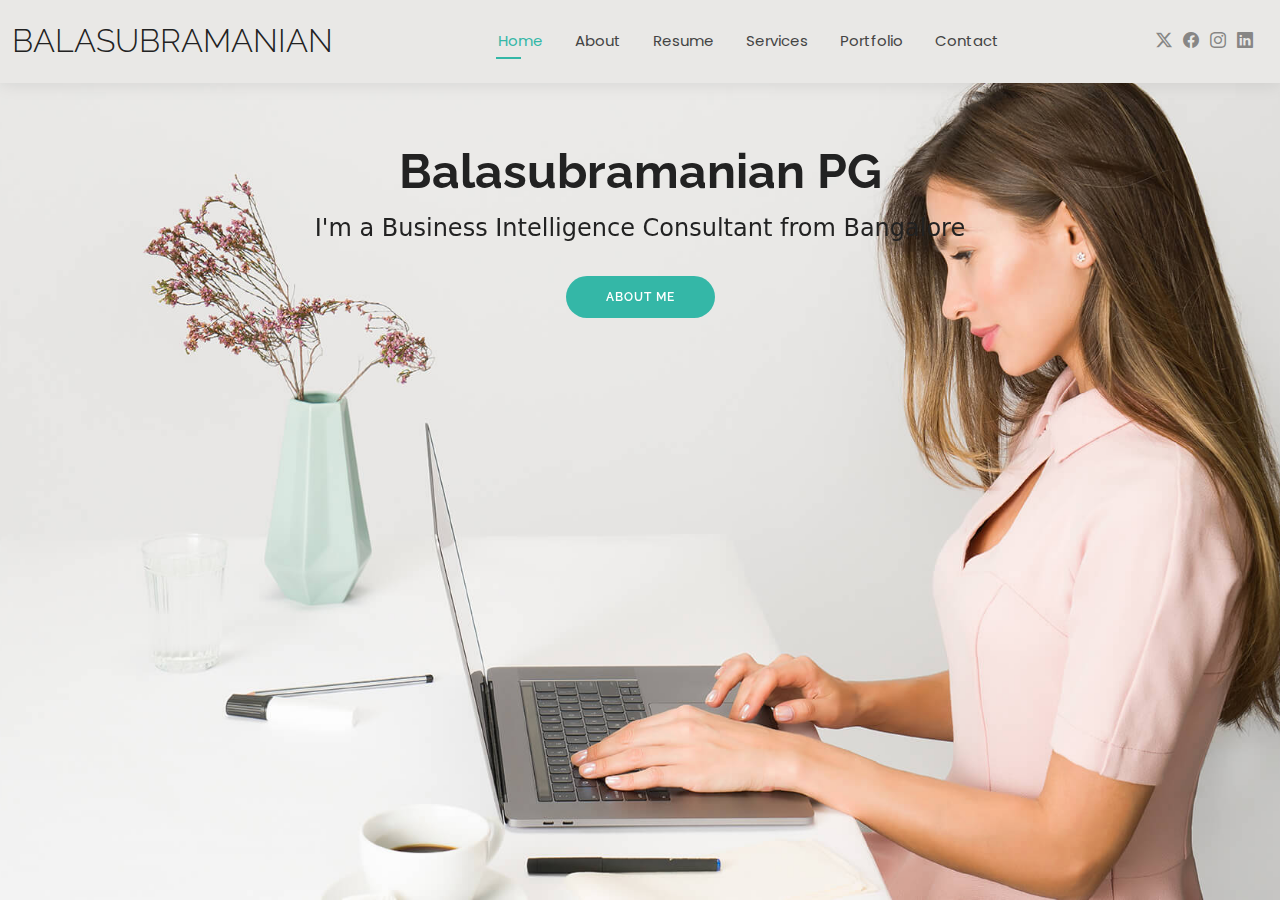
<file: My Portfolio Website/index.html>
<!DOCTYPE html>
<html lang="en">

<head>
  <meta charset="utf-8">
  <meta content="width=device-width, initial-scale=1.0" name="viewport">
  <title>Index - Kelly Bootstrap Template</title>
  <meta name="description" content="">
  <meta name="keywords" content="">

  <!-- Favicons -->
  <link href="assets/img/favicon.png" rel="icon">
  <link href="assets/img/apple-touch-icon.png" rel="apple-touch-icon">

  <!-- Fonts -->
  <link href="https://fonts.googleapis.com" rel="preconnect">
  <link href="https://fonts.gstatic.com" rel="preconnect" crossorigin>
  <link href="https://fonts.googleapis.com/css2?family=Roboto:ital,wght@0,100;0,300;0,400;0,500;0,700;0,900;1,100;1,300;1,400;1,500;1,700;1,900&family=Poppins:ital,wght@0,100;0,200;0,300;0,400;0,500;0,600;0,700;0,800;0,900;1,100;1,200;1,300;1,400;1,500;1,600;1,700;1,800;1,900&family=Raleway:ital,wght@0,100;0,200;0,300;0,400;0,500;0,600;0,700;0,800;0,900;1,100;1,200;1,300;1,400;1,500;1,600;1,700;1,800;1,900&display=swap" rel="stylesheet">

  <!-- Vendor CSS Files -->
  <link href="assets/vendor/bootstrap/css/bootstrap.min.css" rel="stylesheet">
  <link href="assets/vendor/bootstrap-icons/bootstrap-icons.css" rel="stylesheet">
  <link href="assets/vendor/aos/aos.css" rel="stylesheet">
  <link href="assets/vendor/swiper/swiper-bundle.min.css" rel="stylesheet">
  <link href="assets/vendor/glightbox/css/glightbox.min.css" rel="stylesheet">

  <!-- Main CSS File -->
  <link href="assets/css/main.css" rel="stylesheet">

  <!-- =======================================================
  * Template Name: Kelly
  * Template URL: https://bootstrapmade.com/kelly-free-bootstrap-cv-resume-html-template/
  * Updated: Aug 07 2024 with Bootstrap v5.3.3
  * Author: BootstrapMade.com
  * License: https://bootstrapmade.com/license/
  ======================================================== -->
</head>

<body class="index-page">

  <header id="header" class="header d-flex align-items-center light-background sticky-top">
    <div class="container-fluid position-relative d-flex align-items-center justify-content-between">

      <a href="index.html" class="logo d-flex align-items-center me-auto me-xl-0">
        <!-- Uncomment the line below if you also wish to use an image logo -->
        <!-- <img src="assets/img/logo.png" alt=""> -->
        <h1 class="sitename">Balasubramanian</h1>
      </a>

      <nav id="navmenu" class="navmenu">
        <ul>
          <li><a href="index.html" class="active">Home</a></li>
          <li><a href="about.html">About</a></li>
          <li><a href="resume.html">Resume</a></li>
          <li><a href="services.html">Services</a></li>
          <li><a href="portfolio.html">Portfolio</a></li>
          <li><a href="contact.html">Contact</a></li>
        </ul>
        <i class="mobile-nav-toggle d-xl-none bi bi-list"></i>
      </nav>

      <div class="header-social-links">
        <a href="#" class="twitter"><i class="bi bi-twitter-x"></i></a>
        <a href="#" class="facebook"><i class="bi bi-facebook"></i></a>
        <a href="#" class="instagram"><i class="bi bi-instagram"></i></a>
        <a href="#" class="linkedin"><i class="bi bi-linkedin"></i></a>
      </div>

    </div>
  </header>

  <main class="main">

    <!-- Hero Section -->
    <section id="hero" class="hero section">

      <img src="assets/img/hero-bg.jpg" alt="" data-aos="fade-in">

      <div class="container text-center" data-aos="zoom-out" data-aos-delay="100">
        <div class="row justify-content-center">
          <div class="col-lg-8">
            <h2>Balasubramanian PG</h2>
            <p>I'm a Business Intelligence Consultant from Bangalore</p>
            <a href="about.html" class="btn-get-started">About Me</a>
          </div>
        </div>
      </div>

    </section><!-- /Hero Section -->

  </main>

  <footer id="footer" class="footer light-background">

    <div class="container">
      <div class="copyright text-center ">
        <p>© <span>Copyright</span> <strong class="px-1 sitename">Kelly</strong> <span>All Rights Reserved<br></span></p>
      </div>
      <div class="social-links d-flex justify-content-center">
        <a href=""><i class="bi bi-twitter-x"></i></a>
        <a href=""><i class="bi bi-facebook"></i></a>
        <a href=""><i class="bi bi-instagram"></i></a>
        <a href=""><i class="bi bi-linkedin"></i></a>
      </div>
      <div class="credits">
        <!-- All the links in the footer should remain intact. -->
        <!-- You can delete the links only if you've purchased the pro version. -->
        <!-- Licensing information: https://bootstrapmade.com/license/ -->
        <!-- Purchase the pro version with working PHP/AJAX contact form: [buy-url] -->
        Designed by <a href="https://bootstrapmade.com/">BootstrapMade</a> Distributed by <a href=“https://themewagon.com>ThemeWagon
      </div>
    </div>

  </footer>

  <!-- Scroll Top -->
  <a href="#" id="scroll-top" class="scroll-top d-flex align-items-center justify-content-center"><i class="bi bi-arrow-up-short"></i></a>

  <!-- Preloader -->
  <div id="preloader"></div>

  <!-- Vendor JS Files -->
  <script src="assets/vendor/bootstrap/js/bootstrap.bundle.min.js"></script>
  <script src="assets/vendor/php-email-form/validate.js"></script>
  <script src="assets/vendor/aos/aos.js"></script>
  <script src="assets/vendor/waypoints/noframework.waypoints.js"></script>
  <script src="assets/vendor/purecounter/purecounter_vanilla.js"></script>
  <script src="assets/vendor/swiper/swiper-bundle.min.js"></script>
  <script src="assets/vendor/glightbox/js/glightbox.min.js"></script>
  <script src="assets/vendor/imagesloaded/imagesloaded.pkgd.min.js"></script>
  <script src="assets/vendor/isotope-layout/isotope.pkgd.min.js"></script>

  <!-- Main JS File -->
  <script src="assets/js/main.js"></script>

</body>

</html>
</file>
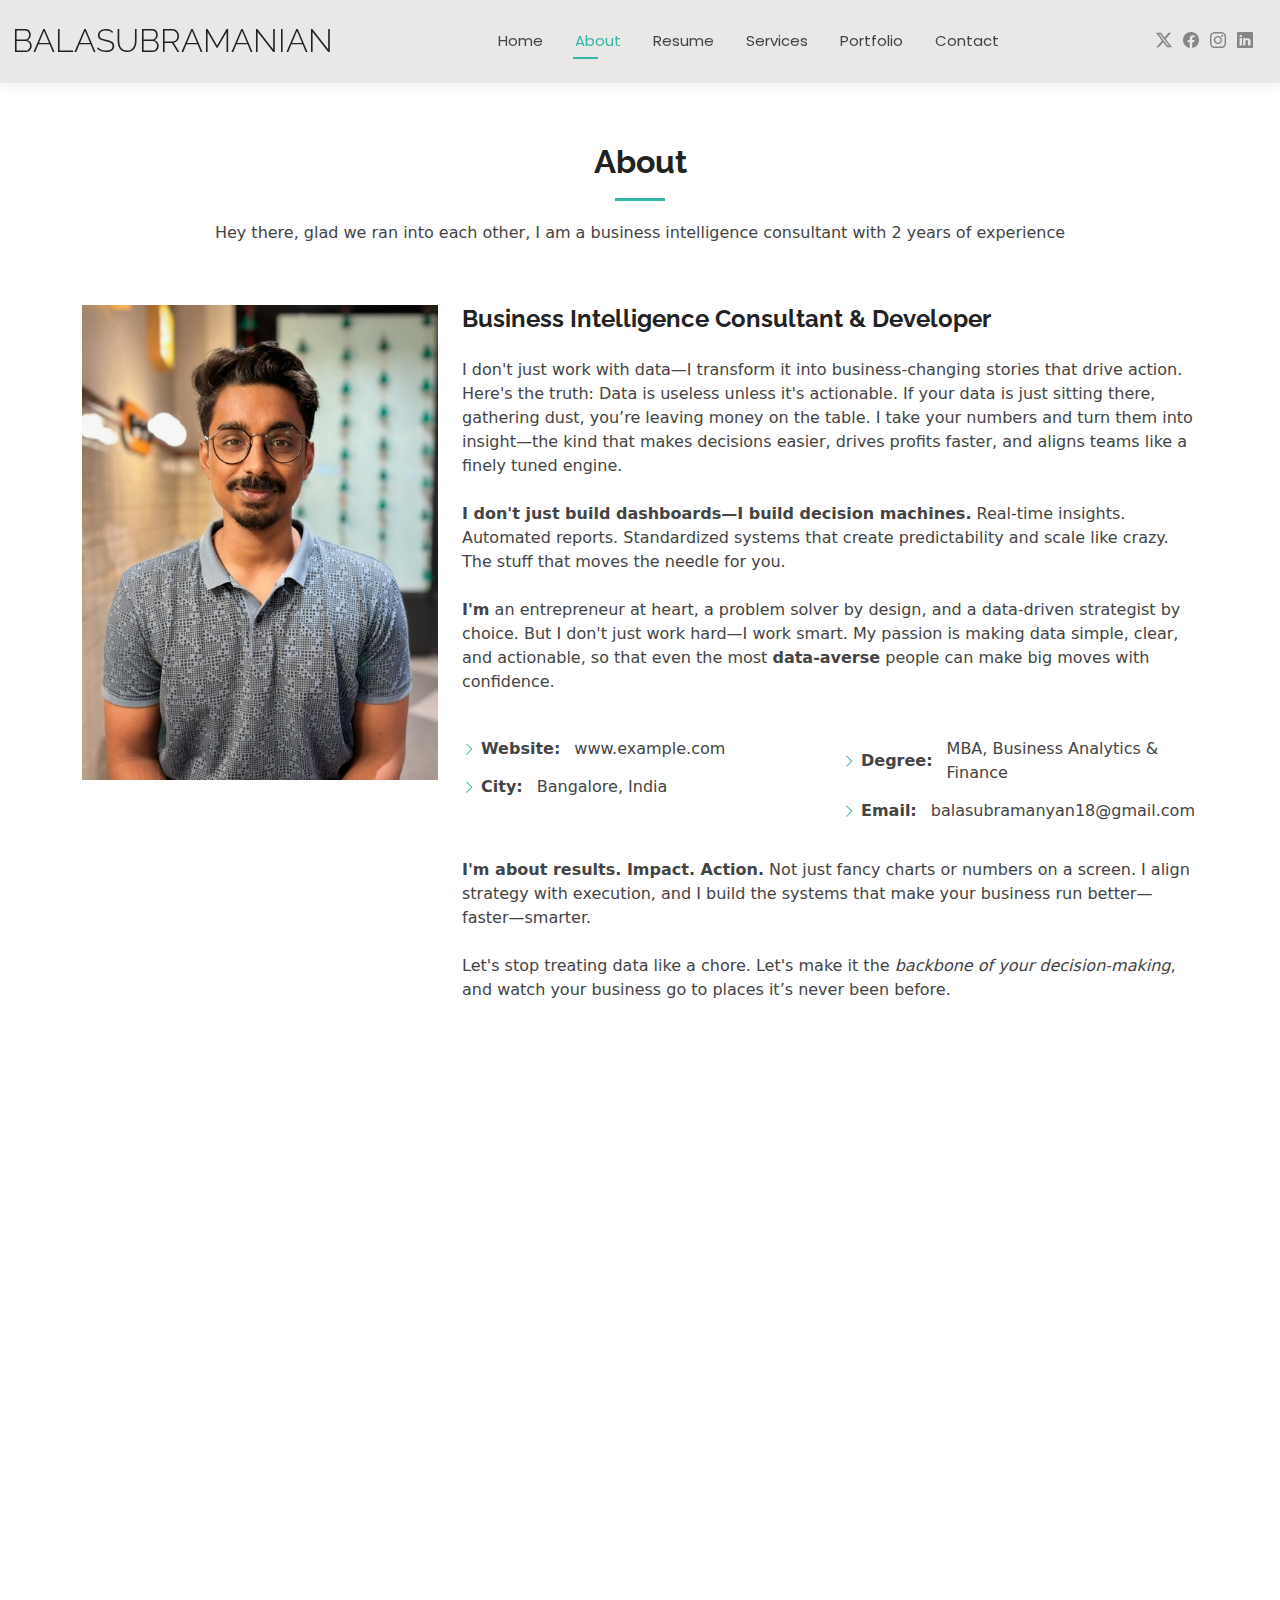
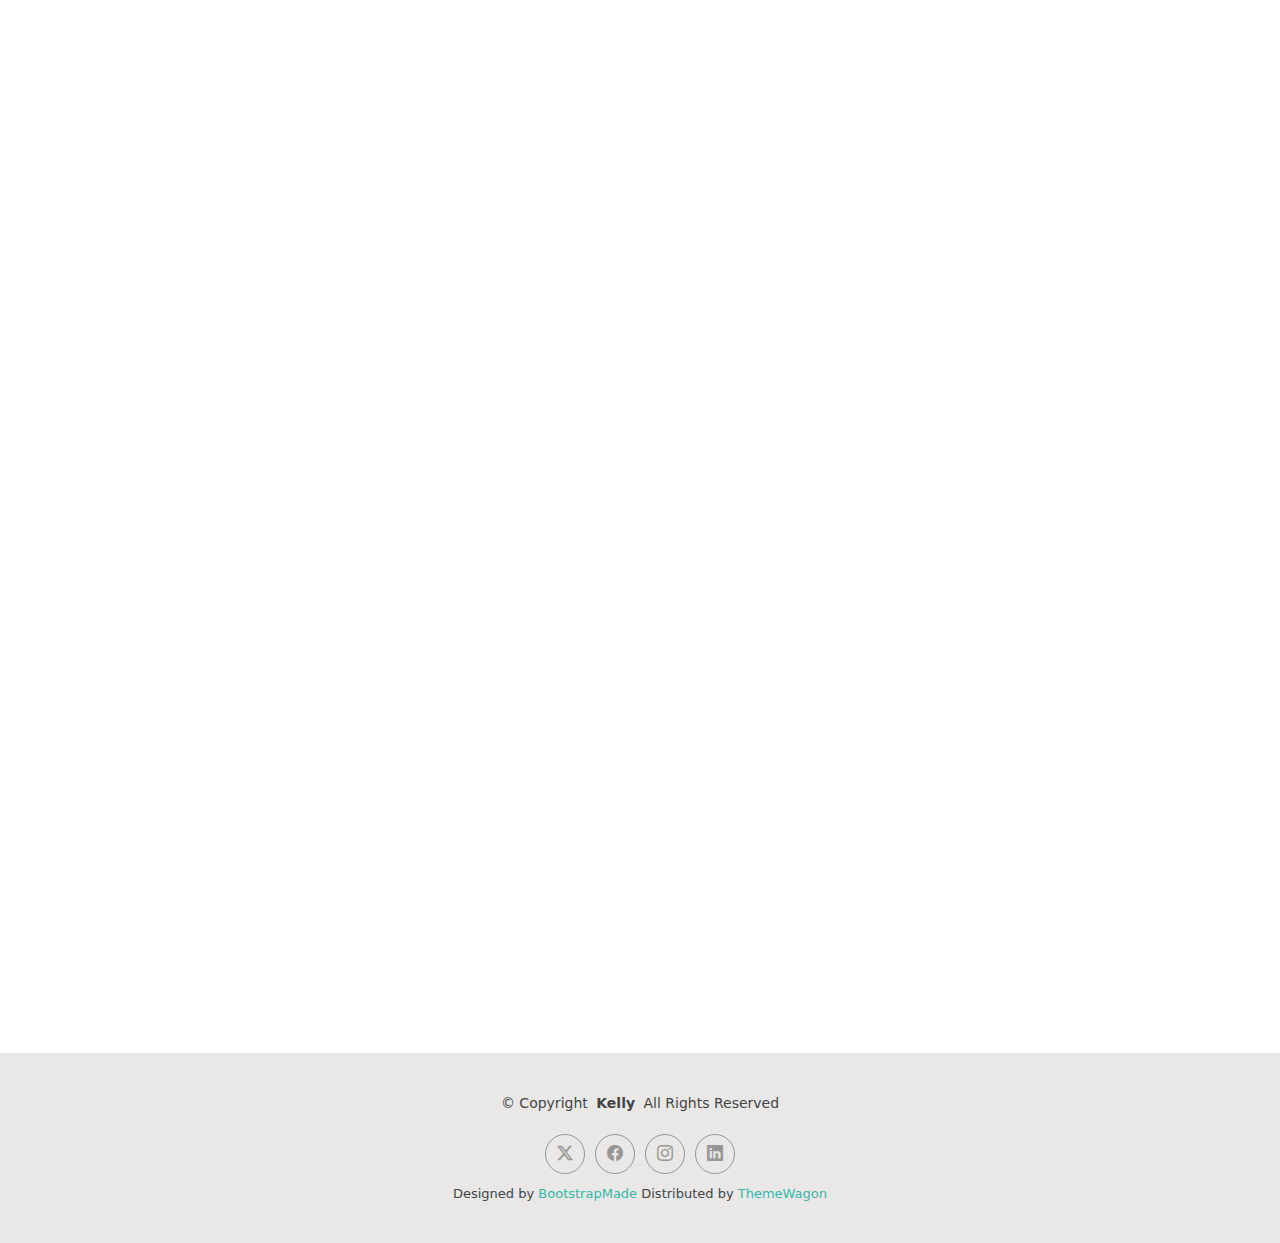
<file: about.html>
<!DOCTYPE html>
<html lang="en">

<head>
  <meta charset="utf-8">
  <meta content="width=device-width, initial-scale=1.0" name="viewport">
  <title>About Me</title>
  <meta name="description" content="">
  <meta name="keywords" content="">

  <!-- Favicons -->
  <link href="assets/img/favicon.png" rel="icon">
  <link href="assets/img/apple-touch-icon.png" rel="apple-touch-icon">

  <!-- Fonts -->
  <link href="https://fonts.googleapis.com" rel="preconnect">
  <link href="https://fonts.gstatic.com" rel="preconnect" crossorigin>
  <link href="https://fonts.googleapis.com/css2?family=Roboto:ital,wght@0,100;0,300;0,400;0,500;0,700;0,900;1,100;1,300;1,400;1,500;1,700;1,900&family=Poppins:ital,wght@0,100;0,200;0,300;0,400;0,500;0,600;0,700;0,800;0,900;1,100;1,200;1,300;1,400;1,500;1,600;1,700;1,800;1,900&family=Raleway:ital,wght@0,100;0,200;0,300;0,400;0,500;0,600;0,700;0,800;0,900;1,100;1,200;1,300;1,400;1,500;1,600;1,700;1,800;1,900&display=swap" rel="stylesheet">

  <!-- Vendor CSS Files -->
  <link href="assets/vendor/bootstrap/css/bootstrap.min.css" rel="stylesheet">
  <link href="assets/vendor/bootstrap-icons/bootstrap-icons.css" rel="stylesheet">
  <link href="assets/vendor/aos/aos.css" rel="stylesheet">
  <link href="assets/vendor/swiper/swiper-bundle.min.css" rel="stylesheet">
  <link href="assets/vendor/glightbox/css/glightbox.min.css" rel="stylesheet">

  <!-- Main CSS File -->
  <link href="assets/css/main.css" rel="stylesheet">

  <!-- =======================================================
  * Template Name: Kelly
  * Template URL: https://bootstrapmade.com/kelly-free-bootstrap-cv-resume-html-template/
  * Updated: Aug 07 2024 with Bootstrap v5.3.3
  * Author: BootstrapMade.com
  * License: https://bootstrapmade.com/license/
  ======================================================== -->
</head>

<body class="about-page">

  <header id="header" class="header d-flex align-items-center light-background sticky-top">
    <div class="container-fluid position-relative d-flex align-items-center justify-content-between">

      <a href="index.html" class="logo d-flex align-items-center me-auto me-xl-0">
        <!-- Uncomment the line below if you also wish to use an image logo -->
        <!-- <img src="assets/img/logo.png" alt=""> -->
        <h1 class="sitename">Balasubramanian</h1>
      </a>

      <nav id="navmenu" class="navmenu">
        <ul>
          <li><a href="index.html">Home</a></li>
          <li><a href="about.html" class="active">About</a></li>
          <li><a href="resume.html">Resume</a></li>
          <li><a href="services.html">Services</a></li>
          <li><a href="portfolio.html">Portfolio</a></li>
          <li><a href="contact.html">Contact</a></li>
        </ul>
        <i class="mobile-nav-toggle d-xl-none bi bi-list"></i>
      </nav>

      <div class="header-social-links">
        <a href="#" class="twitter"><i class="bi bi-twitter-x"></i></a>
        <a href="#" class="facebook"><i class="bi bi-facebook"></i></a>
        <a href="#" class="instagram"><i class="bi bi-instagram"></i></a>
        <a href="#" class="linkedin"><i class="bi bi-linkedin"></i></a>
      </div>

    </div>
  </header>

  <main class="main">

    <!-- About Section -->
    <section id="about" class="about section">

      <!-- Section Title -->
      <div class="container section-title" data-aos="fade-up">
        <h2>About</h2>
        <p>Hey there, glad we ran into each other, I am a business intelligence consultant with 2 years of experience</p>
      </div><!-- End Section Title -->

      <div class="container" data-aos="fade-up" data-aos-delay="100">

        <div class="row gy-4 justify-content-center">
          <div class="col-lg-4">
            <img src="assets/img/profile-img.jpeg" class="img-fluid" alt="">
          </div>
          <div class="col-lg-8 content">
            <h2>Business Intelligence Consultant & Developer</h2>
            <p class="py-3">
              I don't just work with data—I transform it into business-changing stories that drive action.
              Here's the truth: Data is useless unless it's actionable. If your data is just sitting there, gathering dust, you’re leaving money on the table.
              I take your numbers and turn them into insight—the kind that makes decisions easier, drives profits faster, and aligns teams like a finely tuned engine.
              <br><br>
              <strong>I don't just build dashboards—I build decision machines.</strong> Real-time insights. Automated reports. Standardized systems that create predictability and scale like crazy. The stuff that moves the needle for you.
              <br><br>
              <strong>I'm</strong> an entrepreneur at heart, a problem solver by design, and a data-driven strategist by choice. But I don't just work hard—I work smart. My passion is making data simple, clear, and actionable, so that even the most <strong>data-averse</strong> people can make big moves with confidence.
              <br><br>
            </p>
            <div class="row">
              <div class="col-lg-6">
                <ul>
                  <li><i class="bi bi-chevron-right"></i> <strong>Website:</strong> <span>www.example.com</span></li>
                  <li><i class="bi bi-chevron-right"></i> <strong>City:</strong> <span>Bangalore, India</span></li>
                </ul>
              </div>
              <div class="col-lg-6">
                <ul>
                  <li><i class="bi bi-chevron-right"></i> <strong>Degree:</strong> <span>MBA, Business Analytics & Finance </span></li>
                  <li><i class="bi bi-chevron-right"></i> <strong>Email:</strong> <span>balasubramanyan18@gmail.com</span></li>
                </ul>
              </div>
            </div>
            <p class="py-3">
              <strong>I'm about results. Impact. Action.</strong> Not just fancy charts or numbers on a screen. I align strategy with execution, and I build the systems that make your business run better—faster—smarter.
              <br><br>
              Let's stop treating data like a chore. Let's make it the <em>backbone of your decision-making</em>, and watch your business go to places it’s never been before.
            </p>
          </div>
        </div>

    </section><!-- /About Section -->

    <!-- Skills Section -->
    <section id="skills" class="skills section">

      <!-- Section Title -->
      <div class="container section-title" data-aos="fade-up">
        <h2>Skills</h2>
        <p>These are tools that I use on a day to day basis</p>
      </div><!-- End Section Title -->

      <div class="container" data-aos="fade-up" data-aos-delay="100">

        <div class="row skills-content skills-animation">

          <div class="col-lg-6">

            <div class="progress">
              <span class="skill"><span>Power BI</span> <i class="val">100%</i></span>
              <div class="progress-bar-wrap">
                <div class="progress-bar" role="progressbar" aria-valuenow="100" aria-valuemin="0" aria-valuemax="100"></div>
              </div>
            </div><!-- End Skills Item -->

            <div class="progress">
              <span class="skill"><span>SQL</span> <i class="val">90%</i></span>
              <div class="progress-bar-wrap">
                <div class="progress-bar" role="progressbar" aria-valuenow="90" aria-valuemin="0" aria-valuemax="100"></div>
              </div>
            </div><!-- End Skills Item -->

            <div class="progress">
              <span class="skill"><span>Advanced Excel</span> <i class="val">90%</i></span>
              <div class="progress-bar-wrap">
                <div class="progress-bar" role="progressbar" aria-valuenow="75" aria-valuemin="0" aria-valuemax="100"></div>
              </div>
            </div><!-- End Skills Item -->

          </div>

          <div class="col-lg-6">

            <div class="progress">
              <span class="skill"><span>Power Automate</span> <i class="val">80%</i></span>
              <div class="progress-bar-wrap">
                <div class="progress-bar" role="progressbar" aria-valuenow="80" aria-valuemin="0" aria-valuemax="100"></div>
              </div>
            </div><!-- End Skills Item -->

            <div class="progress">
              <span class="skill"><span>Power Apps</span> <i class="val">90%</i></span>
              <div class="progress-bar-wrap">
                <div class="progress-bar" role="progressbar" aria-valuenow="90" aria-valuemin="0" aria-valuemax="100"></div>
              </div>
            </div><!-- End Skills Item -->

            <div class="progress">
              <span class="skill"><span>MS Office</span> <i class="val">90%</i></span>
              <div class="progress-bar-wrap">
                <div class="progress-bar" role="progressbar" aria-valuenow="55" aria-valuemin="0" aria-valuemax="100"></div>
              </div>
            </div><!-- End Skills Item -->

          </div>

        </div>

      </div>

    </section><!-- /Skills Section -->

    <!-- Stats Section -->
    <section id="stats" class="stats section">

      <!-- Section Title -->
      <div class="container section-title" data-aos="fade-up">
        <h2>My Achievements</h2>
        <p>Here’s a snapshot of where I am now:</p>
      </div><!-- End Section Title -->

      <div class="container" data-aos="fade-up" data-aos-delay="100">

        <div class="row gy-4">

          <div class="col-lg-3 col-md-6">
            <div class="stats-item text-center w-100 h-100">
              <span data-purecounter-start="0" data-purecounter-end="117" data-purecounter-duration="1" class="purecounter"></span>
              <p>Certifications</p>
            </div>
          </div><!-- End Stats Item -->

          <div class="col-lg-3 col-md-6">
            <div class="stats-item text-center w-100 h-100">
              <span data-purecounter-start="0" data-purecounter-end="521" data-purecounter-duration="1" class="purecounter"></span>
              <p>Projects</p>
            </div>
          </div><!-- End Stats Item -->

          <div class="col-lg-3 col-md-6">
            <div class="stats-item text-center w-100 h-100">
              <span data-purecounter-start="0" data-purecounter-end="1453" data-purecounter-duration="1" class="purecounter"></span>
              <p>Hours Of Support</p>
            </div>
          </div><!-- End Stats Item -->

          <div class="col-lg-3 col-md-6">
            <div class="stats-item text-center w-100 h-100">
              <span data-purecounter-start="0" data-purecounter-end="19" data-purecounter-duration="1" class="purecounter"></span>
              <p>Industries Worked Across</p>
            </div>
          </div><!-- End Stats Item -->

        </div>

      </div>

    </section><!-- /Stats Section -->

    <!-- Testimonials Section -->
    <section id="testimonials" class="testimonials section">

      <!-- Section Title -->
      <div class="container section-title" data-aos="fade-up">
        <h2>Professional Licenses</h2>
        <p>These are the professional licenses that I acquired</p>
      </div><!-- End Section Title -->

      <div class="container" data-aos="fade-up" data-aos-delay="100">

        <div class="swiper init-swiper">
          <script type="application/json" class="swiper-config">
            {
              "loop": true,
              "speed": 450,
              "autoplay": {
                "delay": 5000
              },
              "slidesPerView": "auto",
              "pagination": {
                "el": ".swiper-pagination",
                "type": "bullets",
                "clickable": true
              }
            }
          </script>
          <div class="swiper-wrapper">

            <div class="swiper-slide">
              <div class="testimonial-item">
                <img src="assets/img/testimonials/testimonials-1.jpg" class="testimonial-img" alt="">
                <h3>Saul Goodman</h3>
                <h4>Ceo &amp; Founder</h4>
                <div class="stars">
                  <i class="bi bi-star-fill"></i><i class="bi bi-star-fill"></i><i class="bi bi-star-fill"></i><i class="bi bi-star-fill"></i><i class="bi bi-star-fill"></i>
                </div>
                <p>
                  <i class="bi bi-quote quote-icon-left"></i>
                  <span>Proin iaculis purus consequat sem cure digni ssim donec porttitora entum suscipit rhoncus. Accusantium quam, ultricies eget id, aliquam eget nibh et. Maecen aliquam, risus at semper.</span>
                  <i class="bi bi-quote quote-icon-right"></i>
                </p>
              </div>
            </div><!-- End testimonial item -->

            <div class="swiper-slide">
              <div class="testimonial-item">
                <img src="assets/img/testimonials/testimonials-2.jpg" class="testimonial-img" alt="">
                <h3>Sara Wilsson</h3>
                <h4>Designer</h4>
                <div class="stars">
                  <i class="bi bi-star-fill"></i><i class="bi bi-star-fill"></i><i class="bi bi-star-fill"></i><i class="bi bi-star-fill"></i><i class="bi bi-star-fill"></i>
                </div>
                <p>
                  <i class="bi bi-quote quote-icon-left"></i>
                  <span>Export tempor illum tamen malis malis eram quae irure esse labore quem cillum quid cillum eram malis quorum velit fore eram velit sunt aliqua noster fugiat irure amet legam anim culpa.</span>
                  <i class="bi bi-quote quote-icon-right"></i>
                </p>
              </div>
            </div><!-- End testimonial item -->

            <div class="swiper-slide">
              <div class="testimonial-item">
                <img src="assets/img/testimonials/testimonials-3.jpg" class="testimonial-img" alt="">
                <h3>Jena Karlis</h3>
                <h4>Store Owner</h4>
                <div class="stars">
                  <i class="bi bi-star-fill"></i><i class="bi bi-star-fill"></i><i class="bi bi-star-fill"></i><i class="bi bi-star-fill"></i><i class="bi bi-star-fill"></i>
                </div>
                <p>
                  <i class="bi bi-quote quote-icon-left"></i>
                  <span>Enim nisi quem export duis labore cillum quae magna enim sint quorum nulla quem veniam duis minim tempor labore quem eram duis noster aute amet eram fore quis sint minim.</span>
                  <i class="bi bi-quote quote-icon-right"></i>
                </p>
              </div>
            </div><!-- End testimonial item -->

            <div class="swiper-slide">
              <div class="testimonial-item">
                <img src="assets/img/testimonials/testimonials-4.jpg" class="testimonial-img" alt="">
                <h3>Matt Brandon</h3>
                <h4>Freelancer</h4>
                <div class="stars">
                  <i class="bi bi-star-fill"></i><i class="bi bi-star-fill"></i><i class="bi bi-star-fill"></i><i class="bi bi-star-fill"></i><i class="bi bi-star-fill"></i>
                </div>
                <p>
                  <i class="bi bi-quote quote-icon-left"></i>
                  <span>Fugiat enim eram quae cillum dolore dolor amet nulla culpa multos export minim fugiat minim velit minim dolor enim duis veniam ipsum anim magna sunt elit fore quem dolore labore illum veniam.</span>
                  <i class="bi bi-quote quote-icon-right"></i>
                </p>
              </div>
            </div><!-- End testimonial item -->

            <div class="swiper-slide">
              <div class="testimonial-item">
                <img src="assets/img/testimonials/testimonials-5.jpg" class="testimonial-img" alt="">
                <h3>John Larson</h3>
                <h4>Entrepreneur</h4>
                <div class="stars">
                  <i class="bi bi-star-fill"></i><i class="bi bi-star-fill"></i><i class="bi bi-star-fill"></i><i class="bi bi-star-fill"></i><i class="bi bi-star-fill"></i>
                </div>
                <p>
                  <i class="bi bi-quote quote-icon-left"></i>
                  <span>Quis quorum aliqua sint quem legam fore sunt eram irure aliqua veniam tempor noster veniam enim culpa labore duis sunt culpa nulla illum cillum fugiat legam esse veniam culpa fore nisi cillum quid.</span>
                  <i class="bi bi-quote quote-icon-right"></i>
                </p>
              </div>
            </div><!-- End testimonial item -->

          </div>
          <div class="swiper-pagination"></div>
        </div>

      </div>

    </section><!-- /Testimonials Section -->

  </main>

  <footer id="footer" class="footer light-background">

    <div class="container">
      <div class="copyright text-center ">
        <p>© <span>Copyright</span> <strong class="px-1 sitename">Kelly</strong> <span>All Rights Reserved<br></span></p>
      </div>
      <div class="social-links d-flex justify-content-center">
        <a href=""><i class="bi bi-twitter-x"></i></a>
        <a href=""><i class="bi bi-facebook"></i></a>
        <a href=""><i class="bi bi-instagram"></i></a>
        <a href=""><i class="bi bi-linkedin"></i></a>
      </div>
      <div class="credits">
        <!-- All the links in the footer should remain intact. -->
        <!-- You can delete the links only if you've purchased the pro version. -->
        <!-- Licensing information: https://bootstrapmade.com/license/ -->
        <!-- Purchase the pro version with working PHP/AJAX contact form: [buy-url] -->
        Designed by <a href="https://bootstrapmade.com/">BootstrapMade</a> Distributed by <a href=“https://themewagon.com>ThemeWagon
      </div>
    </div>

  </footer>

  <!-- Scroll Top -->
  <a href="#" id="scroll-top" class="scroll-top d-flex align-items-center justify-content-center"><i class="bi bi-arrow-up-short"></i></a>

  <!-- Preloader -->
  <div id="preloader"></div>

  <!-- Vendor JS Files -->
  <script src="assets/vendor/bootstrap/js/bootstrap.bundle.min.js"></script>
  <script src="assets/vendor/php-email-form/validate.js"></script>
  <script src="assets/vendor/aos/aos.js"></script>
  <script src="assets/vendor/waypoints/noframework.waypoints.js"></script>
  <script src="assets/vendor/purecounter/purecounter_vanilla.js"></script>
  <script src="assets/vendor/swiper/swiper-bundle.min.js"></script>
  <script src="assets/vendor/glightbox/js/glightbox.min.js"></script>
  <script src="assets/vendor/imagesloaded/imagesloaded.pkgd.min.js"></script>
  <script src="assets/vendor/isotope-layout/isotope.pkgd.min.js"></script>

  <!-- Main JS File -->
  <script src="assets/js/main.js"></script>

</body>

</html>
</file>
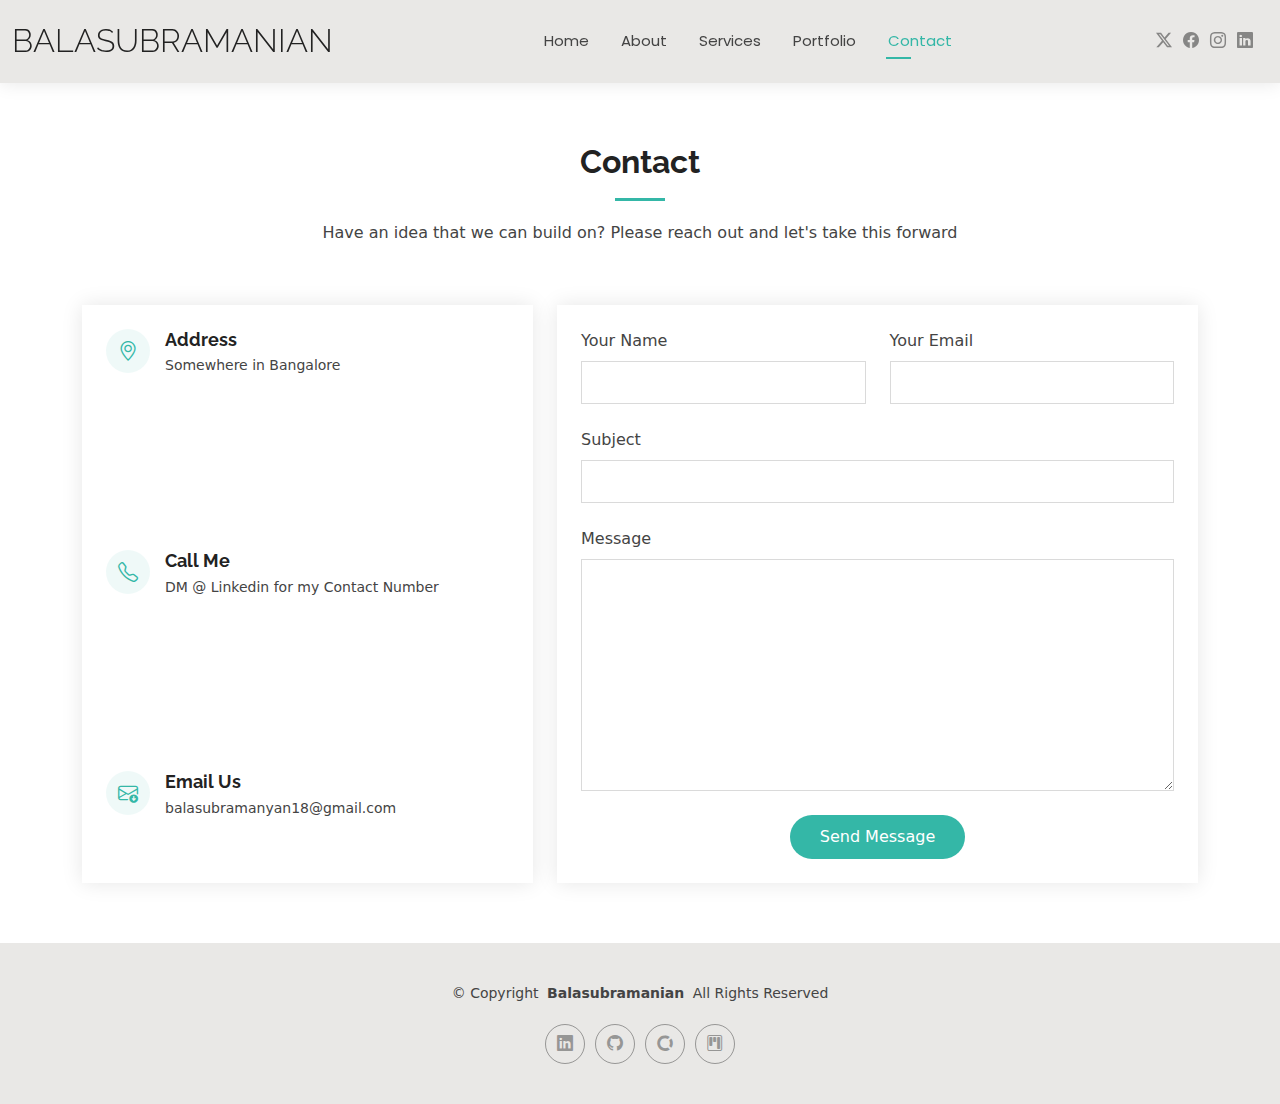
<file: contact.html>
<!DOCTYPE html>
<html lang="en">

<head>
  <meta charset="utf-8">
  <meta content="width=device-width, initial-scale=1.0" name="viewport">
  <title>Contact Me</title>
  <meta name="description" content="">
  <meta name="keywords" content="">

  <!-- Favicons -->
  <link href="assets/img/favicon.png" rel="icon">
  <link href="assets/img/apple-touch-icon.png" rel="apple-touch-icon">

  <!-- Fonts -->
  <link href="https://fonts.googleapis.com" rel="preconnect">
  <link href="https://fonts.gstatic.com" rel="preconnect" crossorigin>
  <link href="https://fonts.googleapis.com/css2?family=Roboto:ital,wght@0,100;0,300;0,400;0,500;0,700;0,900;1,100;1,300;1,400;1,500;1,700;1,900&family=Poppins:ital,wght@0,100;0,200;0,300;0,400;0,500;0,600;0,700;0,800;0,900;1,100;1,200;1,300;1,400;1,500;1,600;1,700;1,800;1,900&family=Raleway:ital,wght@0,100;0,200;0,300;0,400;0,500;0,600;0,700;0,800;0,900;1,100;1,200;1,300;1,400;1,500;1,600;1,700;1,800;1,900&display=swap" rel="stylesheet">

  <!-- Vendor CSS Files -->
  <link href="assets/vendor/bootstrap/css/bootstrap.min.css" rel="stylesheet">
  <link href="assets/vendor/bootstrap-icons/bootstrap-icons.css" rel="stylesheet">
  <link href="assets/vendor/aos/aos.css" rel="stylesheet">
  <link href="assets/vendor/swiper/swiper-bundle.min.css" rel="stylesheet">
  <link href="assets/vendor/glightbox/css/glightbox.min.css" rel="stylesheet">

  <!-- Main CSS File -->
  <link href="assets/css/main.css" rel="stylesheet">

  <!-- =======================================================
  * Template Name: Kelly
  * Template URL: https://bootstrapmade.com/kelly-free-bootstrap-cv-resume-html-template/
  * Updated: Aug 07 2024 with Bootstrap v5.3.3
  * Author: BootstrapMade.com
  * License: https://bootstrapmade.com/license/
  ======================================================== -->
</head>

<body class="contact-page">

  <header id="header" class="header d-flex align-items-center light-background sticky-top">
    <div class="container-fluid position-relative d-flex align-items-center justify-content-between">

      <a href="index.html" class="logo d-flex align-items-center me-auto me-xl-0">
        <!-- Uncomment the line below if you also wish to use an image logo -->
        <!-- <img src="assets/img/logo.png" alt=""> -->
        <h1 class="sitename">Balasubramanian</h1>
      </a>

      <nav id="navmenu" class="navmenu">
        <ul>
          <li><a href="index.html">Home</a></li>
          <li><a href="about.html">About</a></li>
          <li><a href="services.html">Services</a></li>
          <li><a href="portfolio.html">Portfolio</a></li>
          <li><a href="contact.html" class="active">Contact</a></li>
        </ul>
        <i class="mobile-nav-toggle d-xl-none bi bi-list"></i>
      </nav>

      <div class="header-social-links">
        <a href="#" class="twitter"><i class="bi bi-twitter-x"></i></a>
        <a href="#" class="facebook"><i class="bi bi-facebook"></i></a>
        <a href="#" class="instagram"><i class="bi bi-instagram"></i></a>
        <a href="#" class="linkedin"><i class="bi bi-linkedin"></i></a>
      </div>

    </div>
  </header>

  <main class="main">

    <!-- Contact Section -->
    <section id="contact" class="contact section">

      <!-- Section Title -->
      <div class="container section-title" data-aos="fade-up">
        <h2>Contact</h2>
        <p>Have an idea that we can build on? Please reach out and let's take this forward</p>
      </div><!-- End Section Title -->

      <div class="container" data-aos="fade-up" data-aos-delay="100">

        <div class="row gy-4">

          <!-- === Left Column === -->
          <div class="col-lg-5 d-flex flex-column">
            <div class="info-wrap flex-grow-1 d-flex flex-column justify-content-between p-4 h-100">

              <div class="info-item d-flex" data-aos="fade-up" data-aos-delay="200">
                <i class="bi bi-geo-alt flex-shrink-0"></i>
                <div>
                  <h3>Address</h3>
                  <p>Somewhere in Bangalore</p>
                </div>
              </div><!-- End Info Item -->

              <div class="info-item d-flex" data-aos="fade-up" data-aos-delay="300">
                <i class="bi bi-telephone flex-shrink-0"></i>
                <div>
                  <h3>Call Me</h3>
                  <p>DM @ Linkedin for my Contact Number</p>
                </div>
              </div><!-- End Info Item -->

              <div class="info-item d-flex" data-aos="fade-up" data-aos-delay="400">
                <i class="bi bi-envelope-arrow-down flex-shrink-0"></i>
                <div>
                  <h3>Email Us</h3>
                  <p>balasubramanyan18@gmail.com</p>
                </div>
              </div><!-- End Info Item -->

            </div>
          </div>
          <!-- === End Left Column === -->

          <!-- === Right Column (Form) === -->
          <div class="col-lg-7">
            <!-- The incorrect comment that was here previously has been removed -->
            <form action="forms/contact.php" method="post" class="php-email-form h-100 p-4" data-aos="fade-up" data-aos-delay="200">
              <div class="row gy-4">

                <div class="col-md-6">
                  <label for="name-field" class="pb-2">Your Name</label>
                  <input type="text" name="name" id="name-field" class="form-control" required="">
                </div>

                <div class="col-md-6">
                  <label for="email-field" class="pb-2">Your Email</label>
                  <input type="email" class="form-control" name="email" id="email-field" required="">
                </div>

                <div class="col-md-12">
                  <label for="subject-field" class="pb-2">Subject</label>
                  <input type="text" class="form-control" name="subject" id="subject-field" required="">
                </div>

                <div class="col-md-12">
                  <label for="message-field" class="pb-2">Message</label>
                  <textarea class="form-control" name="message" rows="10" id="message-field" required=""></textarea>
                </div>

                <div class="col-md-12 text-center">
                  <div class="loading">Loading</div>
                  <div class="error-message"></div>
                  <div class="sent-message">Your message has been sent. Thank you!</div>

                  <button type="submit">Send Message</button>
                </div>

              </div>
            </form>
          </div><!-- End Contact Form -->
          <!-- === End Right Column === -->

        </div>

      </div>

    </section><!-- /Contact Section -->

  </main>

  <footer id="footer" class="footer light-background">

    <div class="container">
      <div class="copyright text-center ">
        <p>© <span>Copyright</span> <strong class="px-1 sitename">Balasubramanian</strong> <span>All Rights Reserved<br></span></p>
      </div>
      <div class="social-links d-flex justify-content-center">
        <a href=""><i class="bi bi-linkedin"></i></a>
        <a href=""><i class="bi bi-github"></i></a>
        <a href=""><i class="bi bi-opencollective"></i></a>
        <a href=""><i class="bi bi-kanban"></i></a>

      </div>

    </div>

  </footer>

  <!-- Scroll Top -->
  <a href="#" id="scroll-top" class="scroll-top d-flex align-items-center justify-content-center"><i class="bi bi-arrow-up-short"></i></a>

  <!-- Preloader -->
  <div id="preloader"></div>

  <!-- Vendor JS Files -->
  <script src="assets/vendor/bootstrap/js/bootstrap.bundle.min.js"></script>
  <script src="assets/vendor/php-email-form/validate.js"></script>
  <script src="assets/vendor/aos/aos.js"></script>
  <script src="assets/vendor/waypoints/noframework.waypoints.js"></script>
  <script src="assets/vendor/purecounter/purecounter_vanilla.js"></script>
  <script src="assets/vendor/swiper/swiper-bundle.min.js"></script>
  <script src="assets/vendor/glightbox/js/glightbox.min.js"></script>
  <script src="assets/vendor/imagesloaded/imagesloaded.pkgd.min.js"></script>
  <script src="assets/vendor/isotope-layout/isotope.pkgd.min.js"></script>

  <!-- Main JS File -->
  <script src="assets/js/main.js"></script>

</body>

</html>
</file>
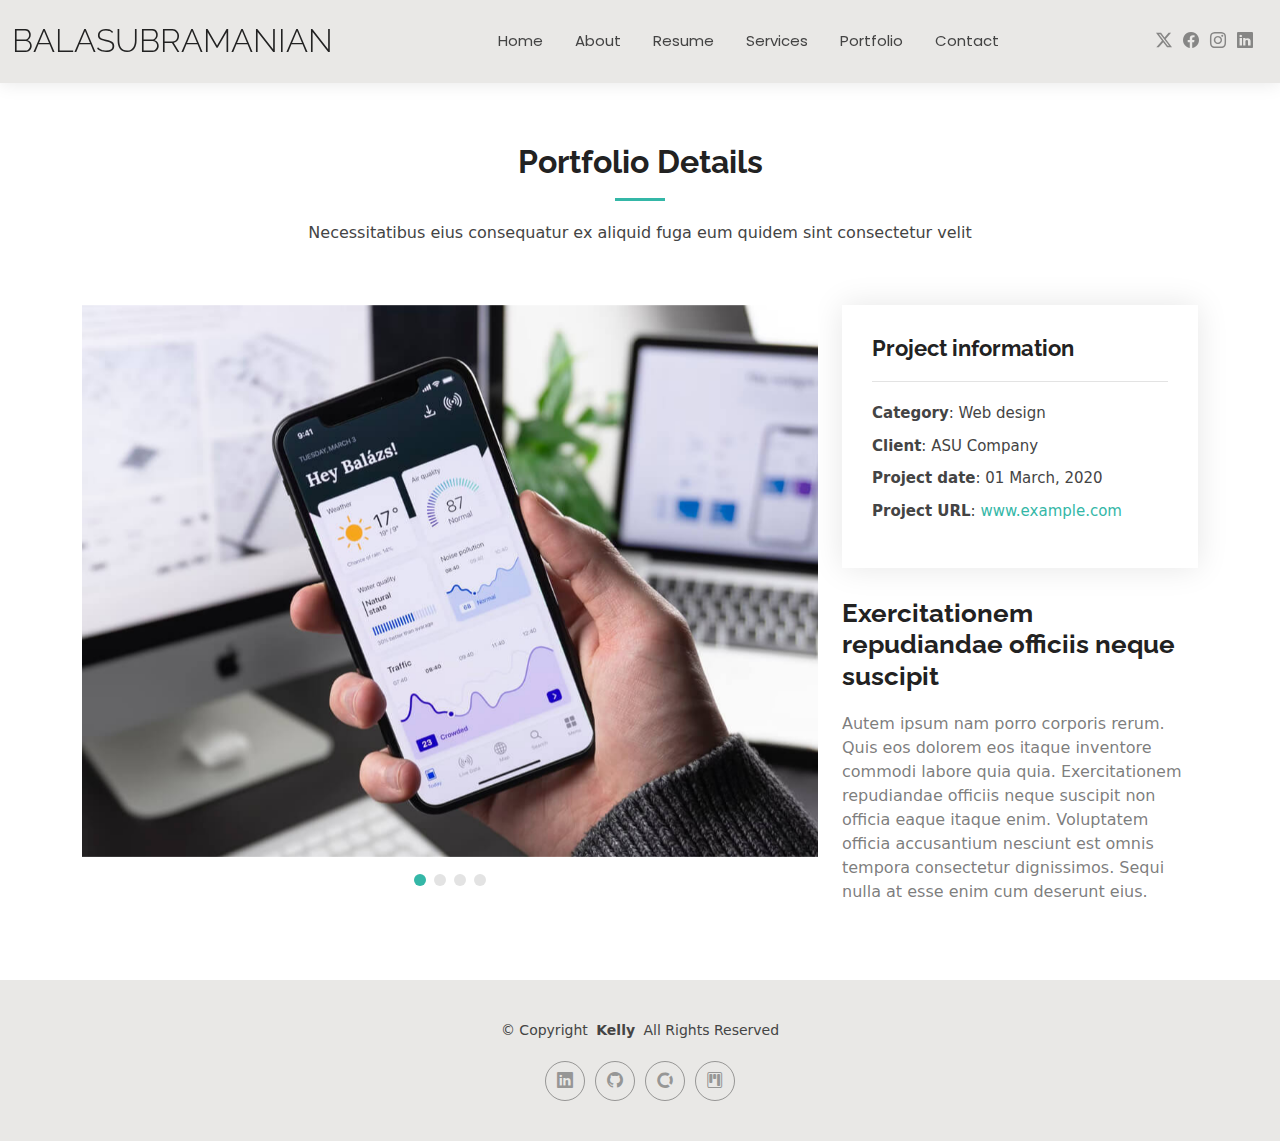
<file: portfolio-details.html>
<!DOCTYPE html>
<html lang="en">

<head>
  <meta charset="utf-8">
  <meta content="width=device-width, initial-scale=1.0" name="viewport">
  <title>Portfolio Details </title>
  <meta name="description" content="">
  <meta name="keywords" content="">

  <!-- Favicons -->
  <link href="assets/img/favicon.png" rel="icon">
  <link href="assets/img/apple-touch-icon.png" rel="apple-touch-icon">

  <!-- Fonts -->
  <link href="https://fonts.googleapis.com" rel="preconnect">
  <link href="https://fonts.gstatic.com" rel="preconnect" crossorigin>
  <link href="https://fonts.googleapis.com/css2?family=Roboto:ital,wght@0,100;0,300;0,400;0,500;0,700;0,900;1,100;1,300;1,400;1,500;1,700;1,900&family=Poppins:ital,wght@0,100;0,200;0,300;0,400;0,500;0,600;0,700;0,800;0,900;1,100;1,200;1,300;1,400;1,500;1,600;1,700;1,800;1,900&family=Raleway:ital,wght@0,100;0,200;0,300;0,400;0,500;0,600;0,700;0,800;0,900;1,100;1,200;1,300;1,400;1,500;1,600;1,700;1,800;1,900&display=swap" rel="stylesheet">

  <!-- Vendor CSS Files -->
  <link href="assets/vendor/bootstrap/css/bootstrap.min.css" rel="stylesheet">
  <link href="assets/vendor/bootstrap-icons/bootstrap-icons.css" rel="stylesheet">
  <link href="assets/vendor/aos/aos.css" rel="stylesheet">
  <link href="assets/vendor/swiper/swiper-bundle.min.css" rel="stylesheet">
  <link href="assets/vendor/glightbox/css/glightbox.min.css" rel="stylesheet">

  <!-- Main CSS File -->
  <link href="assets/css/main.css" rel="stylesheet">

  <!-- =======================================================
  * Template Name: Kelly
  * Template URL: https://bootstrapmade.com/kelly-free-bootstrap-cv-resume-html-template/
  * Updated: Aug 07 2024 with Bootstrap v5.3.3
  * Author: BootstrapMade.com
  * License: https://bootstrapmade.com/license/
  ======================================================== -->
</head>

<body class="portfolio-details-page">

  <header id="header" class="header d-flex align-items-center light-background sticky-top">
    <div class="container-fluid position-relative d-flex align-items-center justify-content-between">

      <a href="index.html" class="logo d-flex align-items-center me-auto me-xl-0">
        <!-- Uncomment the line below if you also wish to use an image logo -->
        <!-- <img src="assets/img/logo.png" alt=""> -->
        <h1 class="sitename">Balasubramanian</h1>
      </a>

      <nav id="navmenu" class="navmenu">
        <ul>
          <li><a href="index.html">Home</a></li>
          <li><a href="about.html">About</a></li>
          <li><a href="resume.html">Resume</a></li>
          <li><a href="services.html">Services</a></li>
          <li><a href="portfolio.html">Portfolio</a></li>
          <li><a href="contact.html">Contact</a></li>
        </ul>
        <i class="mobile-nav-toggle d-xl-none bi bi-list"></i>
      </nav>

      <div class="header-social-links">
        <a href="#" class="twitter"><i class="bi bi-twitter-x"></i></a>
        <a href="#" class="facebook"><i class="bi bi-facebook"></i></a>
        <a href="#" class="instagram"><i class="bi bi-instagram"></i></a>
        <a href="#" class="linkedin"><i class="bi bi-linkedin"></i></a>
      </div>

    </div>
  </header>

  <main class="main">

    <!-- Portfolio Details Section -->
    <section id="portfolio-details" class="portfolio-details section">

      <!-- Section Title -->
      <div class="container section-title" data-aos="fade-up">
        <h2>Portfolio Details</h2>
        <p>Necessitatibus eius consequatur ex aliquid fuga eum quidem sint consectetur velit</p>
      </div><!-- End Section Title -->

      <div class="container" data-aos="fade-up" data-aos-delay="100">

        <div class="row gy-4">

          <div class="col-lg-8">
            <div class="portfolio-details-slider swiper init-swiper">

              <script type="application/json" class="swiper-config">
                {
                  "loop": true,
                  "speed": 600,
                  "autoplay": {
                    "delay": 5000
                  },
                  "slidesPerView": "auto",
                  "pagination": {
                    "el": ".swiper-pagination",
                    "type": "bullets",
                    "clickable": true
                  }
                }
              </script>

              <div class="swiper-wrapper align-items-center">

                <div class="swiper-slide">
                  <img src="assets/img/portfolio/app-1.jpg" alt="">
                </div>

                <div class="swiper-slide">
                  <img src="assets/img/portfolio/product-1.jpg" alt="">
                </div>

                <div class="swiper-slide">
                  <img src="assets/img/portfolio/branding-1.jpg" alt="">
                </div>

                <div class="swiper-slide">
                  <img src="assets/img/portfolio/books-1.jpg" alt="">
                </div>

              </div>
              <div class="swiper-pagination"></div>
            </div>
          </div>

          <div class="col-lg-4">
            <div class="portfolio-info" data-aos="fade-up" data-aos-delay="200">
              <h3>Project information</h3>
              <ul>
                <li><strong>Category</strong>: Web design</li>
                <li><strong>Client</strong>: ASU Company</li>
                <li><strong>Project date</strong>: 01 March, 2020</li>
                <li><strong>Project URL</strong>: <a href="#">www.example.com</a></li>
              </ul>
            </div>
            <div class="portfolio-description" data-aos="fade-up" data-aos-delay="300">
              <h2>Exercitationem repudiandae officiis neque suscipit</h2>
              <p>
                Autem ipsum nam porro corporis rerum. Quis eos dolorem eos itaque inventore commodi labore quia quia. Exercitationem repudiandae officiis neque suscipit non officia eaque itaque enim. Voluptatem officia accusantium nesciunt est omnis tempora consectetur dignissimos. Sequi nulla at esse enim cum deserunt eius.
              </p>
            </div>
          </div>

        </div>

      </div>

    </section><!-- /Portfolio Details Section -->

  </main>

  <footer id="footer" class="footer light-background">

    <div class="container">
      <div class="copyright text-center ">
        <p>© <span>Copyright</span> <strong class="px-1 sitename">Kelly</strong> <span>All Rights Reserved<br></span></p>
      </div>
      <div class="social-links d-flex justify-content-center">
        <a href=""><i class="bi bi-linkedin"></i></a>
        <a href=""><i class="bi bi-github"></i></a>
        <a href=""><i class="bi bi-opencollective"></i></a>
        <a href=""><i class="bi bi-kanban"></i></a>
      </div>
    </div>

  </footer>

  <!-- Scroll Top -->
  <a href="#" id="scroll-top" class="scroll-top d-flex align-items-center justify-content-center"><i class="bi bi-arrow-up-short"></i></a>

  <!-- Preloader -->
  <div id="preloader"></div>

  <!-- Vendor JS Files -->
  <script src="assets/vendor/bootstrap/js/bootstrap.bundle.min.js"></script>
  <script src="assets/vendor/php-email-form/validate.js"></script>
  <script src="assets/vendor/aos/aos.js"></script>
  <script src="assets/vendor/waypoints/noframework.waypoints.js"></script>
  <script src="assets/vendor/purecounter/purecounter_vanilla.js"></script>
  <script src="assets/vendor/swiper/swiper-bundle.min.js"></script>
  <script src="assets/vendor/glightbox/js/glightbox.min.js"></script>
  <script src="assets/vendor/imagesloaded/imagesloaded.pkgd.min.js"></script>
  <script src="assets/vendor/isotope-layout/isotope.pkgd.min.js"></script>

  <!-- Main JS File -->
  <script src="assets/js/main.js"></script>

</body>

</html>
</file>
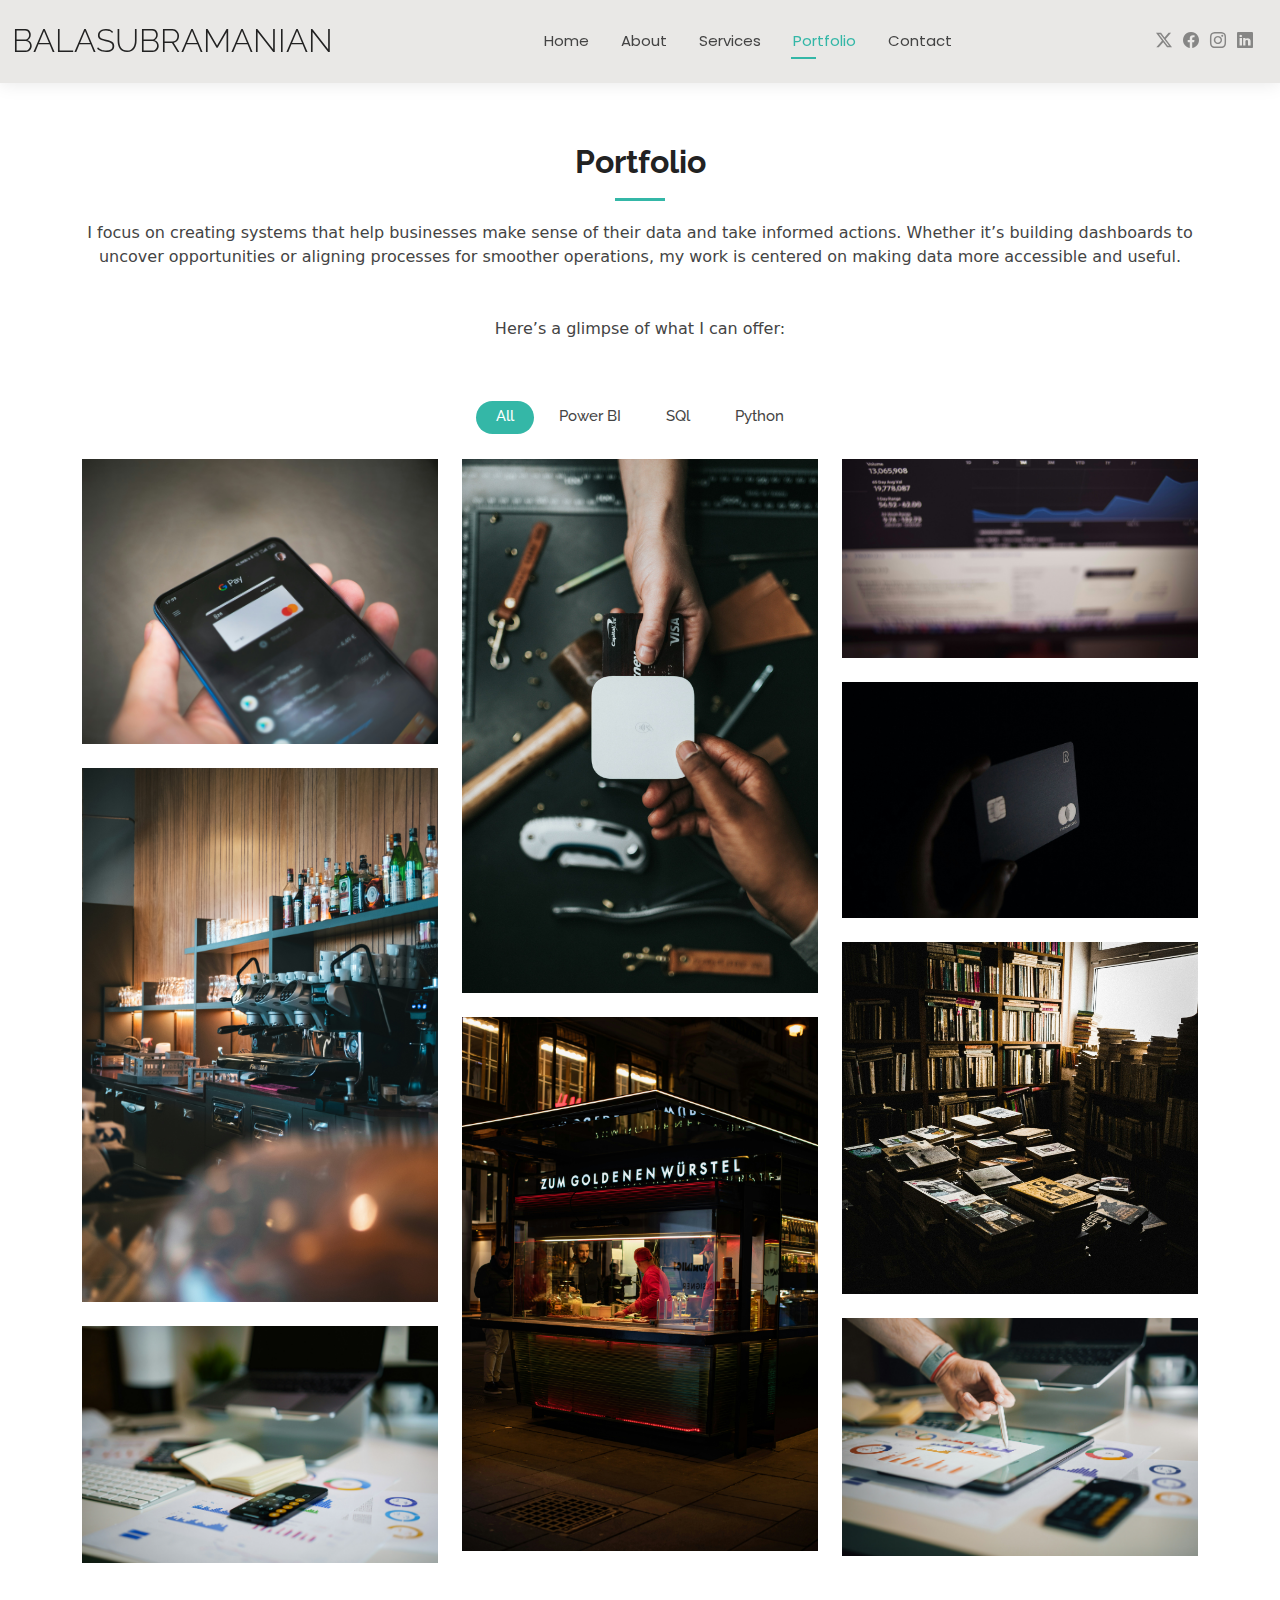
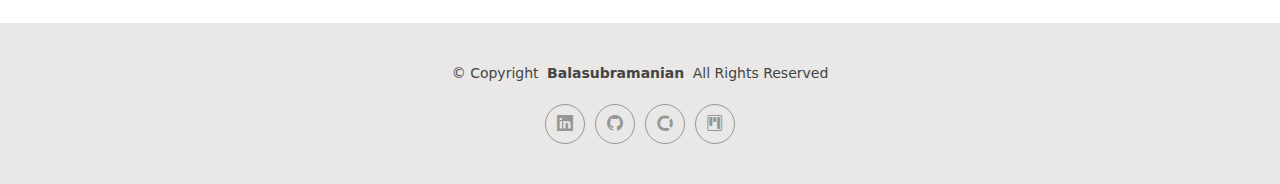
<file: portfolio.html>
<!DOCTYPE html>
<html lang="en">

<head>
  <meta charset="utf-8">
  <meta content="width=device-width, initial-scale=1.0" name="viewport">
  <title>Portfolio </title>
  <meta name="description" content="">
  <meta name="keywords" content="">

  <!-- Favicons -->
  <link href="assets/img/favicon.png" rel="icon">
  <link href="assets/img/apple-touch-icon.png" rel="apple-touch-icon">

  <!-- Fonts -->
  <link href="https://fonts.googleapis.com" rel="preconnect">
  <link href="https://fonts.gstatic.com" rel="preconnect" crossorigin>
  <link href="https://fonts.googleapis.com/css2?family=Roboto:ital,wght@0,100;0,300;0,400;0,500;0,700;0,900;1,100;1,300;1,400;1,500;1,700;1,900&family=Poppins:ital,wght@0,100;0,200;0,300;0,400;0,500;0,600;0,700;0,800;0,900;1,100;1,200;1,300;1,400;1,500;1,600;1,700;1,800;1,900&family=Raleway:ital,wght@0,100;0,200;0,300;0,400;0,500;0,600;0,700;0,800;0,900;1,100;1,200;1,300;1,400;1,500;1,600;1,700;1,800;1,900&display=swap" rel="stylesheet">

  <!-- Vendor CSS Files -->
  <link href="assets/vendor/bootstrap/css/bootstrap.min.css" rel="stylesheet">
  <link href="assets/vendor/bootstrap-icons/bootstrap-icons.css" rel="stylesheet">
  <link href="assets/vendor/aos/aos.css" rel="stylesheet">
  <link href="assets/vendor/swiper/swiper-bundle.min.css" rel="stylesheet">
  <link href="assets/vendor/glightbox/css/glightbox.min.css" rel="stylesheet">

  <!-- Main CSS File -->
  <link href="assets/css/main.css" rel="stylesheet">

  <!-- =======================================================
  * Template Name: Kelly
  * Template URL: https://bootstrapmade.com/kelly-free-bootstrap-cv-resume-html-template/
  * Updated: Aug 07 2024 with Bootstrap v5.3.3
  * Author: BootstrapMade.com
  * License: https://bootstrapmade.com/license/
  ======================================================== -->
</head>

<body class="portfolio-page">

  <header id="header" class="header d-flex align-items-center light-background sticky-top">
    <div class="container-fluid position-relative d-flex align-items-center justify-content-between">

      <a href="index.html" class="logo d-flex align-items-center me-auto me-xl-0">
        <!-- Uncomment the line below if you also wish to use an image logo -->
        <!-- <img src="assets/img/logo.png" alt=""> -->
        <h1 class="sitename">Balasubramanian</h1>
      </a>

      <nav id="navmenu" class="navmenu">
        <ul>
          <li><a href="index.html">Home</a></li>
          <li><a href="about.html">About</a></li>
          <li><a href="services.html">Services</a></li>
          <li><a href="portfolio.html" class="active">Portfolio</a></li>
          <li><a href="contact.html">Contact</a></li>
        </ul>
        <i class="mobile-nav-toggle d-xl-none bi bi-list"></i>
      </nav>

      <div class="header-social-links">
        <a href="#" class="twitter"><i class="bi bi-twitter-x"></i></a>
        <a href="#" class="facebook"><i class="bi bi-facebook"></i></a>
        <a href="#" class="instagram"><i class="bi bi-instagram"></i></a>
        <a href="#" class="linkedin"><i class="bi bi-linkedin"></i></a>
      </div>

    </div>
  </header>

  <main class="main">

    <!-- Portfolio Section -->
    <section id="portfolio" class="portfolio section">

      <!-- Section Title -->
      <div class="container section-title" data-aos="fade-up">
        <h2>Portfolio</h2>
        <p>I focus on creating systems that help businesses make sense of their data and take informed actions. Whether it’s building dashboards to uncover opportunities or aligning processes for smoother operations, my work is centered on making data more accessible and useful.
            <br> </br> 
          <br> Here’s a glimpse of what I can offer: </br> </p>
      </div><!-- End Section Title -->

      <div class="container">

        <div class="isotope-layout" data-default-filter="*" data-layout="masonry" data-sort="original-order">

          <ul class="portfolio-filters isotope-filters" data-aos="fade-up" data-aos-delay="100">
            <li data-filter="*" class="filter-active">All</li>
            <li data-filter=".filter-app">Power BI </li>
            <li data-filter=".filter-product">SQl</li>
            <li data-filter=".filter-branding">Python</li>
          </ul><!-- End Portfolio Filters -->

          <div class="row gy-4 isotope-container" data-aos="fade-up" data-aos-delay="200">

            <div class="col-lg-4 col-md-6 portfolio-item isotope-item filter-app">
              <img src="assets/img/masonry-portfolio/mika.jpg" class="img-fluid" alt="">
              <div class="portfolio-info">
                <h4>Instagram v/s Wallet </h4>
                <p> Social Media Purchase Regret Analyzer</p>
                <a href="assets/img/masonry-portfolio/mika.jpg" title="App 1" data-gallery="portfolio-gallery-app" class="glightbox preview-link"><i class="bi bi-bezier2"></i></a>
                <a href="portfolio-details.html" title="More Details" class="details-link"><i class="bi bi-link-45deg"></i></a>
              </div>
            </div><!-- End Portfolio Item -->

            <div class="col-lg-4 col-md-6 portfolio-item isotope-item filter-product">
              <img src="assets/img/masonry-portfolio/Unsplash.jpg" class="img-fluid" alt="">
              <div class="portfolio-info">
                <h4>Ghost Reviews</h4>
                <p>Dead Business Reviews Revenue Impact</p>
                <a href="assets/img/masonry-portfolio/Unsplash.jpg" title="Product 1" data-gallery="portfolio-gallery-product" class="glightbox preview-link"><i class="bi bi-body-text"></i></a>
                <a href="portfolio-details.html" title="More Details" class="details-link"><i class="bi bi-link-45deg"></i></a>
              </div>
            </div><!-- End Portfolio Item -->

            <div class="col-lg-4 col-md-6 portfolio-item isotope-item filter-branding">
              <img src="assets/img/masonry-portfolio/markus.jpg" class="img-fluid" alt="">
              <div class="portfolio-info">
                <h4>Weather FOMO</h4>
                <p>Lost Revenue Weather Tracker</p>
                <a href="assets/img/masonry-portfolio/markus.jpg" title="Branding 1" data-gallery="portfolio-gallery-branding" class="glightbox preview-link"><i class="bi bi-zoom-in"></i></a>
                <a href="portfolio-details.html" title="More Details" class="details-link"><i class="bi bi-link-45deg"></i></a>
              </div>
            </div><!-- End Portfolio Item -->

            <div class="col-lg-4 col-md-6 portfolio-item isotope-item filter-app">
              <img src="assets/img/masonry-portfolio/ales.jpg" class="img-fluid" alt="">
              <div class="portfolio-info">
                <h4>The Transit</h4>
                <p>The Between Stops Economy</p>
                <a href="assets/img/masonry-portfolio/ales.jpg" title="App 2" data-gallery="portfolio-gallery-app" class="glightbox preview-link"><i class="bi bi-zoom-in"></i></a>
                <a href="portfolio-details.html" title="More Details" class="details-link"><i class="bi bi-link-45deg"></i></a>
              </div>
            </div><!-- End Portfolio Item -->

            <div class="col-lg-4 col-md-6 portfolio-item isotope-item filter-product">
              <img src="assets/img/masonry-portfolio/francesco.jpg" class="img-fluid" alt="">
              <div class="portfolio-info">
                <h4>Parking Nomads</h4>
                <p>Urban Parking Strategy Optimizer</p>
                <a href="assets/img/masonry-portfolio/francesco.jpg" title="Product 2" data-gallery="portfolio-gallery-product" class="glightbox preview-link"><i class="bi bi-zoom-in"></i></a>
                <a href="portfolio-details.html" title="More Details" class="details-link"><i class="bi bi-link-45deg"></i></a>
              </div>
            </div><!-- End Portfolio Item -->

            <div class="col-lg-4 col-md-6 portfolio-item isotope-item filter-branding">
              <img src="assets/img/masonry-portfolio/mihai.jpg" class="img-fluid" alt="">
              <div class="portfolio-info">
                <h4>Hangover Economy</h4>
                <p>Post Party Purchase Analyzer</p>
                <a href="assets/img/masonry-portfolio/mihai.jpg" title="Branding 2" data-gallery="portfolio-gallery-branding" class="glightbox preview-link"><i class="bi bi-zoom-in"></i></a>
                <a href="portfolio-details.html" title="More Details" class="details-link"><i class="bi bi-link-45deg"></i></a>
              </div>
            </div><!-- End Portfolio Item -->

            <div class="col-lg-4 col-md-6 portfolio-item isotope-item filter-app">
              <img src="assets/img/masonry-portfolio/benjamin.jpg" class="img-fluid" alt="">
              <div class="portfolio-info">
                <h4>Pet Wellness Intelligence Network</h4>
                <p>Personalized Nutrition & Behavioral Analytics for Pets</p>
                <a href="assets/img/masonry-portfolio/benjamin.jpg" title="App 3" data-gallery="portfolio-gallery-app" class="glightbox preview-link"><i class="bi bi-zoom-in"></i></a>
                <a href="portfolio-details.html" title="More Details" class="details-link"><i class="bi bi-link-45deg"></i></a>
              </div>
            </div><!-- End Portfolio Item -->

            <div class="col-lg-4 col-md-6 portfolio-item isotope-item filter-product">
              <img src="assets/img/masonry-portfolio/jakub-zerdzicki.jpg" class="img-fluid" alt="">
              <div class="portfolio-info">
                <h4>The "Food Waste to Profit" System</h4>
                <p>Profit-Positive Sustainability for Restaurants & Retailers</p>
                <a href="assets/img/masonry-portfolio/jakub-zerdzicki.jpg" title="Product 3" data-gallery="portfolio-gallery-product" class="glightbox preview-link"><i class="bi bi-zoom-in"></i></a>
                <a href="portfolio-details.html" title="More Details" class="details-link"><i class="bi bi-link-45deg"></i></a>
              </div>
            </div><!-- End Portfolio Item -->

            <div class="col-lg-4 col-md-6 portfolio-item isotope-item filter-branding">
              <img src="assets/img/masonry-portfolio/jakub.jpg" class="img-fluid" alt="">
              <div class="portfolio-info">
                <h4>You're About to Get Ghosted!</h4>
                <p>The Psychology of Avoidance in Modern Dating & Friendships</p>
                <a href="assets/img/masonry-portfolio/jakub.jpg" title="Branding 2" data-gallery="portfolio-gallery-branding" class="glightbox preview-link"><i class="bi bi-calendar"></i></a>
                <a href="portfolio-details.html" title="More Details" class="details-link"><i class="bi bi-link-45deg"></i></a>
              </div>
            </div><!-- End Portfolio Item -->

          </div><!-- End Portfolio Container -->

        </div>

      </div>

    </section><!-- /Portfolio Section -->

  </main>

  <footer id="footer" class="footer light-background">

    <div class="container">
      <div class="copyright text-center ">
        <p>© <span>Copyright</span> <strong class="px-1 sitename">Balasubramanian</strong> <span>All Rights Reserved<br></span></p>
      </div>
      <div class="social-links d-flex justify-content-center">
        <a href=""><i class="bi bi-linkedin"></i></a>
        <a href=""><i class="bi bi-github"></i></a>
        <a href=""><i class="bi bi-opencollective"></i></a>
        <a href=""><i class="bi bi-kanban"></i></a>
      </div>
    </div>

  </footer>

  <!-- Scroll Top -->
  <a href="#" id="scroll-top" class="scroll-top d-flex align-items-center justify-content-center"><i class="bi bi-arrow-up-short"></i></a>

  <!-- Preloader -->
  <div id="preloader"></div>

  <!-- Vendor JS Files -->
  <script src="assets/vendor/bootstrap/js/bootstrap.bundle.min.js"></script>
  <script src="assets/vendor/php-email-form/validate.js"></script>
  <script src="assets/vendor/aos/aos.js"></script>
  <script src="assets/vendor/waypoints/noframework.waypoints.js"></script>
  <script src="assets/vendor/purecounter/purecounter_vanilla.js"></script>
  <script src="assets/vendor/swiper/swiper-bundle.min.js"></script>
  <script src="assets/vendor/glightbox/js/glightbox.min.js"></script>
  <script src="assets/vendor/imagesloaded/imagesloaded.pkgd.min.js"></script>
  <script src="assets/vendor/isotope-layout/isotope.pkgd.min.js"></script>

  <!-- Main JS File -->
  <script src="assets/js/main.js"></script>

</body>

</html>
</file>
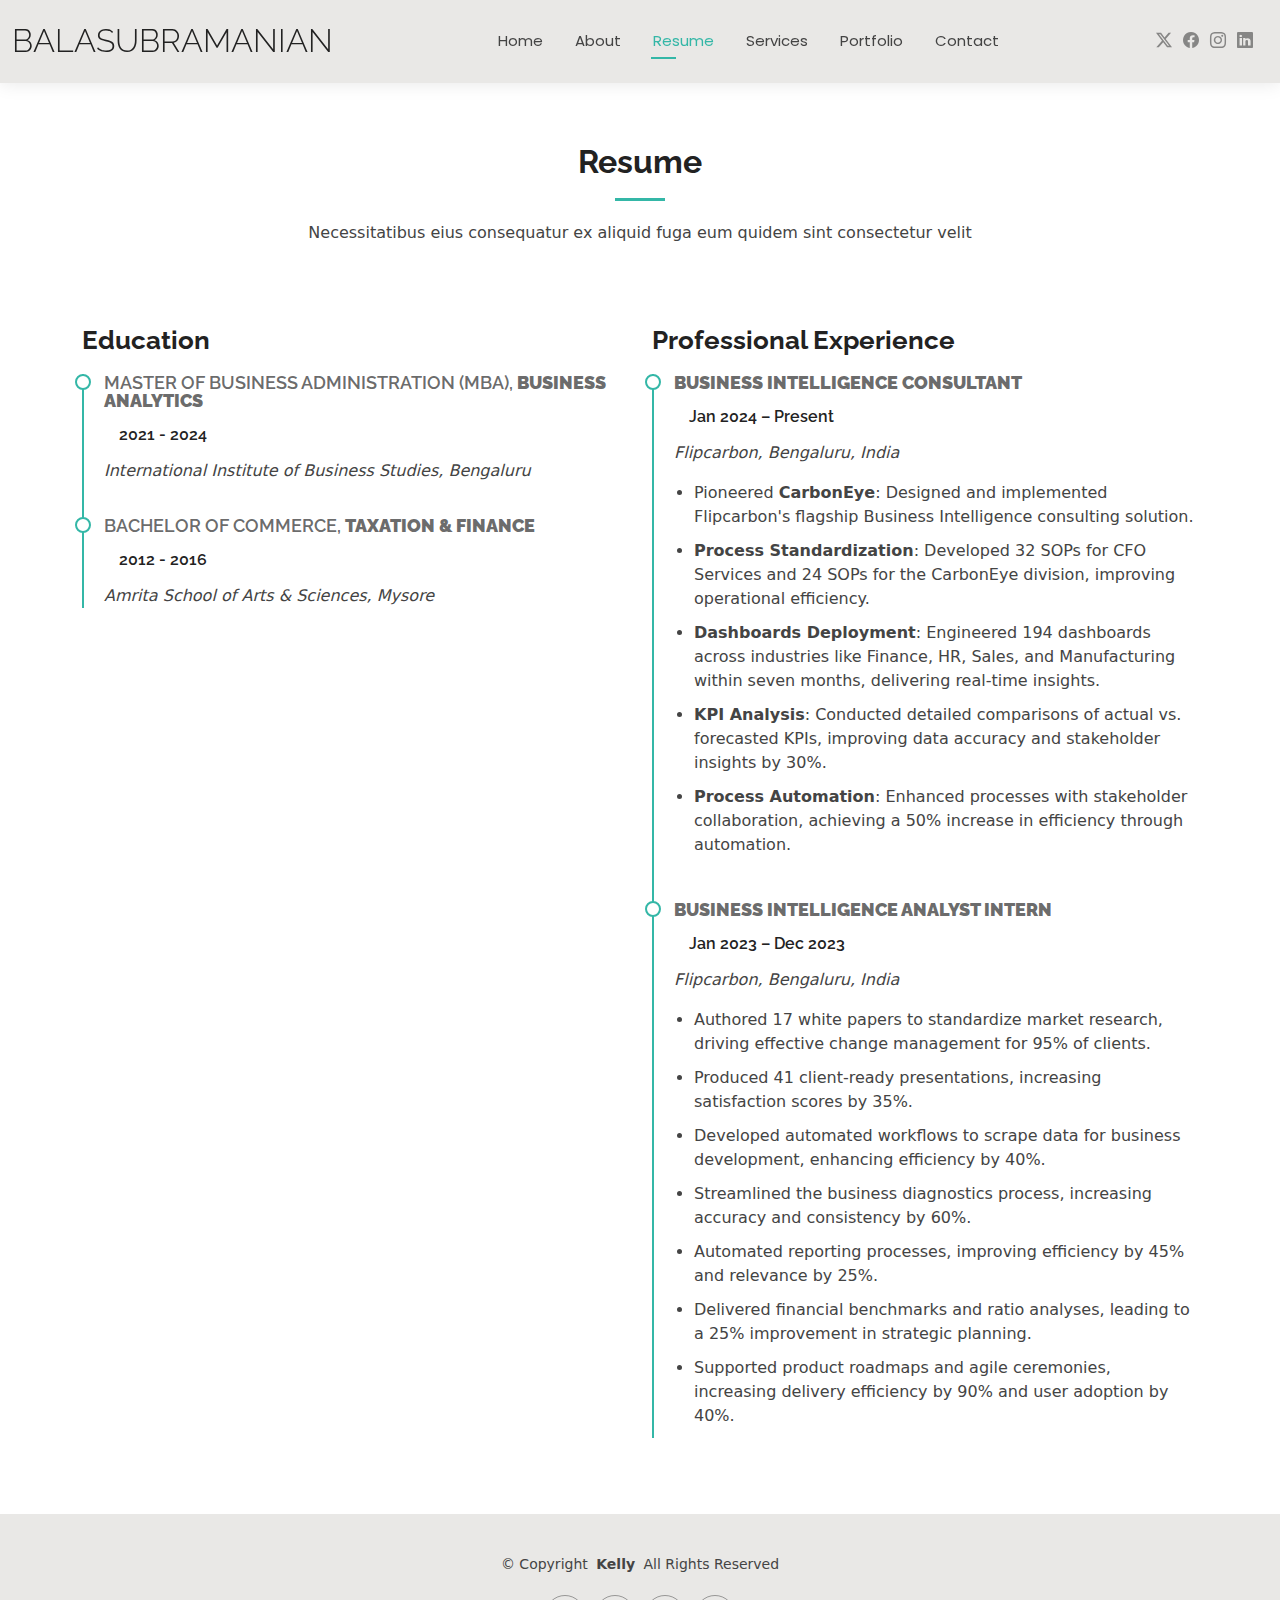
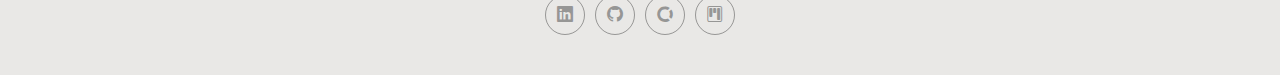
<file: resume.html>
<!DOCTYPE html>
<html lang="en">

<head>
  <meta charset="utf-8">
  <meta content="width=device-width, initial-scale=1.0" name="viewport">
  <title>Resume </title>
  <meta name="description" content="">
  <meta name="keywords" content="">

  <!-- Favicons -->
  <link href="assets/img/favicon.png" rel="icon">
  <link href="assets/img/apple-touch-icon.png" rel="apple-touch-icon">

  <!-- Fonts -->
  <link href="https://fonts.googleapis.com" rel="preconnect">
  <link href="https://fonts.gstatic.com" rel="preconnect" crossorigin>
  <link href="https://fonts.googleapis.com/css2?family=Roboto:ital,wght@0,100;0,300;0,400;0,500;0,700;0,900;1,100;1,300;1,400;1,500;1,700;1,900&family=Poppins:ital,wght@0,100;0,200;0,300;0,400;0,500;0,600;0,700;0,800;0,900;1,100;1,200;1,300;1,400;1,500;1,600;1,700;1,800;1,900&family=Raleway:ital,wght@0,100;0,200;0,300;0,400;0,500;0,600;0,700;0,800;0,900;1,100;1,200;1,300;1,400;1,500;1,600;1,700;1,800;1,900&display=swap" rel="stylesheet">

  <!-- Vendor CSS Files -->
  <link href="assets/vendor/bootstrap/css/bootstrap.min.css" rel="stylesheet">
  <link href="assets/vendor/bootstrap-icons/bootstrap-icons.css" rel="stylesheet">
  <link href="assets/vendor/aos/aos.css" rel="stylesheet">
  <link href="assets/vendor/swiper/swiper-bundle.min.css" rel="stylesheet">
  <link href="assets/vendor/glightbox/css/glightbox.min.css" rel="stylesheet">

  <!-- Main CSS File -->
  <link href="assets/css/main.css" rel="stylesheet">

  <!-- =======================================================
  * Template Name: Kelly
  * Template URL: https://bootstrapmade.com/kelly-free-bootstrap-cv-resume-html-template/
  * Updated: Aug 07 2024 with Bootstrap v5.3.3
  * Author: BootstrapMade.com
  * License: https://bootstrapmade.com/license/
  ======================================================== -->
</head>

<body class="resume-page">

  <header id="header" class="header d-flex align-items-center light-background sticky-top">
    <div class="container-fluid position-relative d-flex align-items-center justify-content-between">

      <a href="index.html" class="logo d-flex align-items-center me-auto me-xl-0">
        <!-- Uncomment the line below if you also wish to use an image logo -->
        <!-- <img src="assets/img/logo.png" alt=""> -->
        <h1 class="sitename">Balasubramanian</h1>
      </a>

      <nav id="navmenu" class="navmenu">
        <ul>
          <li><a href="index.html">Home</a></li>
          <li><a href="about.html">About</a></li>
          <li><a href="resume.html" class="active">Resume</a></li>
          <li><a href="services.html">Services</a></li>
          <li><a href="portfolio.html">Portfolio</a></li>
          <li><a href="contact.html">Contact</a></li>
        </ul>
        <i class="mobile-nav-toggle d-xl-none bi bi-list"></i>
      </nav>

      <div class="header-social-links">
        <a href="#" class="twitter"><i class="bi bi-twitter-x"></i></a>
        <a href="#" class="facebook"><i class="bi bi-facebook"></i></a>
        <a href="#" class="instagram"><i class="bi bi-instagram"></i></a>
        <a href="#" class="linkedin"><i class="bi bi-linkedin"></i></a>
      </div>

    </div>
  </header>

  <main class="main">

    <!-- Resume Section -->
    <section id="resume" class="resume section">

     <!-- Section Title -->
<div class="container section-title" data-aos="fade-up">
  <h2>Resume</h2>
  <p>Necessitatibus eius consequatur ex aliquid fuga eum quidem sint consectetur velit</p>
</div><!-- End Section Title -->

<div class="container">
  <div class="row">
    <div class="col-lg-6" data-aos="fade-up" data-aos-delay="100">
      <h3 class="resume-title">Education</h3>

      <div class="resume-item">
        <h4>Master of Business Administration (MBA), <strong>Business Analytics</strong></h4>
        <h5>2021 - 2024</h5>
        <p><em>International Institute of Business Studies, Bengaluru</em></p>
      </div><!-- End Resume Item -->

      <div class="resume-item">
        <h4>Bachelor of Commerce, <strong>Taxation & Finance</strong></h4>
        <h5>2012 - 2016</h5>
        <p><em>Amrita School of Arts & Sciences, Mysore</em></p>
      </div><!-- End Resume Item -->
    </div>

    <div class="col-lg-6" data-aos="fade-up" data-aos-delay="200">
      <h3 class="resume-title">Professional Experience</h3>

      <div class="resume-item">
        <h4><strong>Business Intelligence Consultant</strong></h4>
        <h5>Jan 2024 – Present</h5>
        <p><em>Flipcarbon, Bengaluru, India</em></p>
        <ul>
          <li>Pioneered <strong>CarbonEye</strong>: Designed and implemented Flipcarbon's flagship Business Intelligence consulting solution.</li>
          <li><strong>Process Standardization</strong>: Developed 32 SOPs for CFO Services and 24 SOPs for the CarbonEye division, improving operational efficiency.</li>
          <li><strong>Dashboards Deployment</strong>: Engineered 194 dashboards across industries like Finance, HR, Sales, and Manufacturing within seven months, delivering real-time insights.</li>
          <li><strong>KPI Analysis</strong>: Conducted detailed comparisons of actual vs. forecasted KPIs, improving data accuracy and stakeholder insights by 30%.</li>
          <li><strong>Process Automation</strong>: Enhanced processes with stakeholder collaboration, achieving a 50% increase in efficiency through automation.</li>
        </ul>
      </div><!-- End Resume Item -->

      <div class="resume-item">
        <h4><strong>Business Intelligence Analyst Intern</strong></h4>
        <h5>Jan 2023 – Dec 2023</h5>
        <p><em>Flipcarbon, Bengaluru, India</em></p>
        <ul>
          <li>Authored 17 white papers to standardize market research, driving effective change management for 95% of clients.</li>
          <li>Produced 41 client-ready presentations, increasing satisfaction scores by 35%.</li>
          <li>Developed automated workflows to scrape data for business development, enhancing efficiency by 40%.</li>
          <li>Streamlined the business diagnostics process, increasing accuracy and consistency by 60%.</li>
          <li>Automated reporting processes, improving efficiency by 45% and relevance by 25%.</li>
          <li>Delivered financial benchmarks and ratio analyses, leading to a 25% improvement in strategic planning.</li>
          <li>Supported product roadmaps and agile ceremonies, increasing delivery efficiency by 90% and user adoption by 40%.</li>
        </ul>
      </div><!-- End Resume Item -->
    </div>
  </div>
</div>
  </main>

  <footer id="footer" class="footer light-background">

    <div class="container">
      <div class="copyright text-center ">
        <p>© <span>Copyright</span> <strong class="px-1 sitename">Kelly</strong> <span>All Rights Reserved<br></span></p>
      </div>
      <div class="social-links d-flex justify-content-center">
        <a href=""><i class="bi bi-linkedin"></i></a>
        <a href=""><i class="bi bi-github"></i></a>
        <a href=""><i class="bi bi-opencollective"></i></a>
        <a href=""><i class="bi bi-kanban"></i></a>
      </div>
    </div>

  </footer>

  <!-- Scroll Top -->
  <a href="#" id="scroll-top" class="scroll-top d-flex align-items-center justify-content-center"><i class="bi bi-arrow-up-short"></i></a>

  <!-- Preloader -->
  <div id="preloader"></div>

  <!-- Vendor JS Files -->
  <script src="assets/vendor/bootstrap/js/bootstrap.bundle.min.js"></script>
  <script src="assets/vendor/php-email-form/validate.js"></script>
  <script src="assets/vendor/aos/aos.js"></script>
  <script src="assets/vendor/waypoints/noframework.waypoints.js"></script>
  <script src="assets/vendor/purecounter/purecounter_vanilla.js"></script>
  <script src="assets/vendor/swiper/swiper-bundle.min.js"></script>
  <script src="assets/vendor/glightbox/js/glightbox.min.js"></script>
  <script src="assets/vendor/imagesloaded/imagesloaded.pkgd.min.js"></script>
  <script src="assets/vendor/isotope-layout/isotope.pkgd.min.js"></script>

  <!-- Main JS File -->
  <script src="assets/js/main.js"></script>

</body>

</html>
</file>
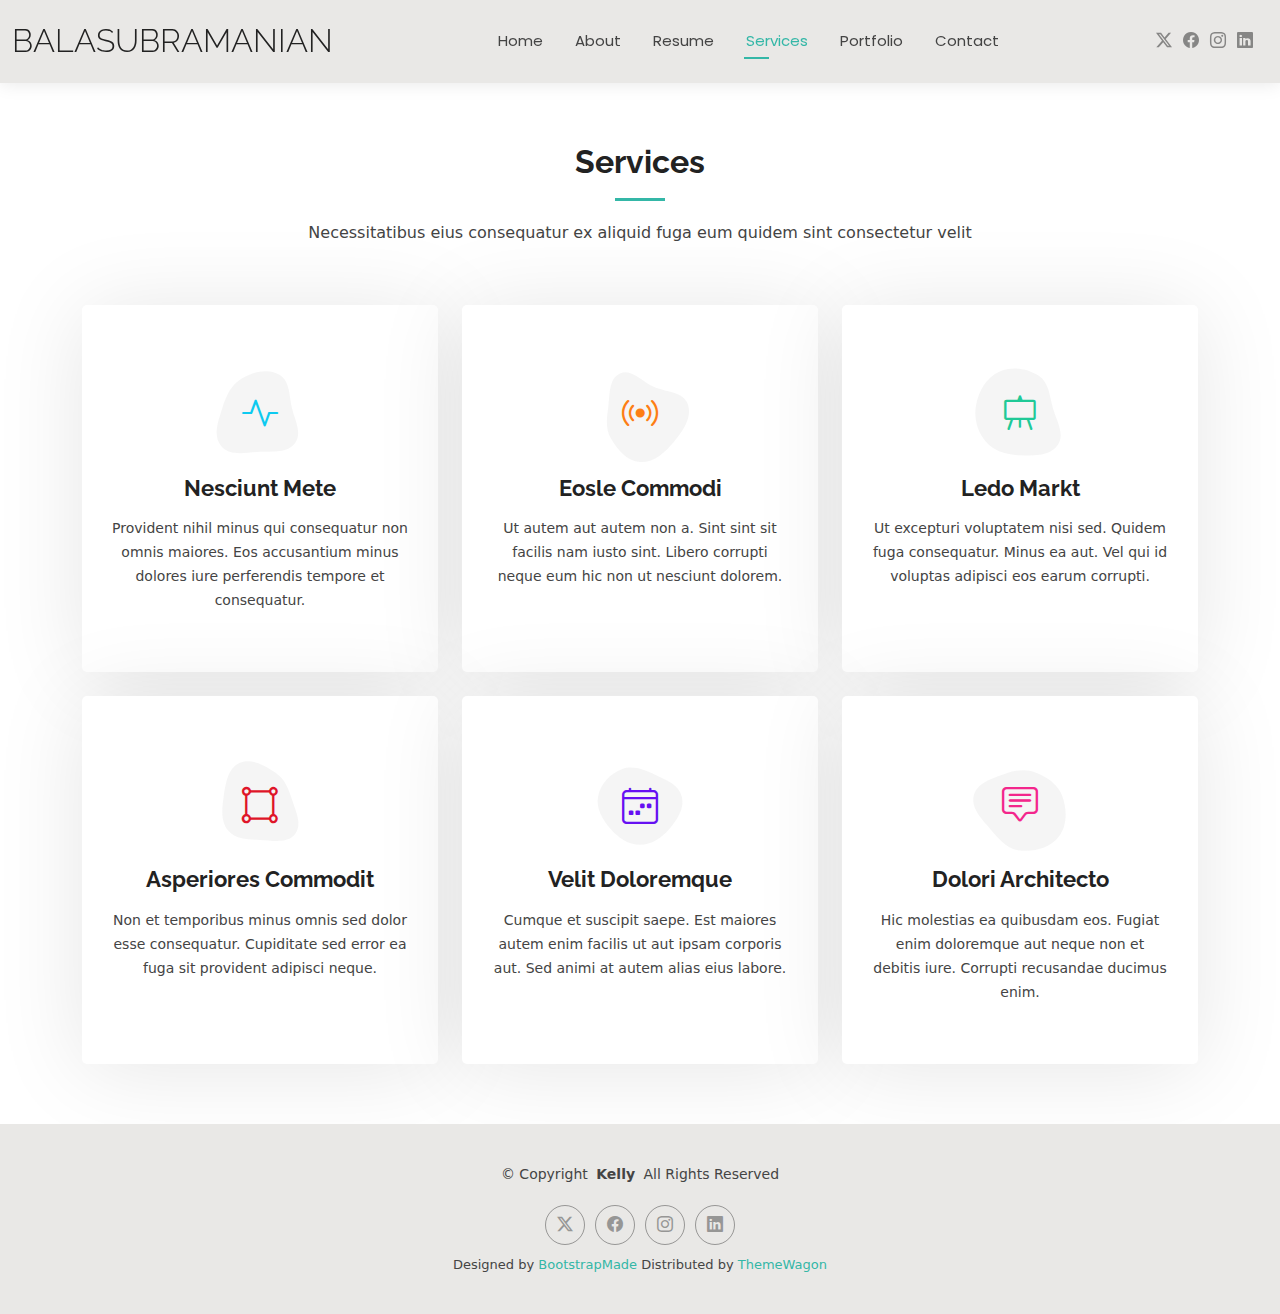
<file: services.html>
<!DOCTYPE html>
<html lang="en">

<head>
  <meta charset="utf-8">
  <meta content="width=device-width, initial-scale=1.0" name="viewport">
  <title>Services </title>
  <meta name="description" content="">
  <meta name="keywords" content="">

  <!-- Favicons -->
  <link href="assets/img/favicon.png" rel="icon">
  <link href="assets/img/apple-touch-icon.png" rel="apple-touch-icon">

  <!-- Fonts -->
  <link href="https://fonts.googleapis.com" rel="preconnect">
  <link href="https://fonts.gstatic.com" rel="preconnect" crossorigin>
  <link href="https://fonts.googleapis.com/css2?family=Roboto:ital,wght@0,100;0,300;0,400;0,500;0,700;0,900;1,100;1,300;1,400;1,500;1,700;1,900&family=Poppins:ital,wght@0,100;0,200;0,300;0,400;0,500;0,600;0,700;0,800;0,900;1,100;1,200;1,300;1,400;1,500;1,600;1,700;1,800;1,900&family=Raleway:ital,wght@0,100;0,200;0,300;0,400;0,500;0,600;0,700;0,800;0,900;1,100;1,200;1,300;1,400;1,500;1,600;1,700;1,800;1,900&display=swap" rel="stylesheet">

  <!-- Vendor CSS Files -->
  <link href="assets/vendor/bootstrap/css/bootstrap.min.css" rel="stylesheet">
  <link href="assets/vendor/bootstrap-icons/bootstrap-icons.css" rel="stylesheet">
  <link href="assets/vendor/aos/aos.css" rel="stylesheet">
  <link href="assets/vendor/swiper/swiper-bundle.min.css" rel="stylesheet">
  <link href="assets/vendor/glightbox/css/glightbox.min.css" rel="stylesheet">

  <!-- Main CSS File -->
  <link href="assets/css/main.css" rel="stylesheet">

  <!-- =======================================================
  * Template Name: Kelly
  * Template URL: https://bootstrapmade.com/kelly-free-bootstrap-cv-resume-html-template/
  * Updated: Aug 07 2024 with Bootstrap v5.3.3
  * Author: BootstrapMade.com
  * License: https://bootstrapmade.com/license/
  ======================================================== -->
</head>

<body class="services-page">

  <header id="header" class="header d-flex align-items-center light-background sticky-top">
    <div class="container-fluid position-relative d-flex align-items-center justify-content-between">

      <a href="index.html" class="logo d-flex align-items-center me-auto me-xl-0">
        <!-- Uncomment the line below if you also wish to use an image logo -->
        <!-- <img src="assets/img/logo.png" alt=""> -->
        <h1 class="sitename">Balasubramanian</h1>
      </a>

      <nav id="navmenu" class="navmenu">
        <ul>
          <li><a href="index.html">Home</a></li>
          <li><a href="about.html">About</a></li>
          <li><a href="resume.html">Resume</a></li>
          <li><a href="services.html" class="active">Services</a></li>
          <li><a href="portfolio.html">Portfolio</a></li>
          <li><a href="contact.html">Contact</a></li>
        </ul>
        <i class="mobile-nav-toggle d-xl-none bi bi-list"></i>
      </nav>

      <div class="header-social-links">
        <a href="#" class="twitter"><i class="bi bi-twitter-x"></i></a>
        <a href="#" class="facebook"><i class="bi bi-facebook"></i></a>
        <a href="#" class="instagram"><i class="bi bi-instagram"></i></a>
        <a href="#" class="linkedin"><i class="bi bi-linkedin"></i></a>
      </div>

    </div>
  </header>

  <main class="main">

    <!-- Services Section -->
    <section id="services" class="services section">

      <!-- Section Title -->
      <div class="container section-title" data-aos="fade-up">
        <h2>Services</h2>
        <p>Necessitatibus eius consequatur ex aliquid fuga eum quidem sint consectetur velit</p>
      </div><!-- End Section Title -->

      <div class="container">

        <div class="row gy-4">

          <div class="col-lg-4 col-md-6" data-aos="fade-up" data-aos-delay="100">
            <div class="service-item item-cyan position-relative">
              <div class="icon">
                <svg width="100" height="100" viewBox="0 0 600 600" xmlns="http://www.w3.org/2000/svg">
                  <path stroke="none" stroke-width="0" fill="#f5f5f5" d="M300,521.0016835830174C376.1290562159157,517.8887921683347,466.0731472004068,529.7835943286574,510.70327084640275,468.03025145048787C554.3714126377745,407.6079735673963,508.03601936045806,328.9844924480964,491.2728898941984,256.3432110539036C474.5976632858925,184.082847569629,479.9380746630129,96.60480741107993,416.23090153303,58.64404602377083C348.86323505073057,18.502131276798302,261.93793281208167,40.57373210992963,193.5410806939664,78.93577620505333C130.42746243093433,114.334589627462,98.30271207620316,179.96522072025542,76.75703585869454,249.04625023123273C51.97151888228291,328.5150500222984,13.704378332031375,421.85034740162234,66.52175969318436,486.19268352777647C119.04800174914682,550.1803526380478,217.28368757567262,524.383925680826,300,521.0016835830174"></path>
                </svg>
                <i class="bi bi-activity"></i>
              </div>
              <a href="#" class="stretched-link">
                <h3>Nesciunt Mete</h3>
              </a>
              <p>Provident nihil minus qui consequatur non omnis maiores. Eos accusantium minus dolores iure perferendis tempore et consequatur.</p>
            </div>
          </div><!-- End Service Item -->

          <div class="col-lg-4 col-md-6" data-aos="fade-up" data-aos-delay="200">
            <div class="service-item item-orange position-relative">
              <div class="icon">
                <svg width="100" height="100" viewBox="0 0 600 600" xmlns="http://www.w3.org/2000/svg">
                  <path stroke="none" stroke-width="0" fill="#f5f5f5" d="M300,582.0697525312426C382.5290701553225,586.8405444964366,449.9789794690241,525.3245884688669,502.5850820975895,461.55621195738473C556.606425686781,396.0723002908107,615.8543463187945,314.28637112970534,586.6730223649479,234.56875336149918C558.9533121215079,158.8439757836574,454.9685369536778,164.00468322053177,381.49747125262974,130.76875717737553C312.15926192815925,99.40240125094834,248.97055460311594,18.661163978235184,179.8680185752513,50.54337015887873C110.5421016452524,82.52863877960104,119.82277516462835,180.83849132639028,109.12597500060166,256.43424936330496C100.08760227029461,320.3096726198365,92.17705696193138,384.0621239912766,124.79988738764834,439.7174275375508C164.83382741302287,508.01625554203684,220.96474134820875,577.5009287672846,300,582.0697525312426"></path>
                </svg>
                <i class="bi bi-broadcast"></i>
              </div>
              <a href="#" class="stretched-link">
                <h3>Eosle Commodi</h3>
              </a>
              <p>Ut autem aut autem non a. Sint sint sit facilis nam iusto sint. Libero corrupti neque eum hic non ut nesciunt dolorem.</p>
            </div>
          </div><!-- End Service Item -->

          <div class="col-lg-4 col-md-6" data-aos="fade-up" data-aos-delay="300">
            <div class="service-item item-teal position-relative">
              <div class="icon">
                <svg width="100" height="100" viewBox="0 0 600 600" xmlns="http://www.w3.org/2000/svg">
                  <path stroke="none" stroke-width="0" fill="#f5f5f5" d="M300,541.5067337569781C382.14930387511276,545.0595476570109,479.8736841581634,548.3450877840088,526.4010558755058,480.5488172755941C571.5218469581645,414.80211281144784,517.5187510058486,332.0715597781072,496.52539010469104,255.14436215662573C477.37192572678356,184.95920475031193,473.57363656557914,105.61284051026155,413.0603344069578,65.22779650032875C343.27470386102294,18.654635553484475,251.2091493199835,5.337323636656869,175.0934190732945,40.62881213300186C97.87086631185822,76.43348514350839,51.98124368387456,156.15599469081315,36.44837278890362,239.84606092416172C21.716077023791087,319.22268207091537,43.775223500013084,401.1760424656574,96.891909868211,461.97329694683043C147.22146801428983,519.5804099606455,223.5754009179313,538.201503339737,300,541.5067337569781"></path>
                </svg>
                <i class="bi bi-easel"></i>
              </div>
              <a href="#" class="stretched-link">
                <h3>Ledo Markt</h3>
              </a>
              <p>Ut excepturi voluptatem nisi sed. Quidem fuga consequatur. Minus ea aut. Vel qui id voluptas adipisci eos earum corrupti.</p>
            </div>
          </div><!-- End Service Item -->

          <div class="col-lg-4 col-md-6" data-aos="fade-up" data-aos-delay="400">
            <div class="service-item item-red position-relative">
              <div class="icon">
                <svg width="100" height="100" viewBox="0 0 600 600" xmlns="http://www.w3.org/2000/svg">
                  <path stroke="none" stroke-width="0" fill="#f5f5f5" d="M300,503.46388370962813C374.79870501325706,506.71871716319447,464.8034551963731,527.1746412648533,510.4981551193396,467.86667711651364C555.9287308511215,408.9015244558933,512.6030010748507,327.5744911775523,490.211057578863,256.5855673507754C471.097692560561,195.9906835881958,447.69079081568157,138.11976852964426,395.19560036434837,102.3242989838813C329.3053358748298,57.3949838291264,248.02791733380457,8.279543830951368,175.87071277845988,42.242879143198664C103.41431057327972,76.34704239035025,93.79494320519305,170.9812938413882,81.28167332365135,250.07896920659033C70.17666984294237,320.27484674793965,64.84698225790005,396.69656628748305,111.28512138212992,450.4950937839243C156.20124167950087,502.5303643271138,231.32542653798444,500.4755392045468,300,503.46388370962813"></path>
                </svg>
                <i class="bi bi-bounding-box-circles"></i>
              </div>
              <a href="#" class="stretched-link">
                <h3>Asperiores Commodit</h3>
              </a>
              <p>Non et temporibus minus omnis sed dolor esse consequatur. Cupiditate sed error ea fuga sit provident adipisci neque.</p>
              <a href="#" class="stretched-link"></a>
            </div>
          </div><!-- End Service Item -->

          <div class="col-lg-4 col-md-6" data-aos="fade-up" data-aos-delay="500">
            <div class="service-item item-indigo position-relative">
              <div class="icon">
                <svg width="100" height="100" viewBox="0 0 600 600" xmlns="http://www.w3.org/2000/svg">
                  <path stroke="none" stroke-width="0" fill="#f5f5f5" d="M300,532.3542879108572C369.38199826031484,532.3153073249985,429.10787420159085,491.63046689027357,474.5244479745417,439.17860296908856C522.8885846962883,383.3225815378663,569.1668002868075,314.3205725914397,550.7432151929288,242.7694973846089C532.6665558377875,172.5657663291529,456.2379748765914,142.6223662098291,390.3689995646985,112.34683881706744C326.66090330228417,83.06452184765237,258.84405631176094,53.51806209861945,193.32584062364296,78.48882559362697C121.61183558270385,105.82097193414197,62.805066853699245,167.19869350419734,48.57481801355237,242.6138429142374C34.843463184063346,315.3850353017275,76.69343916112496,383.4422959591041,125.22947124332185,439.3748458443577C170.7312796277747,491.8107796887764,230.57421082200815,532.3932930995766,300,532.3542879108572"></path>
                </svg>
                <i class="bi bi-calendar4-week icon"></i>
              </div>
              <a href="#" class="stretched-link">
                <h3>Velit Doloremque</h3>
              </a>
              <p>Cumque et suscipit saepe. Est maiores autem enim facilis ut aut ipsam corporis aut. Sed animi at autem alias eius labore.</p>
              <a href="#" class="stretched-link"></a>
            </div>
          </div><!-- End Service Item -->

          <div class="col-lg-4 col-md-6" data-aos="fade-up" data-aos-delay="600">
            <div class="service-item item-pink position-relative">
              <div class="icon">
                <svg width="100" height="100" viewBox="0 0 600 600" xmlns="http://www.w3.org/2000/svg">
                  <path stroke="none" stroke-width="0" fill="#f5f5f5" d="M300,566.797414625762C385.7384707136149,576.1784315230908,478.7894351017131,552.8928747891023,531.9192734346935,484.94944893311C584.6109503024035,417.5663521118492,582.489472248146,322.67544863468447,553.9536738515405,242.03673114598146C529.1557734026468,171.96086150256528,465.24506316201064,127.66468636344209,395.9583748389544,100.7403814666027C334.2173773831606,76.7482773500951,269.4350130405921,84.62216499799875,207.1952322260088,107.2889140133804C132.92018162631612,134.33871894543012,41.79353780512637,160.00259165414826,22.644507872594943,236.69541883565114C3.319112789854554,314.0945973066697,72.72355303640163,379.243833228382,124.04198916343866,440.3218312028393C172.9286146004772,498.5055451809895,224.45579914871206,558.5317968840102,300,566.797414625762"></path>
                </svg>
                <i class="bi bi-chat-square-text"></i>
              </div>
              <a href="#" class="stretched-link">
                <h3>Dolori Architecto</h3>
              </a>
              <p>Hic molestias ea quibusdam eos. Fugiat enim doloremque aut neque non et debitis iure. Corrupti recusandae ducimus enim.</p>
              <a href="#" class="stretched-link"></a>
            </div>
          </div><!-- End Service Item -->

        </div>

      </div>

    </section><!-- /Services Section -->

  </main>

  <footer id="footer" class="footer light-background">

    <div class="container">
      <div class="copyright text-center ">
        <p>© <span>Copyright</span> <strong class="px-1 sitename">Kelly</strong> <span>All Rights Reserved<br></span></p>
      </div>
      <div class="social-links d-flex justify-content-center">
        <a href=""><i class="bi bi-twitter-x"></i></a>
        <a href=""><i class="bi bi-facebook"></i></a>
        <a href=""><i class="bi bi-instagram"></i></a>
        <a href=""><i class="bi bi-linkedin"></i></a>
      </div>
      <div class="credits">
        <!-- All the links in the footer should remain intact. -->
        <!-- You can delete the links only if you've purchased the pro version. -->
        <!-- Licensing information: https://bootstrapmade.com/license/ -->
        <!-- Purchase the pro version with working PHP/AJAX contact form: [buy-url] -->
        Designed by <a href="https://bootstrapmade.com/">BootstrapMade</a> Distributed by <a href=“https://themewagon.com>ThemeWagon
      </div>
    </div>

  </footer>

  <!-- Scroll Top -->
  <a href="#" id="scroll-top" class="scroll-top d-flex align-items-center justify-content-center"><i class="bi bi-arrow-up-short"></i></a>

  <!-- Preloader -->
  <div id="preloader"></div>

  <!-- Vendor JS Files -->
  <script src="assets/vendor/bootstrap/js/bootstrap.bundle.min.js"></script>
  <script src="assets/vendor/php-email-form/validate.js"></script>
  <script src="assets/vendor/aos/aos.js"></script>
  <script src="assets/vendor/waypoints/noframework.waypoints.js"></script>
  <script src="assets/vendor/purecounter/purecounter_vanilla.js"></script>
  <script src="assets/vendor/swiper/swiper-bundle.min.js"></script>
  <script src="assets/vendor/glightbox/js/glightbox.min.js"></script>
  <script src="assets/vendor/imagesloaded/imagesloaded.pkgd.min.js"></script>
  <script src="assets/vendor/isotope-layout/isotope.pkgd.min.js"></script>

  <!-- Main JS File -->
  <script src="assets/js/main.js"></script>

</body>

</html>
</file>
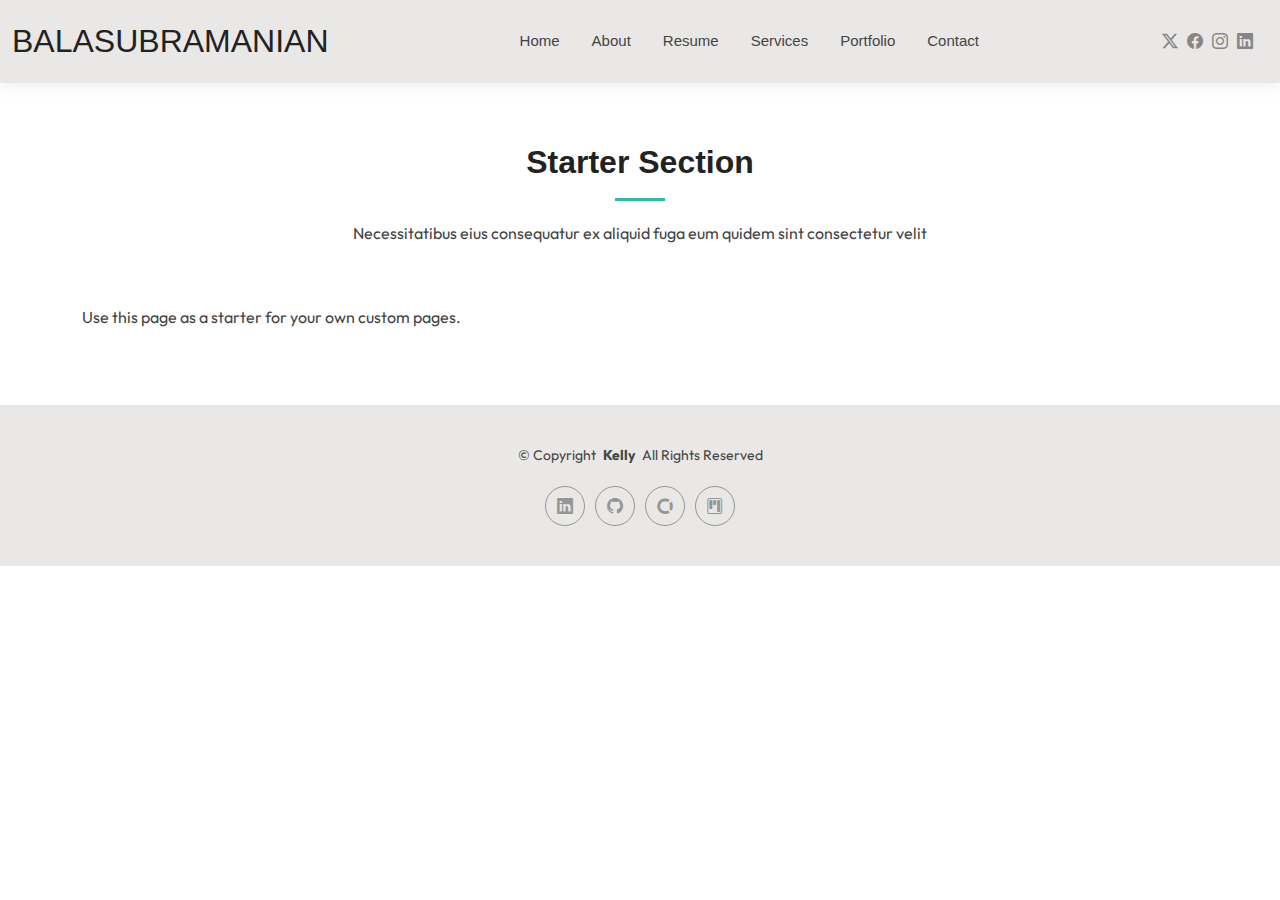
<file: starter-page.html>
<!DOCTYPE html>
<html lang="en">

<head>
  <meta charset="utf-8">
  <meta content="width=device-width, initial-scale=1.0" name="viewport">
  <title>Home Page</title>
  <meta name="description" content="">
  <meta name="keywords" content="">

  <!-- Favicons -->
  <link href="assets/img/favicon.png" rel="icon">
  <link href="assets/img/apple-touch-icon.png" rel="apple-touch-icon">

  <!-- Google Fonts -->
  <link rel="preconnect" href="https://fonts.googleapis.com">
  <link rel="preconnect" href="https://fonts.gstatic.com" crossorigin>
  <link href="https://fonts.googleapis.com/css2?family=Figtree:ital,wght@0,300..900;1,300..900&family=Outfit:wght@100..900&display=swap" rel="stylesheet">

  <!-- Vendor CSS Files -->
  <link href="assets/vendor/bootstrap/css/bootstrap.min.css" rel="stylesheet">
  <link href="assets/vendor/bootstrap-icons/bootstrap-icons.css" rel="stylesheet">
  <link href="assets/vendor/aos/aos.css" rel="stylesheet">
  <link href="assets/vendor/swiper/swiper-bundle.min.css" rel="stylesheet">
  <link href="assets/vendor/glightbox/css/glightbox.min.css" rel="stylesheet">

  <!-- Main CSS File -->
  <link href="assets/css/main.css" rel="stylesheet">



  <!-- =======================================================
  * Template Name: Kelly
  * Template URL: https://bootstrapmade.com/kelly-free-bootstrap-cv-resume-html-template/
  * Updated: Aug 07 2024 with Bootstrap v5.3.3
  * Author: BootstrapMade.com
  * License: https://bootstrapmade.com/license/
  ======================================================== -->
</head>

<body class="starter-page-page">

  <header id="header" class="header d-flex align-items-center light-background sticky-top">
    <div class="container-fluid position-relative d-flex align-items-center justify-content-between">

      <a href="index.html" class="logo d-flex align-items-center me-auto me-xl-0">
        <!-- Uncomment the line below if you also wish to use an image logo -->
        <!-- <img src="assets/img/logo.png" alt=""> -->
        <h1 class="sitename">Balasubramanian</h1>
      </a>

      <nav id="navmenu" class="navmenu">
        <ul>
          <li><a href="index.html">Home</a></li>
          <li><a href="about.html">About</a></li>
          <li><a href="resume.html">Resume</a></li>
          <li><a href="services.html">Services</a></li>
          <li><a href="portfolio.html">Portfolio</a></li>
          <li><a href="contact.html">Contact</a></li>
        </ul>
        <i class="mobile-nav-toggle d-xl-none bi bi-list"></i>
      </nav>

      <div class="header-social-links">
        <a href="#" class="twitter"><i class="bi bi-twitter-x"></i></a>
        <a href="#" class="facebook"><i class="bi bi-facebook"></i></a>
        <a href="#" class="instagram"><i class="bi bi-instagram"></i></a>
        <a href="#" class="linkedin"><i class="bi bi-linkedin"></i></a>
      </div>

    </div>
  </header>

  <main class="main">

    <!-- Starter Section Section -->
    <section id="starter-section" class="starter-section section">

      <!-- Section Title -->
      <div class="container section-title" data-aos="fade-up">
        <h2>Starter Section</h2>
        <p>Necessitatibus eius consequatur ex aliquid fuga eum quidem sint consectetur velit</p>
      </div><!-- End Section Title -->

      <div class="container" data-aos="fade-up">
        <p>Use this page as a starter for your own custom pages.</p>
      </div>

    </section><!-- /Starter Section Section -->

  </main>

  <footer id="footer" class="footer light-background">

    <div class="container">
      <div class="copyright text-center ">
        <p>© <span>Copyright</span> <strong class="px-1 sitename">Kelly</strong> <span>All Rights Reserved<br></span></p>
      </div>
      <div class="social-links d-flex justify-content-center">
        <a href=""><i class="bi bi-linkedin"></i></a>
        <a href=""><i class="bi bi-github"></i></a>
        <a href=""><i class="bi bi-opencollective"></i></a>
        <a href=""><i class="bi bi-kanban"></i></a>
      </div>
    </div>

  </footer>

  <!-- Scroll Top -->
  <a href="#" id="scroll-top" class="scroll-top d-flex align-items-center justify-content-center"><i class="bi bi-arrow-up-short"></i></a>

  <!-- Preloader -->
  <div id="preloader"></div>

  <!-- Vendor JS Files -->
  <script src="assets/vendor/bootstrap/js/bootstrap.bundle.min.js"></script>
  <script src="assets/vendor/php-email-form/validate.js"></script>
  <script src="assets/vendor/aos/aos.js"></script>
  <script src="assets/vendor/waypoints/noframework.waypoints.js"></script>
  <script src="assets/vendor/purecounter/purecounter_vanilla.js"></script>
  <script src="assets/vendor/swiper/swiper-bundle.min.js"></script>
  <script src="assets/vendor/glightbox/js/glightbox.min.js"></script>
  <script src="assets/vendor/imagesloaded/imagesloaded.pkgd.min.js"></script>
  <script src="assets/vendor/isotope-layout/isotope.pkgd.min.js"></script>

  <!-- Main JS File -->
  <script src="assets/js/main.js"></script>

</body>

</html>
</file>
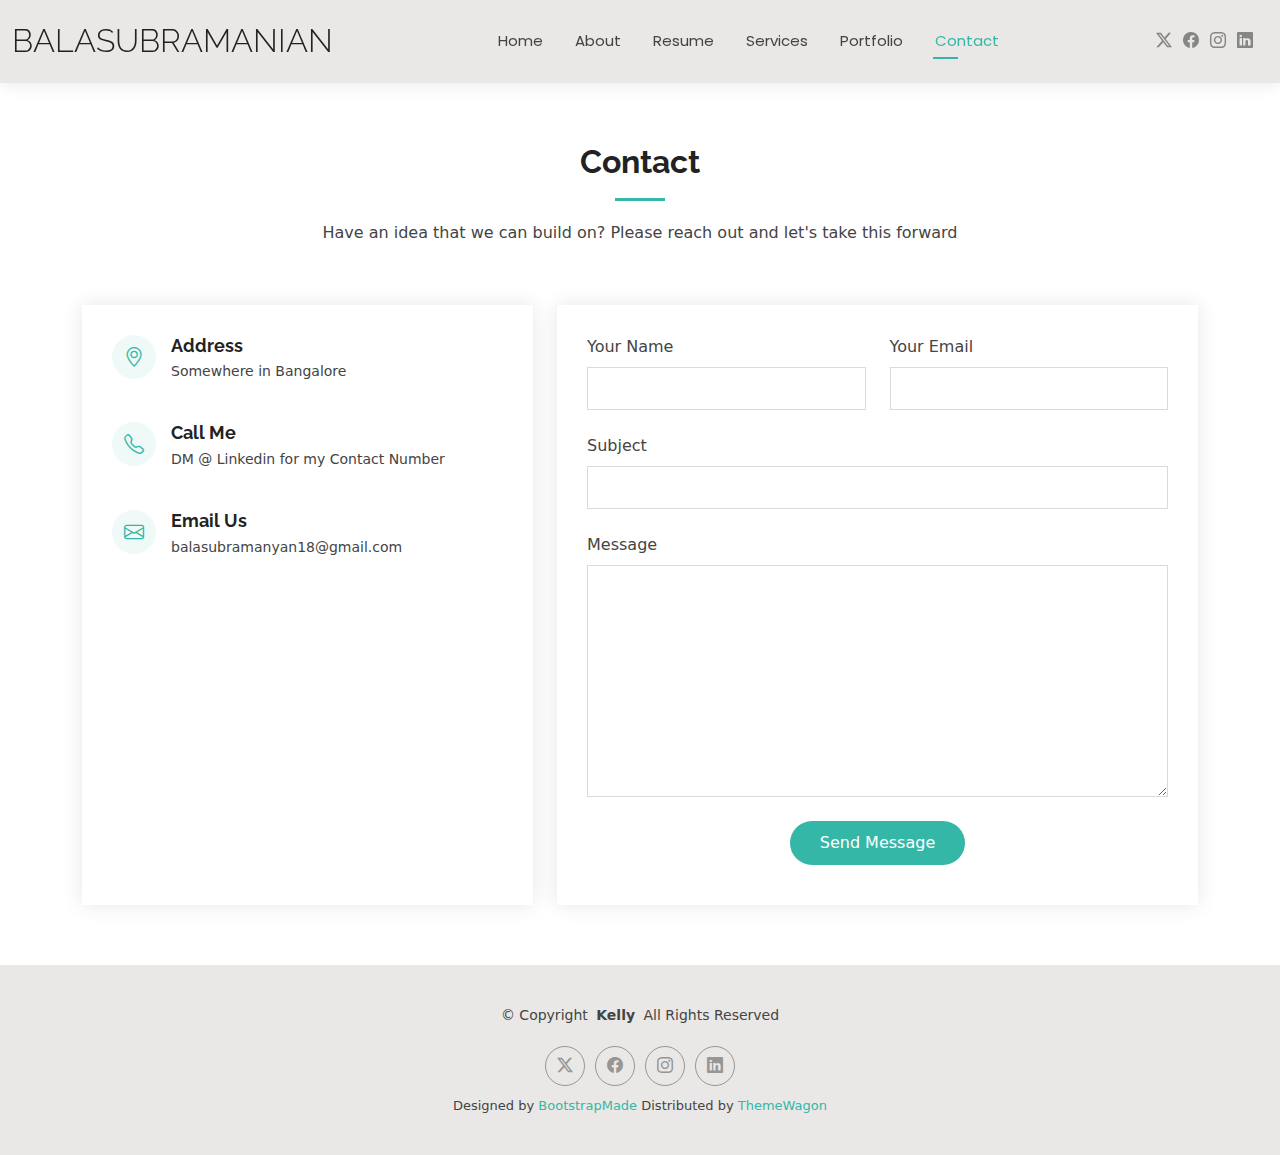
<file: My Portfolio Website/contact.html>
<!DOCTYPE html>
<html lang="en">

<head>
  <meta charset="utf-8">
  <meta content="width=device-width, initial-scale=1.0" name="viewport">
  <title>Contact Me</title>
  <meta name="description" content="">
  <meta name="keywords" content="">

  <!-- Favicons -->
  <link href="assets/img/favicon.png" rel="icon">
  <link href="assets/img/apple-touch-icon.png" rel="apple-touch-icon">

  <!-- Fonts -->
  <link href="https://fonts.googleapis.com" rel="preconnect">
  <link href="https://fonts.gstatic.com" rel="preconnect" crossorigin>
  <link href="https://fonts.googleapis.com/css2?family=Roboto:ital,wght@0,100;0,300;0,400;0,500;0,700;0,900;1,100;1,300;1,400;1,500;1,700;1,900&family=Poppins:ital,wght@0,100;0,200;0,300;0,400;0,500;0,600;0,700;0,800;0,900;1,100;1,200;1,300;1,400;1,500;1,600;1,700;1,800;1,900&family=Raleway:ital,wght@0,100;0,200;0,300;0,400;0,500;0,600;0,700;0,800;0,900;1,100;1,200;1,300;1,400;1,500;1,600;1,700;1,800;1,900&display=swap" rel="stylesheet">

  <!-- Vendor CSS Files -->
  <link href="assets/vendor/bootstrap/css/bootstrap.min.css" rel="stylesheet">
  <link href="assets/vendor/bootstrap-icons/bootstrap-icons.css" rel="stylesheet">
  <link href="assets/vendor/aos/aos.css" rel="stylesheet">
  <link href="assets/vendor/swiper/swiper-bundle.min.css" rel="stylesheet">
  <link href="assets/vendor/glightbox/css/glightbox.min.css" rel="stylesheet">

  <!-- Main CSS File -->
  <link href="assets/css/main.css" rel="stylesheet">

  <!-- =======================================================
  * Template Name: Kelly
  * Template URL: https://bootstrapmade.com/kelly-free-bootstrap-cv-resume-html-template/
  * Updated: Aug 07 2024 with Bootstrap v5.3.3
  * Author: BootstrapMade.com
  * License: https://bootstrapmade.com/license/
  ======================================================== -->
</head>

<body class="contact-page">

  <header id="header" class="header d-flex align-items-center light-background sticky-top">
    <div class="container-fluid position-relative d-flex align-items-center justify-content-between">

      <a href="index.html" class="logo d-flex align-items-center me-auto me-xl-0">
        <!-- Uncomment the line below if you also wish to use an image logo -->
        <!-- <img src="assets/img/logo.png" alt=""> -->
        <h1 class="sitename">Balasubramanian</h1>
      </a>

      <nav id="navmenu" class="navmenu">
        <ul>
          <li><a href="index.html">Home</a></li>
          <li><a href="about.html">About</a></li>
          <li><a href="resume.html">Resume</a></li>
          <li><a href="services.html">Services</a></li>
          <li><a href="portfolio.html">Portfolio</a></li>
          <li><a href="contact.html" class="active">Contact</a></li>
        </ul>
        <i class="mobile-nav-toggle d-xl-none bi bi-list"></i>
      </nav>

      <div class="header-social-links">
        <a href="#" class="twitter"><i class="bi bi-twitter-x"></i></a>
        <a href="#" class="facebook"><i class="bi bi-facebook"></i></a>
        <a href="#" class="instagram"><i class="bi bi-instagram"></i></a>
        <a href="#" class="linkedin"><i class="bi bi-linkedin"></i></a>
      </div>

    </div>
  </header>

  <main class="main">

    <!-- Contact Section -->
    <section id="contact" class="contact section">

      <!-- Section Title -->
      <div class="container section-title" data-aos="fade-up">
        <h2>Contact</h2>
        <p>Have an idea that we can build on? Please reach out and let's take this forward</p>
      </div><!-- End Section Title -->

      <div class="container" data-aos="fade-up" data-aos-delay="100">

        <div class="row gy-4">

          <div class="col-lg-5">

            <div class="info-wrap">
              <div class="info-item d-flex" data-aos="fade-up" data-aos-delay="200">
                <i class="bi bi-geo-alt flex-shrink-0"></i>
                <div>
                  <h3>Address</h3>
                  <p>Somewhere in Bangalore</p>
                </div>
              </div><!-- End Info Item -->

              <div class="info-item d-flex" data-aos="fade-up" data-aos-delay="300">
                <i class="bi bi-telephone flex-shrink-0"></i>
                <div>
                  <h3>Call Me</h3>
                  <p>DM @ Linkedin for my Contact Number</p>
                </div>
              </div><!-- End Info Item -->

              <div class="info-item d-flex" data-aos="fade-up" data-aos-delay="400">
                <i class="bi bi-envelope flex-shrink-0"></i>
                <div>
                  <h3>Email Us</h3>
                  <p>balasubramanyan18@gmail.com</p>
                </div>
              </div><!-- End Info Item -->

              <iframe src="https://www.google.com/maps/embed?pb=!1m18!1m12!1m3!1d3888.004073874148!2d77.6069128!3d12.9747306!2m3!1f0!2f0!3f0!3m2!1i1024!2i768!4f13.1!3m3!1m2!1s0x3bae1687393dbc13%3A0x8b70c8e652b73d9e!2sMahatma%20Gandhi%20Rd%2C%20Bengaluru%2C%20Karnataka%2C%20India!5e0!3m2!1sen!2sus!4v1715621234567!5m2!1sen!2sus" frameborder="0" style="border:0; width: 100%; height: 270px;" allowfullscreen="" loading="lazy" referrerpolicy="no-referrer-when-downgrade"></iframe>
            </div>
          </div>

          <div class="col-lg-7">
            <form action="forms/contact.php" method="post" class="php-email-form" data-aos="fade-up" data-aos-delay="200">
              <div class="row gy-4">

                <div class="col-md-6">
                  <label for="name-field" class="pb-2">Your Name</label>
                  <input type="text" name="name" id="name-field" class="form-control" required="">
                </div>

                <div class="col-md-6">
                  <label for="email-field" class="pb-2">Your Email</label>
                  <input type="email" class="form-control" name="email" id="email-field" required="">
                </div>

                <div class="col-md-12">
                  <label for="subject-field" class="pb-2">Subject</label>
                  <input type="text" class="form-control" name="subject" id="subject-field" required="">
                </div>

                <div class="col-md-12">
                  <label for="message-field" class="pb-2">Message</label>
                  <textarea class="form-control" name="message" rows="10" id="message-field" required=""></textarea>
                </div>

                <div class="col-md-12 text-center">
                  <div class="loading">Loading</div>
                  <div class="error-message"></div>
                  <div class="sent-message">Your message has been sent. Thank you!</div>

                  <button type="submit">Send Message</button>
                </div>

              </div>
            </form>
          </div><!-- End Contact Form -->

        </div>

      </div>

    </section><!-- /Contact Section -->

  </main>

  <footer id="footer" class="footer light-background">

    <div class="container">
      <div class="copyright text-center ">
        <p>© <span>Copyright</span> <strong class="px-1 sitename">Kelly</strong> <span>All Rights Reserved<br></span></p>
      </div>
      <div class="social-links d-flex justify-content-center">
        <a href=""><i class="bi bi-twitter-x"></i></a>
        <a href=""><i class="bi bi-facebook"></i></a>
        <a href=""><i class="bi bi-instagram"></i></a>
        <a href=""><i class="bi bi-linkedin"></i></a>
      </div>
      <div class="credits">
        <!-- All the links in the footer should remain intact. -->
        <!-- You can delete the links only if you've purchased the pro version. -->
        <!-- Licensing information: https://bootstrapmade.com/license/ -->
        <!-- Purchase the pro version with working PHP/AJAX contact form: [buy-url] -->
        Designed by <a href="https://bootstrapmade.com/">BootstrapMade</a> Distributed by <a href=“https://themewagon.com>ThemeWagon
      </div>
    </div>

  </footer>

  <!-- Scroll Top -->
  <a href="#" id="scroll-top" class="scroll-top d-flex align-items-center justify-content-center"><i class="bi bi-arrow-up-short"></i></a>

  <!-- Preloader -->
  <div id="preloader"></div>

  <!-- Vendor JS Files -->
  <script src="assets/vendor/bootstrap/js/bootstrap.bundle.min.js"></script>
  <script src="assets/vendor/php-email-form/validate.js"></script>
  <script src="assets/vendor/aos/aos.js"></script>
  <script src="assets/vendor/waypoints/noframework.waypoints.js"></script>
  <script src="assets/vendor/purecounter/purecounter_vanilla.js"></script>
  <script src="assets/vendor/swiper/swiper-bundle.min.js"></script>
  <script src="assets/vendor/glightbox/js/glightbox.min.js"></script>
  <script src="assets/vendor/imagesloaded/imagesloaded.pkgd.min.js"></script>
  <script src="assets/vendor/isotope-layout/isotope.pkgd.min.js"></script>

  <!-- Main JS File -->
  <script src="assets/js/main.js"></script>

</body>

</html>
</file>
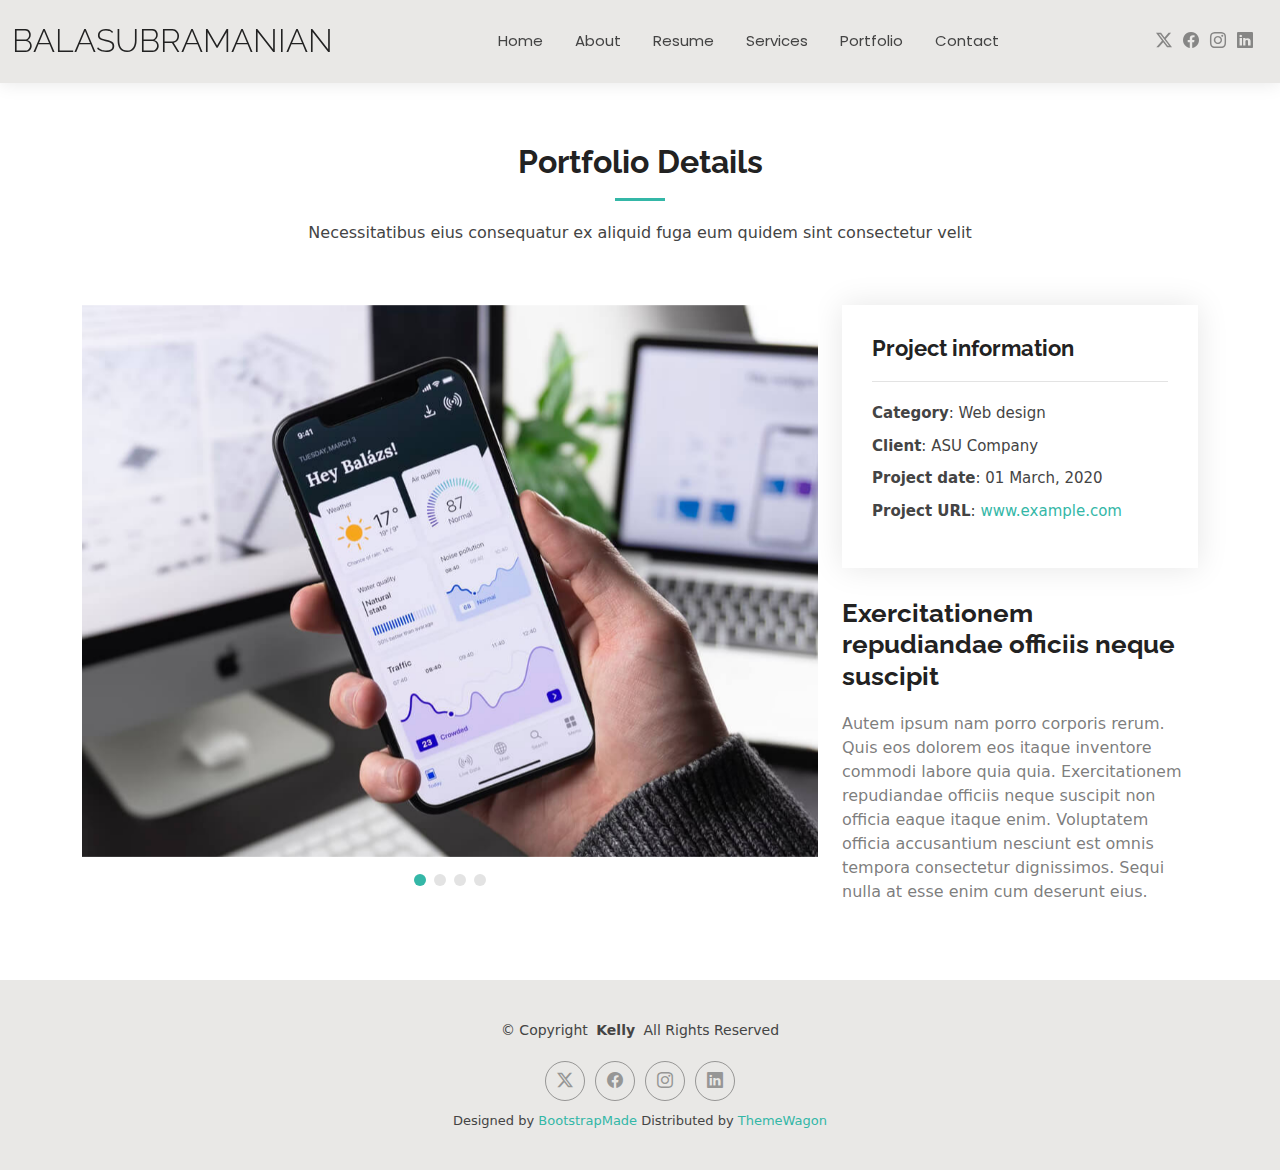
<file: My Portfolio Website/portfolio-details.html>
<!DOCTYPE html>
<html lang="en">

<head>
  <meta charset="utf-8">
  <meta content="width=device-width, initial-scale=1.0" name="viewport">
  <title>Portfolio Details </title>
  <meta name="description" content="">
  <meta name="keywords" content="">

  <!-- Favicons -->
  <link href="assets/img/favicon.png" rel="icon">
  <link href="assets/img/apple-touch-icon.png" rel="apple-touch-icon">

  <!-- Fonts -->
  <link href="https://fonts.googleapis.com" rel="preconnect">
  <link href="https://fonts.gstatic.com" rel="preconnect" crossorigin>
  <link href="https://fonts.googleapis.com/css2?family=Roboto:ital,wght@0,100;0,300;0,400;0,500;0,700;0,900;1,100;1,300;1,400;1,500;1,700;1,900&family=Poppins:ital,wght@0,100;0,200;0,300;0,400;0,500;0,600;0,700;0,800;0,900;1,100;1,200;1,300;1,400;1,500;1,600;1,700;1,800;1,900&family=Raleway:ital,wght@0,100;0,200;0,300;0,400;0,500;0,600;0,700;0,800;0,900;1,100;1,200;1,300;1,400;1,500;1,600;1,700;1,800;1,900&display=swap" rel="stylesheet">

  <!-- Vendor CSS Files -->
  <link href="assets/vendor/bootstrap/css/bootstrap.min.css" rel="stylesheet">
  <link href="assets/vendor/bootstrap-icons/bootstrap-icons.css" rel="stylesheet">
  <link href="assets/vendor/aos/aos.css" rel="stylesheet">
  <link href="assets/vendor/swiper/swiper-bundle.min.css" rel="stylesheet">
  <link href="assets/vendor/glightbox/css/glightbox.min.css" rel="stylesheet">

  <!-- Main CSS File -->
  <link href="assets/css/main.css" rel="stylesheet">

  <!-- =======================================================
  * Template Name: Kelly
  * Template URL: https://bootstrapmade.com/kelly-free-bootstrap-cv-resume-html-template/
  * Updated: Aug 07 2024 with Bootstrap v5.3.3
  * Author: BootstrapMade.com
  * License: https://bootstrapmade.com/license/
  ======================================================== -->
</head>

<body class="portfolio-details-page">

  <header id="header" class="header d-flex align-items-center light-background sticky-top">
    <div class="container-fluid position-relative d-flex align-items-center justify-content-between">

      <a href="index.html" class="logo d-flex align-items-center me-auto me-xl-0">
        <!-- Uncomment the line below if you also wish to use an image logo -->
        <!-- <img src="assets/img/logo.png" alt=""> -->
        <h1 class="sitename">Balasubramanian</h1>
      </a>

      <nav id="navmenu" class="navmenu">
        <ul>
          <li><a href="index.html">Home</a></li>
          <li><a href="about.html">About</a></li>
          <li><a href="resume.html">Resume</a></li>
          <li><a href="services.html">Services</a></li>
          <li><a href="portfolio.html">Portfolio</a></li>
          <li><a href="contact.html">Contact</a></li>
        </ul>
        <i class="mobile-nav-toggle d-xl-none bi bi-list"></i>
      </nav>

      <div class="header-social-links">
        <a href="#" class="twitter"><i class="bi bi-twitter-x"></i></a>
        <a href="#" class="facebook"><i class="bi bi-facebook"></i></a>
        <a href="#" class="instagram"><i class="bi bi-instagram"></i></a>
        <a href="#" class="linkedin"><i class="bi bi-linkedin"></i></a>
      </div>

    </div>
  </header>

  <main class="main">

    <!-- Portfolio Details Section -->
    <section id="portfolio-details" class="portfolio-details section">

      <!-- Section Title -->
      <div class="container section-title" data-aos="fade-up">
        <h2>Portfolio Details</h2>
        <p>Necessitatibus eius consequatur ex aliquid fuga eum quidem sint consectetur velit</p>
      </div><!-- End Section Title -->

      <div class="container" data-aos="fade-up" data-aos-delay="100">

        <div class="row gy-4">

          <div class="col-lg-8">
            <div class="portfolio-details-slider swiper init-swiper">

              <script type="application/json" class="swiper-config">
                {
                  "loop": true,
                  "speed": 600,
                  "autoplay": {
                    "delay": 5000
                  },
                  "slidesPerView": "auto",
                  "pagination": {
                    "el": ".swiper-pagination",
                    "type": "bullets",
                    "clickable": true
                  }
                }
              </script>

              <div class="swiper-wrapper align-items-center">

                <div class="swiper-slide">
                  <img src="assets/img/portfolio/app-1.jpg" alt="">
                </div>

                <div class="swiper-slide">
                  <img src="assets/img/portfolio/product-1.jpg" alt="">
                </div>

                <div class="swiper-slide">
                  <img src="assets/img/portfolio/branding-1.jpg" alt="">
                </div>

                <div class="swiper-slide">
                  <img src="assets/img/portfolio/books-1.jpg" alt="">
                </div>

              </div>
              <div class="swiper-pagination"></div>
            </div>
          </div>

          <div class="col-lg-4">
            <div class="portfolio-info" data-aos="fade-up" data-aos-delay="200">
              <h3>Project information</h3>
              <ul>
                <li><strong>Category</strong>: Web design</li>
                <li><strong>Client</strong>: ASU Company</li>
                <li><strong>Project date</strong>: 01 March, 2020</li>
                <li><strong>Project URL</strong>: <a href="#">www.example.com</a></li>
              </ul>
            </div>
            <div class="portfolio-description" data-aos="fade-up" data-aos-delay="300">
              <h2>Exercitationem repudiandae officiis neque suscipit</h2>
              <p>
                Autem ipsum nam porro corporis rerum. Quis eos dolorem eos itaque inventore commodi labore quia quia. Exercitationem repudiandae officiis neque suscipit non officia eaque itaque enim. Voluptatem officia accusantium nesciunt est omnis tempora consectetur dignissimos. Sequi nulla at esse enim cum deserunt eius.
              </p>
            </div>
          </div>

        </div>

      </div>

    </section><!-- /Portfolio Details Section -->

  </main>

  <footer id="footer" class="footer light-background">

    <div class="container">
      <div class="copyright text-center ">
        <p>© <span>Copyright</span> <strong class="px-1 sitename">Kelly</strong> <span>All Rights Reserved<br></span></p>
      </div>
      <div class="social-links d-flex justify-content-center">
        <a href=""><i class="bi bi-twitter-x"></i></a>
        <a href=""><i class="bi bi-facebook"></i></a>
        <a href=""><i class="bi bi-instagram"></i></a>
        <a href=""><i class="bi bi-linkedin"></i></a>
      </div>
      <div class="credits">
        <!-- All the links in the footer should remain intact. -->
        <!-- You can delete the links only if you've purchased the pro version. -->
        <!-- Licensing information: https://bootstrapmade.com/license/ -->
        <!-- Purchase the pro version with working PHP/AJAX contact form: [buy-url] -->
        Designed by <a href="https://bootstrapmade.com/">BootstrapMade</a> Distributed by <a href=“https://themewagon.com>ThemeWagon
      </div>
    </div>

  </footer>

  <!-- Scroll Top -->
  <a href="#" id="scroll-top" class="scroll-top d-flex align-items-center justify-content-center"><i class="bi bi-arrow-up-short"></i></a>

  <!-- Preloader -->
  <div id="preloader"></div>

  <!-- Vendor JS Files -->
  <script src="assets/vendor/bootstrap/js/bootstrap.bundle.min.js"></script>
  <script src="assets/vendor/php-email-form/validate.js"></script>
  <script src="assets/vendor/aos/aos.js"></script>
  <script src="assets/vendor/waypoints/noframework.waypoints.js"></script>
  <script src="assets/vendor/purecounter/purecounter_vanilla.js"></script>
  <script src="assets/vendor/swiper/swiper-bundle.min.js"></script>
  <script src="assets/vendor/glightbox/js/glightbox.min.js"></script>
  <script src="assets/vendor/imagesloaded/imagesloaded.pkgd.min.js"></script>
  <script src="assets/vendor/isotope-layout/isotope.pkgd.min.js"></script>

  <!-- Main JS File -->
  <script src="assets/js/main.js"></script>

</body>

</html>
</file>
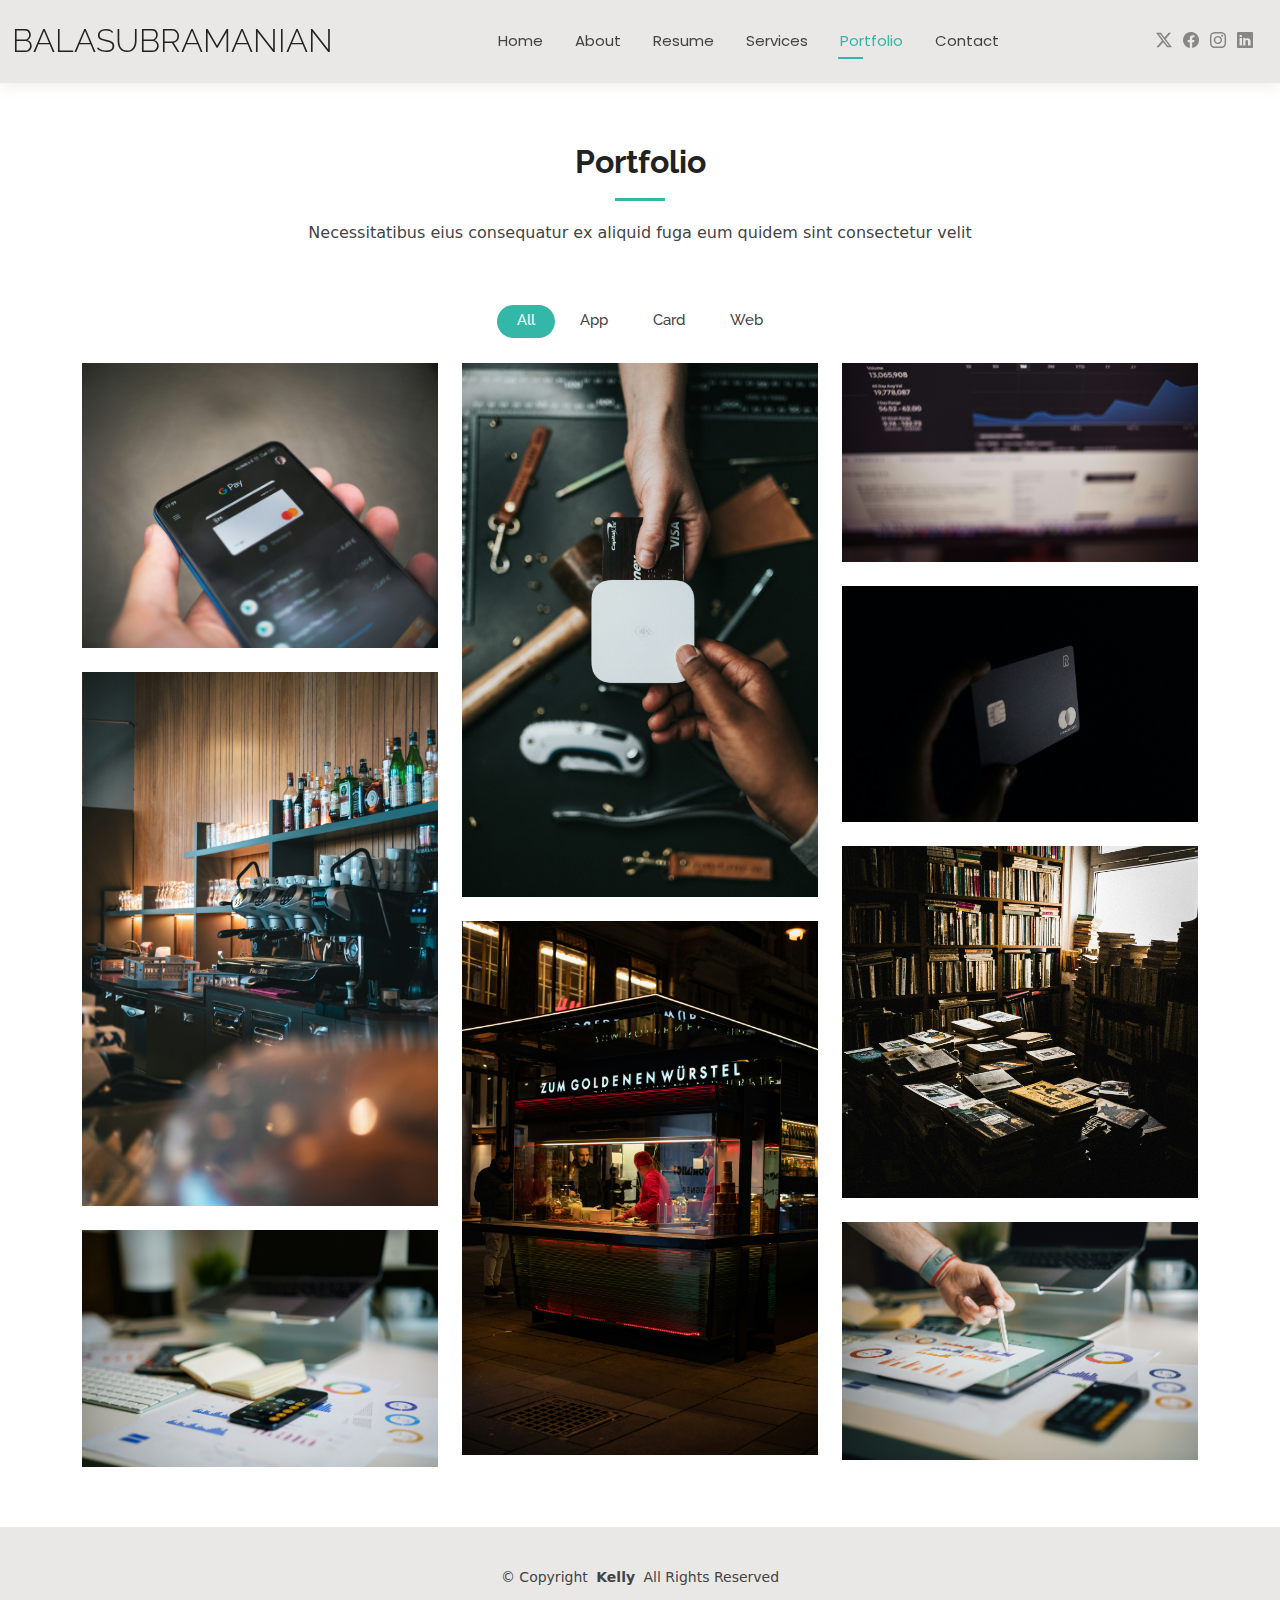
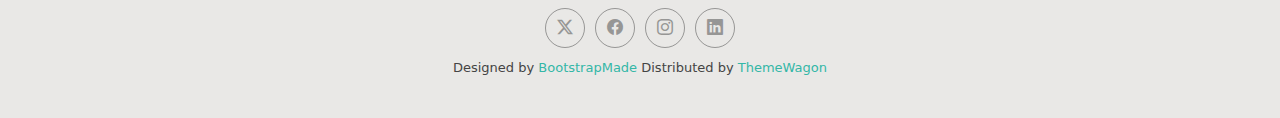
<file: My Portfolio Website/portfolio.html>
<!DOCTYPE html>
<html lang="en">

<head>
  <meta charset="utf-8">
  <meta content="width=device-width, initial-scale=1.0" name="viewport">
  <title>Portfolio </title>
  <meta name="description" content="">
  <meta name="keywords" content="">

  <!-- Favicons -->
  <link href="assets/img/favicon.png" rel="icon">
  <link href="assets/img/apple-touch-icon.png" rel="apple-touch-icon">

  <!-- Fonts -->
  <link href="https://fonts.googleapis.com" rel="preconnect">
  <link href="https://fonts.gstatic.com" rel="preconnect" crossorigin>
  <link href="https://fonts.googleapis.com/css2?family=Roboto:ital,wght@0,100;0,300;0,400;0,500;0,700;0,900;1,100;1,300;1,400;1,500;1,700;1,900&family=Poppins:ital,wght@0,100;0,200;0,300;0,400;0,500;0,600;0,700;0,800;0,900;1,100;1,200;1,300;1,400;1,500;1,600;1,700;1,800;1,900&family=Raleway:ital,wght@0,100;0,200;0,300;0,400;0,500;0,600;0,700;0,800;0,900;1,100;1,200;1,300;1,400;1,500;1,600;1,700;1,800;1,900&display=swap" rel="stylesheet">

  <!-- Vendor CSS Files -->
  <link href="assets/vendor/bootstrap/css/bootstrap.min.css" rel="stylesheet">
  <link href="assets/vendor/bootstrap-icons/bootstrap-icons.css" rel="stylesheet">
  <link href="assets/vendor/aos/aos.css" rel="stylesheet">
  <link href="assets/vendor/swiper/swiper-bundle.min.css" rel="stylesheet">
  <link href="assets/vendor/glightbox/css/glightbox.min.css" rel="stylesheet">

  <!-- Main CSS File -->
  <link href="assets/css/main.css" rel="stylesheet">

  <!-- =======================================================
  * Template Name: Kelly
  * Template URL: https://bootstrapmade.com/kelly-free-bootstrap-cv-resume-html-template/
  * Updated: Aug 07 2024 with Bootstrap v5.3.3
  * Author: BootstrapMade.com
  * License: https://bootstrapmade.com/license/
  ======================================================== -->
</head>

<body class="portfolio-page">

  <header id="header" class="header d-flex align-items-center light-background sticky-top">
    <div class="container-fluid position-relative d-flex align-items-center justify-content-between">

      <a href="index.html" class="logo d-flex align-items-center me-auto me-xl-0">
        <!-- Uncomment the line below if you also wish to use an image logo -->
        <!-- <img src="assets/img/logo.png" alt=""> -->
        <h1 class="sitename">Balasubramanian</h1>
      </a>

      <nav id="navmenu" class="navmenu">
        <ul>
          <li><a href="index.html">Home</a></li>
          <li><a href="about.html">About</a></li>
          <li><a href="resume.html">Resume</a></li>
          <li><a href="services.html">Services</a></li>
          <li><a href="portfolio.html" class="active">Portfolio</a></li>
          <li><a href="contact.html">Contact</a></li>
        </ul>
        <i class="mobile-nav-toggle d-xl-none bi bi-list"></i>
      </nav>

      <div class="header-social-links">
        <a href="#" class="twitter"><i class="bi bi-twitter-x"></i></a>
        <a href="#" class="facebook"><i class="bi bi-facebook"></i></a>
        <a href="#" class="instagram"><i class="bi bi-instagram"></i></a>
        <a href="#" class="linkedin"><i class="bi bi-linkedin"></i></a>
      </div>

    </div>
  </header>

  <main class="main">

    <!-- Portfolio Section -->
    <section id="portfolio" class="portfolio section">

      <!-- Section Title -->
      <div class="container section-title" data-aos="fade-up">
        <h2>Portfolio</h2>
        <p>Necessitatibus eius consequatur ex aliquid fuga eum quidem sint consectetur velit</p>
      </div><!-- End Section Title -->

      <div class="container">

        <div class="isotope-layout" data-default-filter="*" data-layout="masonry" data-sort="original-order">

          <ul class="portfolio-filters isotope-filters" data-aos="fade-up" data-aos-delay="100">
            <li data-filter="*" class="filter-active">All</li>
            <li data-filter=".filter-app">App</li>
            <li data-filter=".filter-product">Card</li>
            <li data-filter=".filter-branding">Web</li>
          </ul><!-- End Portfolio Filters -->

          <div class="row gy-4 isotope-container" data-aos="fade-up" data-aos-delay="200">

            <div class="col-lg-4 col-md-6 portfolio-item isotope-item filter-app">
              <img src="assets/img/masonry-portfolio/mika.jpg" class="img-fluid" alt="">
              <div class="portfolio-info">
                <h4>App 1</h4>
                <p>Lorem ipsum, dolor sit</p>
                <a href="assets/img/masonry-portfolio/mika.jpg" title="App 1" data-gallery="portfolio-gallery-app" class="glightbox preview-link"><i class="bi bi-zoom-in"></i></a>
                <a href="portfolio-details.html" title="More Details" class="details-link"><i class="bi bi-link-45deg"></i></a>
              </div>
            </div><!-- End Portfolio Item -->

            <div class="col-lg-4 col-md-6 portfolio-item isotope-item filter-product">
              <img src="assets/img/masonry-portfolio/Unsplash.jpg" class="img-fluid" alt="">
              <div class="portfolio-info">
                <h4>Product 1</h4>
                <p>Lorem ipsum, dolor sit</p>
                <a href="assets/img/masonry-portfolio/Unsplash.jpg" title="Product 1" data-gallery="portfolio-gallery-product" class="glightbox preview-link"><i class="bi bi-zoom-in"></i></a>
                <a href="portfolio-details.html" title="More Details" class="details-link"><i class="bi bi-link-45deg"></i></a>
              </div>
            </div><!-- End Portfolio Item -->

            <div class="col-lg-4 col-md-6 portfolio-item isotope-item filter-branding">
              <img src="assets/img/masonry-portfolio/markus.jpg" class="img-fluid" alt="">
              <div class="portfolio-info">
                <h4>Branding 1</h4>
                <p>Lorem ipsum, dolor sit</p>
                <a href="assets/img/masonry-portfolio/markus.jpg" title="Branding 1" data-gallery="portfolio-gallery-branding" class="glightbox preview-link"><i class="bi bi-zoom-in"></i></a>
                <a href="portfolio-details.html" title="More Details" class="details-link"><i class="bi bi-link-45deg"></i></a>
              </div>
            </div><!-- End Portfolio Item -->

            <div class="col-lg-4 col-md-6 portfolio-item isotope-item filter-app">
              <img src="assets/img/masonry-portfolio/ales.jpg" class="img-fluid" alt="">
              <div class="portfolio-info">
                <h4>App 2</h4>
                <p>Lorem ipsum, dolor sit</p>
                <a href="assets/img/masonry-portfolio/ales.jpg" title="App 2" data-gallery="portfolio-gallery-app" class="glightbox preview-link"><i class="bi bi-zoom-in"></i></a>
                <a href="portfolio-details.html" title="More Details" class="details-link"><i class="bi bi-link-45deg"></i></a>
              </div>
            </div><!-- End Portfolio Item -->

            <div class="col-lg-4 col-md-6 portfolio-item isotope-item filter-product">
              <img src="assets/img/masonry-portfolio/francesco.jpg" class="img-fluid" alt="">
              <div class="portfolio-info">
                <h4>Product 2</h4>
                <p>Lorem ipsum, dolor sit</p>
                <a href="assets/img/masonry-portfolio/francesco.jpg" title="Product 2" data-gallery="portfolio-gallery-product" class="glightbox preview-link"><i class="bi bi-zoom-in"></i></a>
                <a href="portfolio-details.html" title="More Details" class="details-link"><i class="bi bi-link-45deg"></i></a>
              </div>
            </div><!-- End Portfolio Item -->

            <div class="col-lg-4 col-md-6 portfolio-item isotope-item filter-branding">
              <img src="assets/img/masonry-portfolio/mihai.jpg" class="img-fluid" alt="">
              <div class="portfolio-info">
                <h4>Branding 2</h4>
                <p>Lorem ipsum, dolor sit</p>
                <a href="assets/img/masonry-portfolio/mihai.jpg" title="Branding 2" data-gallery="portfolio-gallery-branding" class="glightbox preview-link"><i class="bi bi-zoom-in"></i></a>
                <a href="portfolio-details.html" title="More Details" class="details-link"><i class="bi bi-link-45deg"></i></a>
              </div>
            </div><!-- End Portfolio Item -->

            <div class="col-lg-4 col-md-6 portfolio-item isotope-item filter-app">
              <img src="assets/img/masonry-portfolio/benjamin.jpg" class="img-fluid" alt="">
              <div class="portfolio-info">
                <h4>App 3</h4>
                <p>Lorem ipsum, dolor sit</p>
                <a href="assets/img/masonry-portfolio/benjamin.jpg" title="App 3" data-gallery="portfolio-gallery-app" class="glightbox preview-link"><i class="bi bi-zoom-in"></i></a>
                <a href="portfolio-details.html" title="More Details" class="details-link"><i class="bi bi-link-45deg"></i></a>
              </div>
            </div><!-- End Portfolio Item -->

            <div class="col-lg-4 col-md-6 portfolio-item isotope-item filter-product">
              <img src="assets/img/masonry-portfolio/jakub-zerdzicki.jpg" class="img-fluid" alt="">
              <div class="portfolio-info">
                <h4>Product 3</h4>
                <p>Lorem ipsum, dolor sit</p>
                <a href="assets/img/masonry-portfolio/jakub-zerdzicki.jpg" title="Product 3" data-gallery="portfolio-gallery-product" class="glightbox preview-link"><i class="bi bi-zoom-in"></i></a>
                <a href="portfolio-details.html" title="More Details" class="details-link"><i class="bi bi-link-45deg"></i></a>
              </div>
            </div><!-- End Portfolio Item -->

            <div class="col-lg-4 col-md-6 portfolio-item isotope-item filter-branding">
              <img src="assets/img/masonry-portfolio/jakub.jpg" class="img-fluid" alt="">
              <div class="portfolio-info">
                <h4>Branding 3</h4>
                <p>Lorem ipsum, dolor sit</p>
                <a href="assets/img/masonry-portfolio/jakub.jpg" title="Branding 2" data-gallery="portfolio-gallery-branding" class="glightbox preview-link"><i class="bi bi-zoom-in"></i></a>
                <a href="portfolio-details.html" title="More Details" class="details-link"><i class="bi bi-link-45deg"></i></a>
              </div>
            </div><!-- End Portfolio Item -->

          </div><!-- End Portfolio Container -->

        </div>

      </div>

    </section><!-- /Portfolio Section -->

  </main>

  <footer id="footer" class="footer light-background">

    <div class="container">
      <div class="copyright text-center ">
        <p>© <span>Copyright</span> <strong class="px-1 sitename">Kelly</strong> <span>All Rights Reserved<br></span></p>
      </div>
      <div class="social-links d-flex justify-content-center">
        <a href=""><i class="bi bi-twitter-x"></i></a>
        <a href=""><i class="bi bi-facebook"></i></a>
        <a href=""><i class="bi bi-instagram"></i></a>
        <a href=""><i class="bi bi-linkedin"></i></a>
      </div>
      <div class="credits">
        <!-- All the links in the footer should remain intact. -->
        <!-- You can delete the links only if you've purchased the pro version. -->
        <!-- Licensing information: https://bootstrapmade.com/license/ -->
        <!-- Purchase the pro version with working PHP/AJAX contact form: [buy-url] -->
        Designed by <a href="https://bootstrapmade.com/">BootstrapMade</a> Distributed by <a href=“https://themewagon.com>ThemeWagon
      </div>
    </div>

  </footer>

  <!-- Scroll Top -->
  <a href="#" id="scroll-top" class="scroll-top d-flex align-items-center justify-content-center"><i class="bi bi-arrow-up-short"></i></a>

  <!-- Preloader -->
  <div id="preloader"></div>

  <!-- Vendor JS Files -->
  <script src="assets/vendor/bootstrap/js/bootstrap.bundle.min.js"></script>
  <script src="assets/vendor/php-email-form/validate.js"></script>
  <script src="assets/vendor/aos/aos.js"></script>
  <script src="assets/vendor/waypoints/noframework.waypoints.js"></script>
  <script src="assets/vendor/purecounter/purecounter_vanilla.js"></script>
  <script src="assets/vendor/swiper/swiper-bundle.min.js"></script>
  <script src="assets/vendor/glightbox/js/glightbox.min.js"></script>
  <script src="assets/vendor/imagesloaded/imagesloaded.pkgd.min.js"></script>
  <script src="assets/vendor/isotope-layout/isotope.pkgd.min.js"></script>

  <!-- Main JS File -->
  <script src="assets/js/main.js"></script>

</body>

</html>
</file>
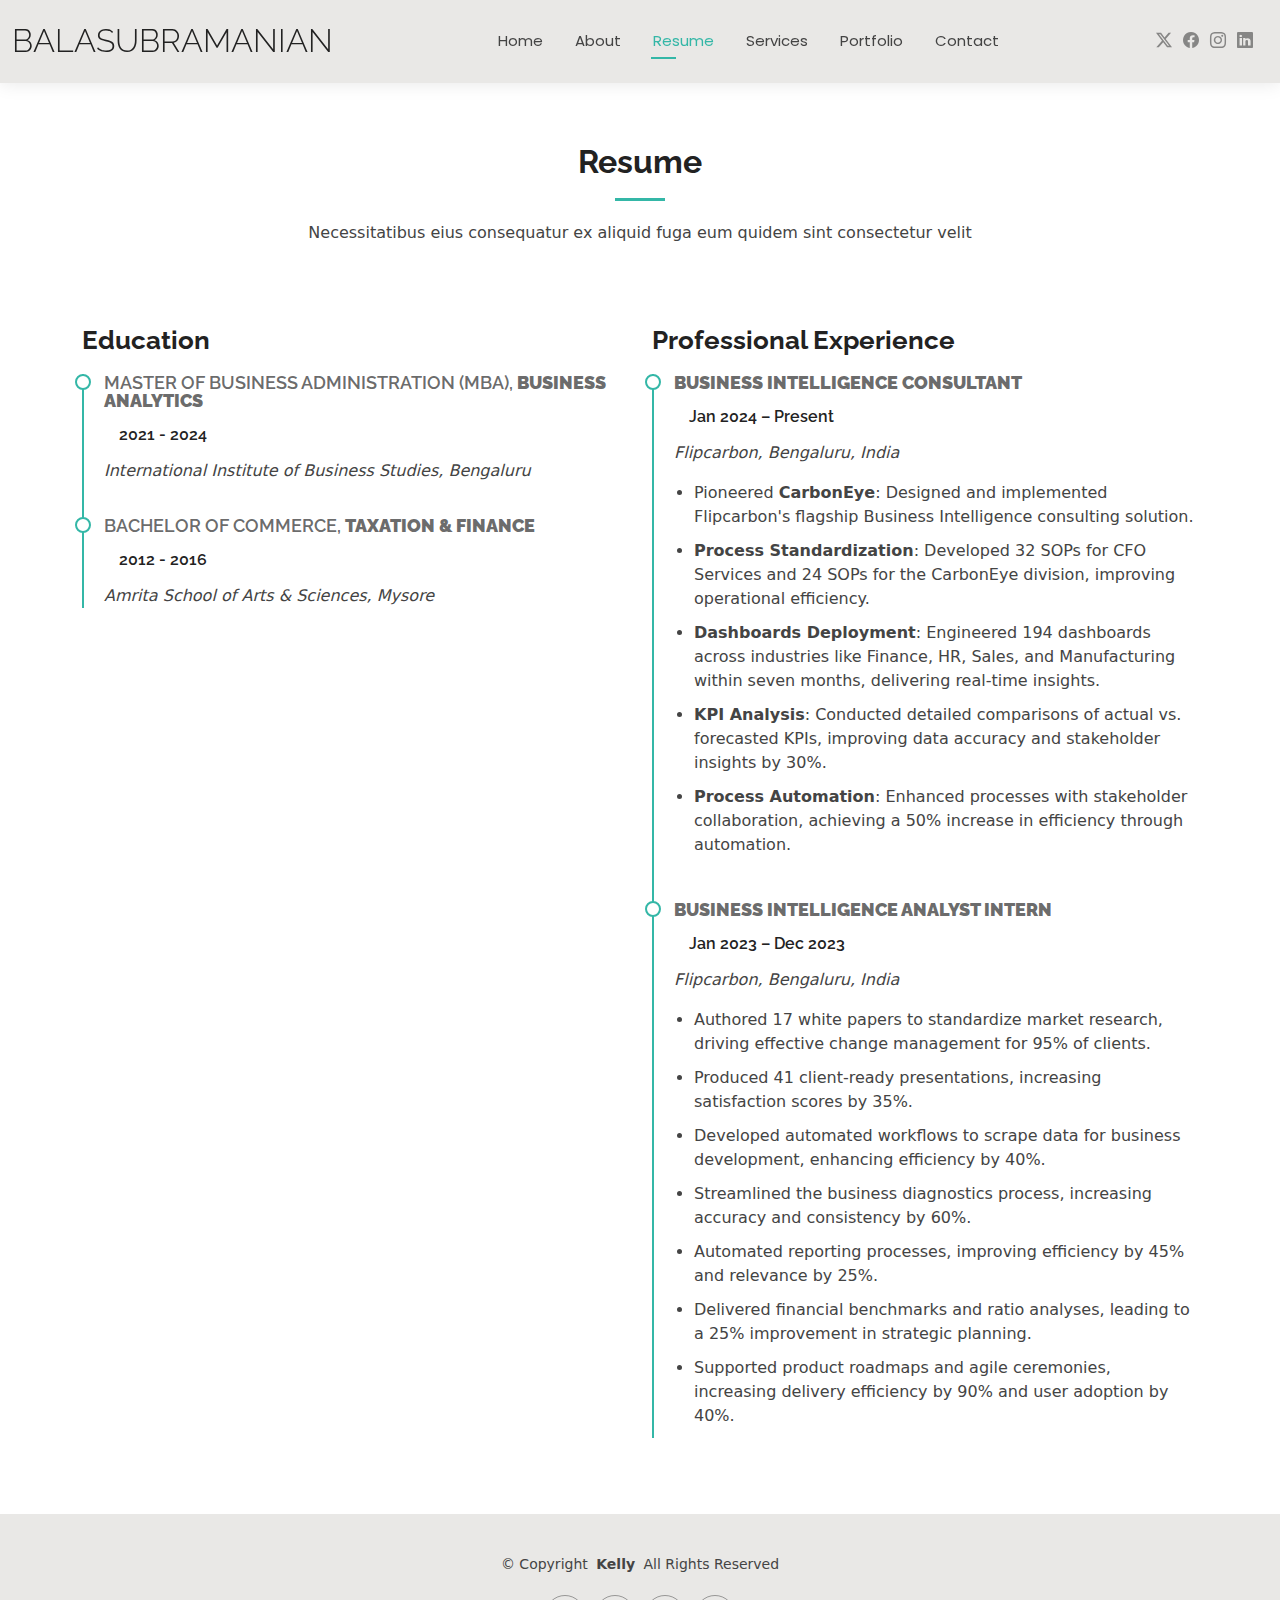
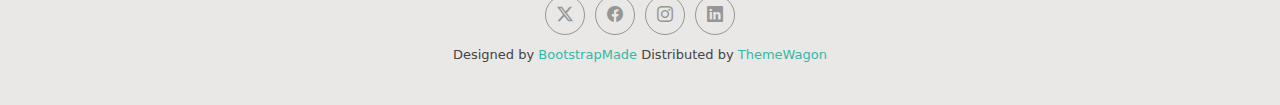
<file: My Portfolio Website/resume.html>
<!DOCTYPE html>
<html lang="en">

<head>
  <meta charset="utf-8">
  <meta content="width=device-width, initial-scale=1.0" name="viewport">
  <title>Resume </title>
  <meta name="description" content="">
  <meta name="keywords" content="">

  <!-- Favicons -->
  <link href="assets/img/favicon.png" rel="icon">
  <link href="assets/img/apple-touch-icon.png" rel="apple-touch-icon">

  <!-- Fonts -->
  <link href="https://fonts.googleapis.com" rel="preconnect">
  <link href="https://fonts.gstatic.com" rel="preconnect" crossorigin>
  <link href="https://fonts.googleapis.com/css2?family=Roboto:ital,wght@0,100;0,300;0,400;0,500;0,700;0,900;1,100;1,300;1,400;1,500;1,700;1,900&family=Poppins:ital,wght@0,100;0,200;0,300;0,400;0,500;0,600;0,700;0,800;0,900;1,100;1,200;1,300;1,400;1,500;1,600;1,700;1,800;1,900&family=Raleway:ital,wght@0,100;0,200;0,300;0,400;0,500;0,600;0,700;0,800;0,900;1,100;1,200;1,300;1,400;1,500;1,600;1,700;1,800;1,900&display=swap" rel="stylesheet">

  <!-- Vendor CSS Files -->
  <link href="assets/vendor/bootstrap/css/bootstrap.min.css" rel="stylesheet">
  <link href="assets/vendor/bootstrap-icons/bootstrap-icons.css" rel="stylesheet">
  <link href="assets/vendor/aos/aos.css" rel="stylesheet">
  <link href="assets/vendor/swiper/swiper-bundle.min.css" rel="stylesheet">
  <link href="assets/vendor/glightbox/css/glightbox.min.css" rel="stylesheet">

  <!-- Main CSS File -->
  <link href="assets/css/main.css" rel="stylesheet">

  <!-- =======================================================
  * Template Name: Kelly
  * Template URL: https://bootstrapmade.com/kelly-free-bootstrap-cv-resume-html-template/
  * Updated: Aug 07 2024 with Bootstrap v5.3.3
  * Author: BootstrapMade.com
  * License: https://bootstrapmade.com/license/
  ======================================================== -->
</head>

<body class="resume-page">

  <header id="header" class="header d-flex align-items-center light-background sticky-top">
    <div class="container-fluid position-relative d-flex align-items-center justify-content-between">

      <a href="index.html" class="logo d-flex align-items-center me-auto me-xl-0">
        <!-- Uncomment the line below if you also wish to use an image logo -->
        <!-- <img src="assets/img/logo.png" alt=""> -->
        <h1 class="sitename">Balasubramanian</h1>
      </a>

      <nav id="navmenu" class="navmenu">
        <ul>
          <li><a href="index.html">Home</a></li>
          <li><a href="about.html">About</a></li>
          <li><a href="resume.html" class="active">Resume</a></li>
          <li><a href="services.html">Services</a></li>
          <li><a href="portfolio.html">Portfolio</a></li>
          <li><a href="contact.html">Contact</a></li>
        </ul>
        <i class="mobile-nav-toggle d-xl-none bi bi-list"></i>
      </nav>

      <div class="header-social-links">
        <a href="#" class="twitter"><i class="bi bi-twitter-x"></i></a>
        <a href="#" class="facebook"><i class="bi bi-facebook"></i></a>
        <a href="#" class="instagram"><i class="bi bi-instagram"></i></a>
        <a href="#" class="linkedin"><i class="bi bi-linkedin"></i></a>
      </div>

    </div>
  </header>

  <main class="main">

    <!-- Resume Section -->
    <section id="resume" class="resume section">

     <!-- Section Title -->
<div class="container section-title" data-aos="fade-up">
  <h2>Resume</h2>
  <p>Necessitatibus eius consequatur ex aliquid fuga eum quidem sint consectetur velit</p>
</div><!-- End Section Title -->

<div class="container">
  <div class="row">
    <div class="col-lg-6" data-aos="fade-up" data-aos-delay="100">
      <h3 class="resume-title">Education</h3>

      <div class="resume-item">
        <h4>Master of Business Administration (MBA), <strong>Business Analytics</strong></h4>
        <h5>2021 - 2024</h5>
        <p><em>International Institute of Business Studies, Bengaluru</em></p>
      </div><!-- End Resume Item -->

      <div class="resume-item">
        <h4>Bachelor of Commerce, <strong>Taxation & Finance</strong></h4>
        <h5>2012 - 2016</h5>
        <p><em>Amrita School of Arts & Sciences, Mysore</em></p>
      </div><!-- End Resume Item -->
    </div>

    <div class="col-lg-6" data-aos="fade-up" data-aos-delay="200">
      <h3 class="resume-title">Professional Experience</h3>

      <div class="resume-item">
        <h4><strong>Business Intelligence Consultant</strong></h4>
        <h5>Jan 2024 – Present</h5>
        <p><em>Flipcarbon, Bengaluru, India</em></p>
        <ul>
          <li>Pioneered <strong>CarbonEye</strong>: Designed and implemented Flipcarbon's flagship Business Intelligence consulting solution.</li>
          <li><strong>Process Standardization</strong>: Developed 32 SOPs for CFO Services and 24 SOPs for the CarbonEye division, improving operational efficiency.</li>
          <li><strong>Dashboards Deployment</strong>: Engineered 194 dashboards across industries like Finance, HR, Sales, and Manufacturing within seven months, delivering real-time insights.</li>
          <li><strong>KPI Analysis</strong>: Conducted detailed comparisons of actual vs. forecasted KPIs, improving data accuracy and stakeholder insights by 30%.</li>
          <li><strong>Process Automation</strong>: Enhanced processes with stakeholder collaboration, achieving a 50% increase in efficiency through automation.</li>
        </ul>
      </div><!-- End Resume Item -->

      <div class="resume-item">
        <h4><strong>Business Intelligence Analyst Intern</strong></h4>
        <h5>Jan 2023 – Dec 2023</h5>
        <p><em>Flipcarbon, Bengaluru, India</em></p>
        <ul>
          <li>Authored 17 white papers to standardize market research, driving effective change management for 95% of clients.</li>
          <li>Produced 41 client-ready presentations, increasing satisfaction scores by 35%.</li>
          <li>Developed automated workflows to scrape data for business development, enhancing efficiency by 40%.</li>
          <li>Streamlined the business diagnostics process, increasing accuracy and consistency by 60%.</li>
          <li>Automated reporting processes, improving efficiency by 45% and relevance by 25%.</li>
          <li>Delivered financial benchmarks and ratio analyses, leading to a 25% improvement in strategic planning.</li>
          <li>Supported product roadmaps and agile ceremonies, increasing delivery efficiency by 90% and user adoption by 40%.</li>
        </ul>
      </div><!-- End Resume Item -->
    </div>
  </div>
</div>
  </main>

  <footer id="footer" class="footer light-background">

    <div class="container">
      <div class="copyright text-center ">
        <p>© <span>Copyright</span> <strong class="px-1 sitename">Kelly</strong> <span>All Rights Reserved<br></span></p>
      </div>
      <div class="social-links d-flex justify-content-center">
        <a href=""><i class="bi bi-twitter-x"></i></a>
        <a href=""><i class="bi bi-facebook"></i></a>
        <a href=""><i class="bi bi-instagram"></i></a>
        <a href=""><i class="bi bi-linkedin"></i></a>
      </div>
      <div class="credits">
        <!-- All the links in the footer should remain intact. -->
        <!-- You can delete the links only if you've purchased the pro version. -->
        <!-- Licensing information: https://bootstrapmade.com/license/ -->
        <!-- Purchase the pro version with working PHP/AJAX contact form: [buy-url] -->
        Designed by <a href="https://bootstrapmade.com/">BootstrapMade</a> Distributed by <a href=“https://themewagon.com>ThemeWagon
      </div>
    </div>

  </footer>

  <!-- Scroll Top -->
  <a href="#" id="scroll-top" class="scroll-top d-flex align-items-center justify-content-center"><i class="bi bi-arrow-up-short"></i></a>

  <!-- Preloader -->
  <div id="preloader"></div>

  <!-- Vendor JS Files -->
  <script src="assets/vendor/bootstrap/js/bootstrap.bundle.min.js"></script>
  <script src="assets/vendor/php-email-form/validate.js"></script>
  <script src="assets/vendor/aos/aos.js"></script>
  <script src="assets/vendor/waypoints/noframework.waypoints.js"></script>
  <script src="assets/vendor/purecounter/purecounter_vanilla.js"></script>
  <script src="assets/vendor/swiper/swiper-bundle.min.js"></script>
  <script src="assets/vendor/glightbox/js/glightbox.min.js"></script>
  <script src="assets/vendor/imagesloaded/imagesloaded.pkgd.min.js"></script>
  <script src="assets/vendor/isotope-layout/isotope.pkgd.min.js"></script>

  <!-- Main JS File -->
  <script src="assets/js/main.js"></script>

</body>

</html>
</file>
<file: My Portfolio Website/assets/css/main.css>
/**
* Template Name: Kelly
* Template URL: https://bootstrapmade.com/kelly-free-bootstrap-cv-resume-html-template/
* Updated: Aug 07 2024 with Bootstrap v5.3.3
* Author: BootstrapMade.com
* License: https://bootstrapmade.com/license/
*/

/*--------------------------------------------------------------
# Font & Color Variables
# Help: https://bootstrapmade.com/color-system/
--------------------------------------------------------------*/
/* Fonts */
:root {
  --default-font: "Outfit",  system-ui, -apple-system, "Figtree", Roboto, "Helvetica Neue", Arial, "Noto Sans", "Liberation Sans", sans-serif, "Apple Color Emoji", "Segoe UI Emoji", "Segoe UI Symbol", "Noto Color Emoji";
  --heading-font: "Raleway",  sans-serif;
  --nav-font: "Poppins",  sans-serif;
}

/* Global Colors - The following color variables are used throughout the website. Updating them here will change the color scheme of the entire website */
:root { 
  --background-color: #ffffff; /* Background color for the entire website, including individual sections */
  --default-color: #444444; /* Default color used for the majority of the text content across the entire website */
  --heading-color: #222222; /* Color for headings, subheadings and title throughout the website */
  --accent-color: #34b7a7; /* Accent color that represents your brand on the website. It's used for buttons, links, and other elements that need to stand out */
  --surface-color: #ffffff; /* The surface color is used as a background of boxed elements within sections, such as cards, icon boxes, or other elements that require a visual separation from the global background. */
  --contrast-color: #ffffff; /* Contrast color for text, ensuring readability against backgrounds of accent, heading, or default colors. */
}

/* Nav Menu Colors - The following color variables are used specifically for the navigation menu. They are separate from the global colors to allow for more customization options */
:root {
  --nav-color: #444444;  /* The default color of the main navmenu links */
  --nav-hover-color: #34b7a7; /* Applied to main navmenu links when they are hovered over or active */
  --nav-mobile-background-color: #ffffff; /* Used as the background color for mobile navigation menu */
  --nav-dropdown-background-color: #ffffff; /* Used as the background color for dropdown items that appear when hovering over primary navigation items */
  --nav-dropdown-color: #444444; /* Used for navigation links of the dropdown items in the navigation menu. */
  --nav-dropdown-hover-color: #34b7a7; /* Similar to --nav-hover-color, this color is applied to dropdown navigation links when they are hovered over. */
}

/* Color Presets - These classes override global colors when applied to any section or element, providing reuse of the sam color scheme. */

.light-background {
  --background-color: #e9e8e6;
  --surface-color: #ffffff;
}

.dark-background {
  --background-color: #060606;
  --default-color: #ffffff;
  --heading-color: #ffffff;
  --surface-color: #252525;
  --contrast-color: #ffffff;
}

/* Smooth scroll */
:root {
  scroll-behavior: smooth;
}

/*--------------------------------------------------------------
# General Styling & Shared Classes
--------------------------------------------------------------*/
body {
  color: var(--default-color);
  background-color: var(--background-color);
  font-family: var(--default-font);
}

a {
  color: var(--accent-color);
  text-decoration: none;
  transition: 0.3s;
}

a:hover {
  color: color-mix(in srgb, var(--accent-color), transparent 25%);
  text-decoration: none;
}

h1,
h2,
h3,
h4,
h5,
h6 {
  color: var(--heading-color);
  font-family: var(--heading-font);
}

/* PHP Email Form Messages
------------------------------*/
.php-email-form .error-message {
  display: none;
  background: #df1529;
  color: #ffffff;
  text-align: left;
  padding: 15px;
  margin-bottom: 24px;
  font-weight: 600;
}

.php-email-form .sent-message {
  display: none;
  color: #ffffff;
  background: #059652;
  text-align: center;
  padding: 15px;
  margin-bottom: 24px;
  font-weight: 600;
}

.php-email-form .loading {
  display: none;
  background: var(--surface-color);
  text-align: center;
  padding: 15px;
  margin-bottom: 24px;
}

.php-email-form .loading:before {
  content: "";
  display: inline-block;
  border-radius: 50%;
  width: 24px;
  height: 24px;
  margin: 0 10px -6px 0;
  border: 3px solid var(--accent-color);
  border-top-color: var(--surface-color);
  animation: php-email-form-loading 1s linear infinite;
}

@keyframes php-email-form-loading {
  0% {
    transform: rotate(0deg);
  }

  100% {
    transform: rotate(360deg);
  }
}

/*--------------------------------------------------------------
# Global Header
--------------------------------------------------------------*/
.header {
  color: var(--default-color);
  background-color: var(--background-color);
  padding: 15px 0;
  transition: all 0.5s;
  z-index: 997;
  box-shadow: 0px 0 18px rgba(0, 0, 0, 0.1);
}

.header .logo {
  line-height: 1;
}

.header .logo img {
  max-height: 36px;
  margin-right: 8px;
}

.header .logo h1 {
  font-size: 32px;
  margin: 0;
  font-weight: 300;
  text-transform: uppercase;
  color: var(--heading-color);
}

.header .header-social-links {
  padding-right: 15px;
}

.header .header-social-links a {
  color: color-mix(in srgb, var(--default-color), transparent 40%);
  padding-left: 6px;
  display: inline-block;
  transition: 0.3s;
  font-size: 16px;
}

.header .header-social-links a:hover {
  color: var(--accent-color);
}

.header .header-social-links a i {
  line-height: 0px;
}

@media (max-width: 1200px) {
  .header .logo {
    order: 1;
  }

  .header .header-social-links {
    order: 2;
  }

  .header .navmenu {
    order: 3;
  }
}

/*--------------------------------------------------------------
# Navigation Menu
--------------------------------------------------------------*/
/* Desktop Navigation */
@media (min-width: 1200px) {
  .navmenu {
    padding: 0;
  }

  .navmenu ul {
    margin: 0;
    padding: 0;
    display: flex;
    list-style: none;
    align-items: center;
  }

  .navmenu li {
    position: relative;
  }

  .navmenu>ul>li {
    white-space: nowrap;
    padding: 15px 14px;
  }

  .navmenu>ul>li:last-child {
    padding-right: 0;
  }

  .navmenu a,
  .navmenu a:focus {
    color: var(--nav-color);
    font-size: 15px;
    padding: 0 2px;
    font-family: var(--nav-font);
    font-weight: 400;
    display: flex;
    align-items: center;
    justify-content: space-between;
    white-space: nowrap;
    transition: 0.3s;
    position: relative;
  }

  .navmenu a i,
  .navmenu a:focus i {
    font-size: 12px;
    line-height: 0;
    margin-left: 5px;
    transition: 0.3s;
  }

  .navmenu>ul>li>a:before {
    content: "";
    position: absolute;
    height: 2px;
    bottom: -6px;
    left: 0;
    background-color: var(--nav-hover-color);
    visibility: hidden;
    width: 0px;
    transition: all 0.3s ease-in-out 0s;
  }

  .navmenu a:hover:before,
  .navmenu li:hover>a:before,
  .navmenu .active:before {
    visibility: visible;
    width: 25px;
  }

  .navmenu li:hover>a,
  .navmenu .active,
  .navmenu .active:focus {
    color: var(--nav-hover-color);
  }

  .navmenu .dropdown ul {
    margin: 0;
    padding: 10px 0;
    background: var(--nav-dropdown-background-color);
    display: block;
    position: absolute;
    visibility: hidden;
    left: 14px;
    top: 130%;
    opacity: 0;
    transition: 0.3s;
    border-radius: 4px;
    z-index: 99;
    box-shadow: 0px 0px 30px rgba(0, 0, 0, 0.1);
  }

  .navmenu .dropdown ul li {
    min-width: 200px;
  }

  .navmenu .dropdown ul a {
    padding: 10px 20px;
    font-size: 15px;
    text-transform: none;
    color: var(--nav-dropdown-color);
  }

  .navmenu .dropdown ul a i {
    font-size: 12px;
  }

  .navmenu .dropdown ul a:hover,
  .navmenu .dropdown ul .active:hover,
  .navmenu .dropdown ul li:hover>a {
    color: var(--nav-dropdown-hover-color);
  }

  .navmenu .dropdown:hover>ul {
    opacity: 1;
    top: 100%;
    visibility: visible;
  }

  .navmenu .dropdown .dropdown ul {
    top: 0;
    left: -90%;
    visibility: hidden;
  }

  .navmenu .dropdown .dropdown:hover>ul {
    opacity: 1;
    top: 0;
    left: -100%;
    visibility: visible;
  }
}

/* Mobile Navigation */
@media (max-width: 1199px) {
  .mobile-nav-toggle {
    color: var(--nav-color);
    font-size: 28px;
    line-height: 0;
    margin-right: 10px;
    cursor: pointer;
    transition: color 0.3s;
  }

  .navmenu {
    padding: 0;
    z-index: 9997;
  }

  .navmenu ul {
    display: none;
    list-style: none;
    position: absolute;
    inset: 60px 20px 20px 20px;
    padding: 10px 0;
    margin: 0;
    border-radius: 6px;
    background-color: var(--nav-mobile-background-color);
    border: 1px solid color-mix(in srgb, var(--default-color), transparent 90%);
    box-shadow: none;
    overflow-y: auto;
    transition: 0.3s;
    z-index: 9998;
  }

  .navmenu a,
  .navmenu a:focus {
    color: var(--nav-dropdown-color);
    padding: 10px 20px;
    font-family: var(--nav-font);
    font-size: 17px;
    font-weight: 500;
    display: flex;
    align-items: center;
    justify-content: space-between;
    white-space: nowrap;
    transition: 0.3s;
  }

  .navmenu a i,
  .navmenu a:focus i {
    font-size: 12px;
    line-height: 0;
    margin-left: 5px;
    width: 30px;
    height: 30px;
    display: flex;
    align-items: center;
    justify-content: center;
    border-radius: 50%;
    transition: 0.3s;
    background-color: color-mix(in srgb, var(--accent-color), transparent 90%);
  }

  .navmenu a i:hover,
  .navmenu a:focus i:hover {
    background-color: var(--accent-color);
    color: var(--contrast-color);
  }

  .navmenu a:hover,
  .navmenu .active,
  .navmenu .active:focus {
    color: var(--nav-dropdown-hover-color);
  }

  .navmenu .active i,
  .navmenu .active:focus i {
    background-color: var(--accent-color);
    color: var(--contrast-color);
    transform: rotate(180deg);
  }

  .navmenu .dropdown ul {
    position: static;
    display: none;
    z-index: 99;
    padding: 10px 0;
    margin: 10px 20px;
    background-color: var(--nav-dropdown-background-color);
    transition: all 0.5s ease-in-out;
  }

  .navmenu .dropdown ul ul {
    background-color: rgba(33, 37, 41, 0.1);
  }

  .navmenu .dropdown>.dropdown-active {
    display: block;
    background-color: rgba(33, 37, 41, 0.03);
  }

  .mobile-nav-active {
    overflow: hidden;
  }

  .mobile-nav-active .mobile-nav-toggle {
    color: #fff;
    position: absolute;
    font-size: 32px;
    top: 15px;
    right: 15px;
    margin-right: 0;
    z-index: 9999;
  }

  .mobile-nav-active .navmenu {
    position: fixed;
    overflow: hidden;
    inset: 0;
    background: rgba(33, 37, 41, 0.8);
    transition: 0.3s;
  }

  .mobile-nav-active .navmenu>ul {
    display: block;
  }
}

/*--------------------------------------------------------------
# Global Footer
--------------------------------------------------------------*/
.footer {
  color: var(--default-color);
  background-color: var(--background-color);
  font-size: 14px;
  padding: 40px 0;
  position: relative;
}

.footer .copyright p {
  margin-bottom: 0;
}

.footer .social-links {
  margin-top: 20px;
}

.footer .social-links a {
  display: flex;
  align-items: center;
  justify-content: center;
  width: 40px;
  height: 40px;
  border-radius: 50%;
  border: 1px solid color-mix(in srgb, var(--default-color), transparent 50%);
  font-size: 16px;
  color: color-mix(in srgb, var(--default-color), transparent 50%);
  margin: 0 5px;
  transition: 0.3s;
}

.footer .social-links a:hover {
  color: var(--accent-color);
  border-color: var(--accent-color);
}

.footer .credits {
  margin-top: 10px;
  font-size: 13px;
  text-align: center;
}

/*--------------------------------------------------------------
# Preloader
--------------------------------------------------------------*/
#preloader {
  position: fixed;
  inset: 0;
  z-index: 9999;
  overflow: hidden;
  background-color: var(--background-color);
  transition: all 0.6s ease-out;
  width: 100%;
  height: 100vh;
}

#preloader:before,
#preloader:after {
  content: "";
  position: absolute;
  border: 4px solid var(--accent-color);
  border-radius: 50%;
  animation: animate-preloader 2s cubic-bezier(0, 0.2, 0.8, 1) infinite;
}

#preloader:after {
  animation-delay: -0.5s;
}

@keyframes animate-preloader {
  0% {
    width: 10px;
    height: 10px;
    top: calc(50% - 5px);
    left: calc(50% - 5px);
    opacity: 1;
  }

  100% {
    width: 72px;
    height: 72px;
    top: calc(50% - 36px);
    left: calc(50% - 36px);
    opacity: 0;
  }
}

/*--------------------------------------------------------------
# Scroll Top Button
--------------------------------------------------------------*/
.scroll-top {
  position: fixed;
  visibility: hidden;
  opacity: 0;
  right: 15px;
  bottom: -15px;
  z-index: 99999;
  background-color: var(--accent-color);
  width: 44px;
  height: 44px;
  border-radius: 50px;
  transition: all 0.4s;
}

.scroll-top i {
  font-size: 24px;
  color: var(--contrast-color);
  line-height: 0;
}

.scroll-top:hover {
  background-color: color-mix(in srgb, var(--accent-color), transparent 20%);
  color: var(--contrast-color);
}

.scroll-top.active {
  visibility: visible;
  opacity: 1;
  bottom: 15px;
}

/*--------------------------------------------------------------
# Disable aos animation delay on mobile devices
--------------------------------------------------------------*/
@media screen and (max-width: 768px) {
  [data-aos-delay] {
    transition-delay: 0 !important;
  }
}

/*--------------------------------------------------------------
# Global Page Titles & Breadcrumbs
--------------------------------------------------------------*/
.page-title {
  color: var(--default-color);
  background-color: var(--background-color);
  padding: 25px 0;
  position: relative;
  border-bottom: 1px solid color-mix(in srgb, var(--default-color), transparent 85%);
}

.page-title h1 {
  font-size: 24px;
  font-weight: 400;
}

.page-title .breadcrumbs ol {
  display: flex;
  flex-wrap: wrap;
  list-style: none;
  padding: 0;
  margin: 0;
  font-size: 14px;
  font-weight: 400;
}

.page-title .breadcrumbs ol li+li {
  padding-left: 10px;
}

.page-title .breadcrumbs ol li+li::before {
  content: "/";
  display: inline-block;
  padding-right: 10px;
  color: color-mix(in srgb, var(--default-color), transparent 70%);
}

/*--------------------------------------------------------------
# Global Sections
--------------------------------------------------------------*/
section,
.section {
  color: var(--default-color);
  background-color: var(--background-color);
  padding: 60px 0;
  scroll-margin-top: 100px;
  overflow: clip;
}

@media (max-width: 1199px) {

  section,
  .section {
    scroll-margin-top: 66px;
  }
}

/*--------------------------------------------------------------
# Global Section Titles
--------------------------------------------------------------*/
.section-title {
  text-align: center;
  padding-bottom: 60px;
  position: relative;
}

.section-title h2 {
  font-size: 32px;
  font-weight: 700;
  margin-bottom: 20px;
  padding-bottom: 20px;
  position: relative;
}

.section-title h2:after {
  content: "";
  position: absolute;
  display: block;
  width: 50px;
  height: 3px;
  background: var(--accent-color);
  left: 0;
  right: 0;
  bottom: 0;
  margin: auto;
}

.section-title p {
  margin-bottom: 0;
}

//*--------------------------------------------------------------
# Hero Section
--------------------------------------------------------------*/
.hero {
  width: 100%;
  min-height: calc(100vh - 82px);
  position: relative;
  padding: 80px 0;
  display: flex;
  align-items: center;
  justify-content: center;
}

@media (max-width: 1200px) {
  .hero {
    min-height: calc(100vh - 68px);
  }
}

.hero img {
  position: absolute;
  inset: 0;
  display: block;
  width: 100%;
  height: 100%;
  object-fit: cover;
  z-index: 1;
  box-shadow: 15px 15px 30px rgba(0, 0, 0, 0.4);}

.hero .container {
  position: relative;
  z-index: 3;
}

.hero h2 {
  margin: 0;
  font-size: 48px;
  font-weight: 700;
}

.hero p {
  margin: 10px 0 0 0;
  font-size: 24px;
  color: var(--heading-color);
}

.hero .btn-get-started {
  color: var(--contrast-color);
  background: var(--accent-color);
  font-family: var(--heading-font);
  text-transform: uppercase;
  font-weight: 600;
  font-size: 12px;
  letter-spacing: 1px;
  display: inline-block;
  padding: 12px 40px;
  border-radius: 50px;
  transition: 0.5s;
  margin-top: 30px;
}

.hero .btn-get-started:hover {
  background: color-mix(in srgb, var(--accent-color) 90%, white 20%);
}

@media (max-width: 768px) {
  .hero h2 {
    font-size: 32px;
  }

  .hero p {
    font-size: 18px;
  }
}

/*--------------------------------------------------------------
# About Section
--------------------------------------------------------------*/
.about .content h2 {
  font-weight: 700;
  font-size: 24px;
}

.about .content p {
  margin-top: 0.2em; /* Adds space above each paragraph */
}

.about .content p {
  margin-bottom: 0.2em; /* Added paragraph spacing */
}

.about .content ul {
  list-style: none;
  padding: 0;
}

.about .content ul li {
  margin-bottom: 14px;
  display: flex;
  align-items: center;
}

.about .content ul strong {
  margin-right: 14px;
}

.about .content ul i {
  font-size: 14px;
  margin-right: 5px;
  color: var(--accent-color);
  line-height: 0;
}
/*--------------------------------------------------------------
# Skills Section
--------------------------------------------------------------*/
.skills .progress {
  height: 60px;
  display: block;
  background: none;
  border-radius: 0;
}

.skills .progress .skill {
  color: var(--heading-color);
  padding: 0;
  margin: 0 0 6px 0;
  text-transform: uppercase;
  display: block;
  font-weight: 600;
  font-family: var(--heading-font);
}

.skills .progress .skill .val {
  float: right;
  font-style: normal;
}

.skills .progress-bar-wrap {
  background: color-mix(in srgb, var(--default-color), transparent 90%);
  height: 10px;
}

.skills .progress-bar {
  width: 1px;
  height: 10px;
  transition: 0.9s;
  background-color: var(--accent-color);
}

/*--------------------------------------------------------------
# Stats Section
--------------------------------------------------------------*/
.stats .stats-item {
  padding: 30px;
  width: 100%;
}

.stats .stats-item span {
  color: var(--heading-color);
  font-size: 48px;
  display: block;
  font-weight: 700;
  margin-bottom: 20px;
  padding-bottom: 20px;
  position: relative;
}

.stats .stats-item span:after {
  content: "";
  position: absolute;
  display: block;
  width: 25px;
  height: 3px;
  background: var(--accent-color);
  left: 0;
  right: 0;
  bottom: 0;
  margin: auto;
}

.stats .stats-item p {
  color: color-mix(in srgb, var(--default-color), transparent 40%);
  padding: 0;
  margin: 0;
  font-family: var(--heading-font);
  font-weight: 500;
}

/*--------------------------------------------------------------
# Testimonials Section
--------------------------------------------------------------*/
.testimonials .section-header {
  margin-bottom: 40px;
}

.testimonials .testimonials-carousel,
.testimonials .testimonials-slider {
  overflow: hidden;
}

.testimonials .testimonial-item {
  text-align: center;
}

.testimonials .testimonial-item .testimonial-img {
  width: 120px;
  border-radius: 50%;
  border: 4px solid var(--background-color);
  margin: 0 auto;
}

.testimonials .testimonial-item h3 {
  font-size: 20px;
  font-weight: bold;
  margin: 10px 0 5px 0;
}

.testimonials .testimonial-item h4 {
  font-size: 14px;
  color: color-mix(in srgb, var(--default-color), transparent 40%);
  margin: 0 0 15px 0;
}

.testimonials .testimonial-item .stars {
  margin-bottom: 15px;
}

.testimonials .testimonial-item .stars i {
  color: #ffc107;
  margin: 0 1px;
}

.testimonials .testimonial-item .quote-icon-left,
.testimonials .testimonial-item .quote-icon-right {
  color: color-mix(in srgb, var(--accent-color), transparent 50%);
  font-size: 26px;
  line-height: 0;
}

.testimonials .testimonial-item .quote-icon-left {
  display: inline-block;
  left: -5px;
  position: relative;
}

.testimonials .testimonial-item .quote-icon-right {
  display: inline-block;
  right: -5px;
  position: relative;
  top: 10px;
  transform: scale(-1, -1);
}

.testimonials .testimonial-item p {
  font-style: italic;
  margin: 0 auto 15px auto;
}

.testimonials .swiper-wrapper {
  height: auto;
}

.testimonials .swiper-pagination {
  margin-top: 20px;
  position: relative;
}

.testimonials .swiper-pagination .swiper-pagination-bullet {
  width: 12px;
  height: 12px;
  opacity: 1;
  background-color: color-mix(in srgb, var(--default-color), transparent 85%);
}

.testimonials .swiper-pagination .swiper-pagination-bullet-active {
  background-color: var(--accent-color);
}

@media (min-width: 992px) {
  .testimonials .testimonial-item p {
    width: 80%;
  }
}

/*--------------------------------------------------------------
# Resume Section
--------------------------------------------------------------*/
.resume .resume-title {
  color: var(--heading-color);
  font-size: 26px;
  font-weight: 700;
  margin-top: 20px;
  margin-bottom: 20px;
}

.resume .resume-item {
  padding: 0 0 20px 20px;
  margin-top: -2px;
  border-left: 2px solid var(--accent-color);
  position: relative;
}

.resume .resume-item h4 {
  line-height: 18px;
  font-size: 18px;
  font-weight: 600;
  text-transform: uppercase;
  color: color-mix(in srgb, var(--default-color), transparent 20%);
  margin-bottom: 10px;
}

.resume .resume-item h5 {
  font-size: 16px;
  padding: 5px 15px;
  display: inline-block;
  font-weight: 600;
  margin-bottom: 10px;
}

.resume .resume-item ul {
  padding-left: 20px;
}

.resume .resume-item ul li {
  padding-bottom: 10px;
}

.resume .resume-item:last-child {
  padding-bottom: 0;
}

.resume .resume-item::before {
  content: "";
  position: absolute;
  width: 16px;
  height: 16px;
  border-radius: 50px;
  left: -9px;
  top: 0;
  background: var(--background-color);
  border: 2px solid var(--accent-color);
}

/*--------------------------------------------------------------
# Services Section
--------------------------------------------------------------*/
.services .service-item {
  background-color: var(--surface-color);
  box-shadow: 0px 5px 90px 0px rgba(0, 0, 0, 0.1);
  height: 100%;
  padding: 60px 30px;
  text-align: center;
  transition: 0.3s;
  border-radius: 5px;
}

.services .service-item .icon {
  margin: 0 auto;
  width: 100px;
  height: 100px;
  display: flex;
  align-items: center;
  justify-content: center;
  transition: ease-in-out 0.3s;
  position: relative;
}

.services .service-item .icon i {
  font-size: 36px;
  transition: 0.5s;
  position: relative;
}

.services .service-item .icon svg {
  position: absolute;
  top: 0;
  left: 0;
}

.services .service-item .icon svg path {
  transition: 0.5s;
  fill: color-mix(in srgb, var(--default-color), transparent 95%);
}

.services .service-item h3 {
  font-weight: 700;
  margin: 10px 0 15px 0;
  font-size: 22px;
}

.services .service-item p {
  line-height: 24px;
  font-size: 14px;
  margin-bottom: 0;
}

.services .service-item:hover {
  box-shadow: 0px 5px 35px 0px rgba(0, 0, 0, 0.1);
}

.services .service-item.item-cyan i {
  color: #0dcaf0;
}

.services .service-item.item-cyan:hover .icon i {
  color: #fff;
}

.services .service-item.item-cyan:hover .icon path {
  fill: #0dcaf0;
}

.services .service-item.item-orange i {
  color: #fd7e14;
}

.services .service-item.item-orange:hover .icon i {
  color: #fff;
}

.services .service-item.item-orange:hover .icon path {
  fill: #fd7e14;
}

.services .service-item.item-teal i {
  color: #20c997;
}

.services .service-item.item-teal:hover .icon i {
  color: #fff;
}

.services .service-item.item-teal:hover .icon path {
  fill: #20c997;
}

.services .service-item.item-red i {
  color: #df1529;
}

.services .service-item.item-red:hover .icon i {
  color: #fff;
}

.services .service-item.item-red:hover .icon path {
  fill: #df1529;
}

.services .service-item.item-indigo i {
  color: #6610f2;
}

.services .service-item.item-indigo:hover .icon i {
  color: #fff;
}

.services .service-item.item-indigo:hover .icon path {
  fill: #6610f2;
}

.services .service-item.item-pink i {
  color: #f3268c;
}

.services .service-item.item-pink:hover .icon i {
  color: #fff;
}

.services .service-item.item-pink:hover .icon path {
  fill: #f3268c;
}

/*--------------------------------------------------------------
# Portfolio Section
--------------------------------------------------------------*/
.portfolio .portfolio-filters {
  padding: 0;
  margin: 0 auto 20px auto;
  list-style: none;
  text-align: center;
}

.portfolio .portfolio-filters li {
  cursor: pointer;
  display: inline-block;
  padding: 8px 20px 10px 20px;
  margin: 0;
  font-size: 15px;
  font-weight: 500;
  line-height: 1;
  margin-bottom: 5px;
  border-radius: 50px;
  transition: all 0.3s ease-in-out;
  font-family: var(--heading-font);
}

.portfolio .portfolio-filters li:hover,
.portfolio .portfolio-filters li.filter-active {
  color: var(--contrast-color);
  background-color: var(--accent-color);
}

.portfolio .portfolio-filters li:first-child {
  margin-left: 0;
}

.portfolio .portfolio-filters li:last-child {
  margin-right: 0;
}

@media (max-width: 575px) {
  .portfolio .portfolio-filters li {
    font-size: 14px;
    margin: 0 0 10px 0;
  }
}

.portfolio .portfolio-item {
  position: relative;
  overflow: hidden;
}

.portfolio .portfolio-item .portfolio-info {
  opacity: 0;
  position: absolute;
  left: 12px;
  right: 12px;
  bottom: -100%;
  z-index: 3;
  transition: all ease-in-out 0.5s;
  background: color-mix(in srgb, var(--surface-color), transparent 10%);
  padding: 15px;
}

.portfolio .portfolio-item .portfolio-info h4 {
  font-size: 18px;
  font-weight: 600;
  padding-right: 50px;
}

.portfolio .portfolio-item .portfolio-info p {
  color: color-mix(in srgb, var(--default-color), transparent 30%);
  font-size: 14px;
  margin-bottom: 0;
  padding-right: 50px;
}

.portfolio .portfolio-item .portfolio-info .preview-link,
.portfolio .portfolio-item .portfolio-info .details-link {
  position: absolute;
  right: 50px;
  font-size: 24px;
  top: calc(50% - 14px);
  color: color-mix(in srgb, var(--default-color), transparent 30%);
  transition: 0.3s;
  line-height: 0;
}

.portfolio .portfolio-item .portfolio-info .preview-link:hover,
.portfolio .portfolio-item .portfolio-info .details-link:hover {
  color: var(--accent-color);
}

.portfolio .portfolio-item .portfolio-info .details-link {
  right: 14px;
  font-size: 28px;
}

.portfolio .portfolio-item:hover .portfolio-info {
  opacity: 1;
  bottom: 0;
}

/*--------------------------------------------------------------
# Portfolio Details Section
--------------------------------------------------------------*/
.portfolio-details .portfolio-details-slider img {
  width: 100%;
}

.portfolio-details .portfolio-details-slider .swiper-pagination {
  margin-top: 20px;
  position: relative;
}

.portfolio-details .portfolio-details-slider .swiper-pagination .swiper-pagination-bullet {
  width: 12px;
  height: 12px;
  background-color: color-mix(in srgb, var(--default-color), transparent 85%);
  opacity: 1;
}

.portfolio-details .portfolio-details-slider .swiper-pagination .swiper-pagination-bullet-active {
  background-color: var(--accent-color);
}

.portfolio-details .portfolio-info {
  background-color: var(--surface-color);
  padding: 30px;
  box-shadow: 0px 0 30px rgba(0, 0, 0, 0.1);
}

.portfolio-details .portfolio-info h3 {
  font-size: 22px;
  font-weight: 700;
  margin-bottom: 20px;
  padding-bottom: 20px;
  border-bottom: 1px solid color-mix(in srgb, var(--default-color), transparent 85%);
}

.portfolio-details .portfolio-info ul {
  list-style: none;
  padding: 0;
  font-size: 15px;
}

.portfolio-details .portfolio-info ul li+li {
  margin-top: 10px;
}

.portfolio-details .portfolio-description {
  padding-top: 30px;
}

.portfolio-details .portfolio-description h2 {
  font-size: 26px;
  font-weight: 700;
  margin-bottom: 20px;
}

.portfolio-details .portfolio-description p {
  padding: 0;
  color: color-mix(in srgb, var(--default-color), transparent 30%);
}

/*--------------------------------------------------------------
# Contact Section
--------------------------------------------------------------*/
.contact .info-wrap {
  background-color: var(--surface-color);
  box-shadow: 0px 0px 20px rgba(0, 0, 0, 0.1);
  padding: 30px;
}

@media (max-width: 575px) {
  .contact .info-wrap {
    padding: 20px;
  }
}

.contact .info-item {
  margin-bottom: 40px;
}

.contact .info-item i {
  font-size: 20px;
  color: var(--accent-color);
  background: color-mix(in srgb, var(--accent-color), transparent 92%);
  width: 44px;
  height: 44px;
  display: flex;
  justify-content: center;
  align-items: center;
  border-radius: 50px;
  transition: all 0.3s ease-in-out;
  margin-right: 15px;
}

.contact .info-item h3 {
  padding: 0;
  font-size: 18px;
  font-weight: 700;
  margin-bottom: 5px;
}

.contact .info-item p {
  padding: 0;
  margin-bottom: 0;
  font-size: 14px;
}

.contact .info-item:hover i {
  background: var(--accent-color);
  color: var(--contrast-color);
}

.contact .php-email-form {
  background-color: var(--surface-color);
  height: 100%;
  padding: 30px;
  box-shadow: 0px 0px 20px rgba(0, 0, 0, 0.1);
}

@media (max-width: 575px) {
  .contact .php-email-form {
    padding: 20px;
  }
}

.contact .php-email-form input[type=text],
.contact .php-email-form input[type=email],
.contact .php-email-form textarea {
  font-size: 14px;
  padding: 10px 15px;
  box-shadow: none;
  border-radius: 0;
  color: var(--default-color);
  background-color: var(--surface-color);
  border-color: color-mix(in srgb, var(--default-color), transparent 80%);
}

.contact .php-email-form input[type=text]:focus,
.contact .php-email-form input[type=email]:focus,
.contact .php-email-form textarea:focus {
  border-color: var(--accent-color);
}

.contact .php-email-form input[type=text]::placeholder,
.contact .php-email-form input[type=email]::placeholder,
.contact .php-email-form textarea::placeholder {
  color: color-mix(in srgb, var(--default-color), transparent 70%);
}

.contact .php-email-form button[type=submit] {
  color: var(--contrast-color);
  background: var(--accent-color);
  border: 0;
  padding: 10px 30px;
  transition: 0.4s;
  border-radius: 50px;
}

.contact .php-email-form button[type=submit]:hover {
  background: color-mix(in srgb, var(--accent-color), transparent 25%);
}

/*--------------------------------------------------------------
# Starter Section Section
--------------------------------------------------------------*/
.starter-section {
  /* Add your styles here */
}
</file>
<file: assets/css/main.css>
/**
* Template Name: Kelly
* Template URL: https://bootstrapmade.com/kelly-free-bootstrap-cv-resume-html-template/
* Updated: Aug 07 2024 with Bootstrap v5.3.3
* Author: BootstrapMade.com
* License: https://bootstrapmade.com/license/
*/

/*--------------------------------------------------------------
# Font & Color Variables
# Help: https://bootstrapmade.com/color-system/
--------------------------------------------------------------*/
/* Fonts */
:root {
  --default-font: "Outfit",  system-ui, -apple-system, "Figtree", Roboto, "Helvetica Neue", Arial, "Noto Sans", "Liberation Sans", sans-serif, "Apple Color Emoji", "Segoe UI Emoji", "Segoe UI Symbol", "Noto Color Emoji";
  --heading-font: "Raleway",  sans-serif;
  --nav-font: "Poppins",  sans-serif;
}

/* Global Colors - The following color variables are used throughout the website. Updating them here will change the color scheme of the entire website */
:root { 
  --background-color: #ffffff; /* Background color for the entire website, including individual sections */
  --default-color: #444444; /* Default color used for the majority of the text content across the entire website */
  --heading-color: #222222; /* Color for headings, subheadings and title throughout the website */
  --accent-color: #34b7a7; /* Accent color that represents your brand on the website. It's used for buttons, links, and other elements that need to stand out */
  --surface-color: #ffffff; /* The surface color is used as a background of boxed elements within sections, such as cards, icon boxes, or other elements that require a visual separation from the global background. */
  --contrast-color: #ffffff; /* Contrast color for text, ensuring readability against backgrounds of accent, heading, or default colors. */
}

/* Nav Menu Colors - The following color variables are used specifically for the navigation menu. They are separate from the global colors to allow for more customization options */
:root {
  --nav-color: #444444;  /* The default color of the main navmenu links */
  --nav-hover-color: #34b7a7; /* Applied to main navmenu links when they are hovered over or active */
  --nav-mobile-background-color: #ffffff; /* Used as the background color for mobile navigation menu */
  --nav-dropdown-background-color: #ffffff; /* Used as the background color for dropdown items that appear when hovering over primary navigation items */
  --nav-dropdown-color: #444444; /* Used for navigation links of the dropdown items in the navigation menu. */
  --nav-dropdown-hover-color: #34b7a7; /* Similar to --nav-hover-color, this color is applied to dropdown navigation links when they are hovered over. */
}

/* Color Presets - These classes override global colors when applied to any section or element, providing reuse of the sam color scheme. */

.light-background {
  --background-color: #e9e8e6;
  --surface-color: #ffffff;
}

.dark-background {
  --background-color: #060606;
  --default-color: #ffffff;
  --heading-color: #ffffff;
  --surface-color: #252525;
  --contrast-color: #ffffff;
}

/* Smooth scroll */
:root {
  scroll-behavior: smooth;
}

/*--------------------------------------------------------------
# General Styling & Shared Classes
--------------------------------------------------------------*/
body {
  color: var(--default-color);
  background-color: var(--background-color);
  font-family: var(--default-font);
}

a {
  color: var(--accent-color);
  text-decoration: none;
  transition: 0.3s;
}

a:hover {
  color: color-mix(in srgb, var(--accent-color), transparent 25%);
  text-decoration: none;
}

h1,
h2,
h3,
h4,
h5,
h6 {
  color: var(--heading-color);
  font-family: var(--heading-font);
}

/* PHP Email Form Messages
------------------------------*/
.php-email-form .error-message {
  display: none;
  background: #df1529;
  color: #ffffff;
  text-align: left;
  padding: 15px;
  margin-bottom: 24px;
  font-weight: 600;
}

.php-email-form .sent-message {
  display: none;
  color: #ffffff;
  background: #059652;
  text-align: center;
  padding: 15px;
  margin-bottom: 24px;
  font-weight: 600;
}

.php-email-form .loading {
  display: none;
  background: var(--surface-color);
  text-align: center;
  padding: 15px;
  margin-bottom: 24px;
}

.php-email-form .loading:before {
  content: "";
  display: inline-block;
  border-radius: 50%;
  width: 24px;
  height: 24px;
  margin: 0 10px -6px 0;
  border: 3px solid var(--accent-color);
  border-top-color: var(--surface-color);
  animation: php-email-form-loading 1s linear infinite;
}

@keyframes php-email-form-loading {
  0% {
    transform: rotate(0deg);
  }

  100% {
    transform: rotate(360deg);
  }
}

/*--------------------------------------------------------------
# Global Header
--------------------------------------------------------------*/
.header {
  color: var(--default-color);
  background-color: var(--background-color);
  padding: 15px 0;
  transition: all 0.5s;
  z-index: 997;
  box-shadow: 0px 0 18px rgba(0, 0, 0, 0.1);
}

.header .logo {
  line-height: 1;
}

.header .logo img {
  max-height: 36px;
  margin-right: 8px;
}

.header .logo h1 {
  font-size: 32px;
  margin: 0;
  font-weight: 300;
  text-transform: uppercase;
  color: var(--heading-color);
}

.header .header-social-links {
  padding-right: 15px;
}

.header .header-social-links a {
  color: color-mix(in srgb, var(--default-color), transparent 40%);
  padding-left: 6px;
  display: inline-block;
  transition: 0.3s;
  font-size: 16px;
}

.header .header-social-links a:hover {
  color: var(--accent-color);
}

.header .header-social-links a i {
  line-height: 0px;
}

@media (max-width: 1200px) {
  .header .logo {
    order: 1;
  }

  .header .header-social-links {
    order: 2;
  }

  .header .navmenu {
    order: 3;
  }
}

/*--------------------------------------------------------------
# Navigation Menu
--------------------------------------------------------------*/
/* Desktop Navigation */
@media (min-width: 1200px) {
  .navmenu {
    padding: 0;
  }

  .navmenu ul {
    margin: 0;
    padding: 0;
    display: flex;
    list-style: none;
    align-items: center;
  }

  .navmenu li {
    position: relative;
  }

  .navmenu>ul>li {
    white-space: nowrap;
    padding: 15px 14px;
  }

  .navmenu>ul>li:last-child {
    padding-right: 0;
  }

  .navmenu a,
  .navmenu a:focus {
    color: var(--nav-color);
    font-size: 15px;
    padding: 0 2px;
    font-family: var(--nav-font);
    font-weight: 400;
    display: flex;
    align-items: center;
    justify-content: space-between;
    white-space: nowrap;
    transition: 0.3s;
    position: relative;
  }

  .navmenu a i,
  .navmenu a:focus i {
    font-size: 12px;
    line-height: 0;
    margin-left: 5px;
    transition: 0.3s;
  }

  .navmenu>ul>li>a:before {
    content: "";
    position: absolute;
    height: 2px;
    bottom: -6px;
    left: 0;
    background-color: var(--nav-hover-color);
    visibility: hidden;
    width: 0px;
    transition: all 0.3s ease-in-out 0s;
  }

  .navmenu a:hover:before,
  .navmenu li:hover>a:before,
  .navmenu .active:before {
    visibility: visible;
    width: 25px;
  }

  .navmenu li:hover>a,
  .navmenu .active,
  .navmenu .active:focus {
    color: var(--nav-hover-color);
  }

  .navmenu .dropdown ul {
    margin: 0;
    padding: 10px 0;
    background: var(--nav-dropdown-background-color);
    display: block;
    position: absolute;
    visibility: hidden;
    left: 14px;
    top: 130%;
    opacity: 0;
    transition: 0.3s;
    border-radius: 4px;
    z-index: 99;
    box-shadow: 0px 0px 30px rgba(0, 0, 0, 0.1);
  }

  .navmenu .dropdown ul li {
    min-width: 200px;
  }

  .navmenu .dropdown ul a {
    padding: 10px 20px;
    font-size: 15px;
    text-transform: none;
    color: var(--nav-dropdown-color);
  }

  .navmenu .dropdown ul a i {
    font-size: 12px;
  }

  .navmenu .dropdown ul a:hover,
  .navmenu .dropdown ul .active:hover,
  .navmenu .dropdown ul li:hover>a {
    color: var(--nav-dropdown-hover-color);
  }

  .navmenu .dropdown:hover>ul {
    opacity: 1;
    top: 100%;
    visibility: visible;
  }

  .navmenu .dropdown .dropdown ul {
    top: 0;
    left: -90%;
    visibility: hidden;
  }

  .navmenu .dropdown .dropdown:hover>ul {
    opacity: 1;
    top: 0;
    left: -100%;
    visibility: visible;
  }
}

/* Mobile Navigation */
@media (max-width: 1199px) {
  .mobile-nav-toggle {
    color: var(--nav-color);
    font-size: 28px;
    line-height: 0;
    margin-right: 10px;
    cursor: pointer;
    transition: color 0.3s;
  }

  .navmenu {
    padding: 0;
    z-index: 9997;
  }

  .navmenu ul {
    display: none;
    list-style: none;
    position: absolute;
    inset: 60px 20px 20px 20px;
    padding: 10px 0;
    margin: 0;
    border-radius: 6px;
    background-color: var(--nav-mobile-background-color);
    border: 1px solid color-mix(in srgb, var(--default-color), transparent 90%);
    box-shadow: none;
    overflow-y: auto;
    transition: 0.3s;
    z-index: 9998;
  }

  .navmenu a,
  .navmenu a:focus {
    color: var(--nav-dropdown-color);
    padding: 10px 20px;
    font-family: var(--nav-font);
    font-size: 17px;
    font-weight: 500;
    display: flex;
    align-items: center;
    justify-content: space-between;
    white-space: nowrap;
    transition: 0.3s;
  }

  .navmenu a i,
  .navmenu a:focus i {
    font-size: 12px;
    line-height: 0;
    margin-left: 5px;
    width: 30px;
    height: 30px;
    display: flex;
    align-items: center;
    justify-content: center;
    border-radius: 50%;
    transition: 0.3s;
    background-color: color-mix(in srgb, var(--accent-color), transparent 90%);
  }

  .navmenu a i:hover,
  .navmenu a:focus i:hover {
    background-color: var(--accent-color);
    color: var(--contrast-color);
  }

  .navmenu a:hover,
  .navmenu .active,
  .navmenu .active:focus {
    color: var(--nav-dropdown-hover-color);
  }

  .navmenu .active i,
  .navmenu .active:focus i {
    background-color: var(--accent-color);
    color: var(--contrast-color);
    transform: rotate(180deg);
  }

  .navmenu .dropdown ul {
    position: static;
    display: none;
    z-index: 99;
    padding: 10px 0;
    margin: 10px 20px;
    background-color: var(--nav-dropdown-background-color);
    transition: all 0.5s ease-in-out;
  }

  .navmenu .dropdown ul ul {
    background-color: rgba(33, 37, 41, 0.1);
  }

  .navmenu .dropdown>.dropdown-active {
    display: block;
    background-color: rgba(33, 37, 41, 0.03);
  }

  .mobile-nav-active {
    overflow: hidden;
  }

  .mobile-nav-active .mobile-nav-toggle {
    color: #fff;
    position: absolute;
    font-size: 32px;
    top: 15px;
    right: 15px;
    margin-right: 0;
    z-index: 9999;
  }

  .mobile-nav-active .navmenu {
    position: fixed;
    overflow: hidden;
    inset: 0;
    background: rgba(33, 37, 41, 0.8);
    transition: 0.3s;
  }

  .mobile-nav-active .navmenu>ul {
    display: block;
  }
}

/*--------------------------------------------------------------
# Global Footer
--------------------------------------------------------------*/
.footer {
  color: var(--default-color);
  background-color: var(--background-color);
  font-size: 14px;
  padding: 40px 0;
  position: relative;
}

.footer .copyright p {
  margin-bottom: 0;
}

.footer .social-links {
  margin-top: 20px;
}

.footer .social-links a {
  display: flex;
  align-items: center;
  justify-content: center;
  width: 40px;
  height: 40px;
  border-radius: 50%;
  border: 1px solid color-mix(in srgb, var(--default-color), transparent 50%);
  font-size: 16px;
  color: color-mix(in srgb, var(--default-color), transparent 50%);
  margin: 0 5px;
  transition: 0.3s;
}

.footer .social-links a:hover {
  color: var(--accent-color);
  border-color: var(--accent-color);
}

.footer .credits {
  margin-top: 10px;
  font-size: 13px;
  text-align: center;
}

/*--------------------------------------------------------------
# Preloader
--------------------------------------------------------------*/
#preloader {
  position: fixed;
  inset: 0;
  z-index: 9999;
  overflow: hidden;
  background-color: var(--background-color);
  transition: all 0.6s ease-out;
  width: 100%;
  height: 100vh;
}

#preloader:before,
#preloader:after {
  content: "";
  position: absolute;
  border: 4px solid var(--accent-color);
  border-radius: 50%;
  animation: animate-preloader 2s cubic-bezier(0, 0.2, 0.8, 1) infinite;
}

#preloader:after {
  animation-delay: -0.5s;
}

@keyframes animate-preloader {
  0% {
    width: 10px;
    height: 10px;
    top: calc(50% - 5px);
    left: calc(50% - 5px);
    opacity: 1;
  }

  100% {
    width: 72px;
    height: 72px;
    top: calc(50% - 36px);
    left: calc(50% - 36px);
    opacity: 0;
  }
}

/*--------------------------------------------------------------
# Scroll Top Button
--------------------------------------------------------------*/
.scroll-top {
  position: fixed;
  visibility: hidden;
  opacity: 0;
  right: 15px;
  bottom: -15px;
  z-index: 99999;
  background-color: var(--accent-color);
  width: 44px;
  height: 44px;
  border-radius: 50px;
  transition: all 0.4s;
}

.scroll-top i {
  font-size: 24px;
  color: var(--contrast-color);
  line-height: 0;
}

.scroll-top:hover {
  background-color: color-mix(in srgb, var(--accent-color), transparent 20%);
  color: var(--contrast-color);
}

.scroll-top.active {
  visibility: visible;
  opacity: 1;
  bottom: 15px;
}

/*--------------------------------------------------------------
# Disable aos animation delay on mobile devices
--------------------------------------------------------------*/
@media screen and (max-width: 768px) {
  [data-aos-delay] {
    transition-delay: 0 !important;
  }
}

/*--------------------------------------------------------------
# Global Page Titles & Breadcrumbs
--------------------------------------------------------------*/
.page-title {
  color: var(--default-color);
  background-color: var(--background-color);
  padding: 25px 0;
  position: relative;
  border-bottom: 1px solid color-mix(in srgb, var(--default-color), transparent 85%);
}

.page-title h1 {
  font-size: 24px;
  font-weight: 400;
}

.page-title .breadcrumbs ol {
  display: flex;
  flex-wrap: wrap;
  list-style: none;
  padding: 0;
  margin: 0;
  font-size: 14px;
  font-weight: 400;
}

.page-title .breadcrumbs ol li+li {
  padding-left: 10px;
}

.page-title .breadcrumbs ol li+li::before {
  content: "/";
  display: inline-block;
  padding-right: 10px;
  color: color-mix(in srgb, var(--default-color), transparent 70%);
}

/*--------------------------------------------------------------
# Global Sections
--------------------------------------------------------------*/
section,
.section {
  color: var(--default-color);
  background-color: var(--background-color);
  padding: 60px 0;
  scroll-margin-top: 100px;
  overflow: clip;
}

@media (max-width: 1199px) {

  section,
  .section {
    scroll-margin-top: 66px;
  }
}

/*--------------------------------------------------------------
# Global Section Titles
--------------------------------------------------------------*/
.section-title {
  text-align: center;
  padding-bottom: 60px;
  position: relative;
}

.section-title h2 {
  font-size: 32px;
  font-weight: 700;
  margin-bottom: 20px;
  padding-bottom: 20px;
  position: relative;
}

.section-title h2:after {
  content: "";
  position: absolute;
  display: block;
  width: 50px;
  height: 3px;
  background: var(--accent-color);
  left: 0;
  right: 0;
  bottom: 0;
  margin: auto;
}

.section-title p {
  margin-bottom: 0;
}

//*--------------------------------------------------------------
# Hero Section
--------------------------------------------------------------*/
.hero {
  width: 100%;
  min-height: calc(100vh - 82px);
  position: relative;
  padding: 80px 0;
  display: flex;
  align-items: center;
  justify-content: center;
}

@media (max-width: 1200px) {
  .hero {
    min-height: calc(100vh - 68px);
  }
}

.hero img {
  position: absolute;
  inset: 0;
  display: block;
  width: 100%;
  height: 100%;
  object-fit: cover;
  z-index: 1;
  box-shadow: 15px 15px 30px rgba(0, 0, 0, 0.4);}

.hero .container {
  position: relative;
  z-index: 3;
}

.hero h2 {
  margin: 0;
  font-size: 48px;
  font-weight: 700;
}

.hero p {
  margin: 10px 0 0 0;
  font-size: 24px;
  color: var(--heading-color);
}

.hero .btn-get-started {
  color: var(--contrast-color);
  background: var(--accent-color);
  font-family: var(--heading-font);
  text-transform: uppercase;
  font-weight: 600;
  font-size: 12px;
  letter-spacing: 1px;
  display: inline-block;
  padding: 12px 40px;
  border-radius: 50px;
  transition: 0.5s;
  margin-top: 30px;
}

.hero .btn-get-started:hover {
  background: color-mix(in srgb, var(--accent-color) 90%, white 20%);
}

@media (max-width: 768px) {
  .hero h2 {
    font-size: 32px;
  }

  .hero p {
    font-size: 18px;
  }
}

/*--------------------------------------------------------------
# About Section
--------------------------------------------------------------*/
.about .content h2 {
  font-weight: 700;
  font-size: 24px;
}

.about .content p {
  margin-top: 0.2em; /* Adds space above each paragraph */
}

.about .content p {
  margin-bottom: 0.2em; /* Added paragraph spacing */
}

.about .content ul {
  list-style: none;
  padding: 0;
}

.about .content ul li {
  margin-bottom: 14px;
  display: flex;
  align-items: center;
}

.about .content ul strong {
  margin-right: 14px;
}

.about .content ul i {
  font-size: 14px;
  margin-right: 5px;
  color: var(--accent-color);
  line-height: 0;
}
/*--------------------------------------------------------------
# Skills Section
--------------------------------------------------------------*/
.skills .progress {
  height: 60px;
  display: block;
  background: none;
  border-radius: 0;
}

.skills .progress .skill {
  color: var(--heading-color);
  padding: 0;
  margin: 0 0 6px 0;
  text-transform: uppercase;
  display: block;
  font-weight: 600;
  font-family: var(--heading-font);
}

.skills .progress .skill .val {
  float: right;
  font-style: normal;
}

.skills .progress-bar-wrap {
  background: color-mix(in srgb, var(--default-color), transparent 90%);
  height: 10px;
}

.skills .progress-bar {
  width: 1px;
  height: 10px;
  transition: 0.9s;
  background-color: var(--accent-color);
}

/*--------------------------------------------------------------
# Stats Section
--------------------------------------------------------------*/
.stats .stats-item {
  padding: 30px;
  width: 100%;
}

.stats .stats-item span {
  color: var(--heading-color);
  font-size: 48px;
  display: block;
  font-weight: 700;
  margin-bottom: 20px;
  padding-bottom: 20px;
  position: relative;
}

.stats .stats-item span:after {
  content: "";
  position: absolute;
  display: block;
  width: 25px;
  height: 3px;
  background: var(--accent-color);
  left: 0;
  right: 0;
  bottom: 0;
  margin: auto;
}

.stats .stats-item p {
  color: color-mix(in srgb, var(--default-color), transparent 40%);
  padding: 0;
  margin: 0;
  font-family: var(--heading-font);
  font-weight: 500;
}

/*--------------------------------------------------------------
# Testimonials Section
--------------------------------------------------------------*/
.testimonials .section-header {
  margin-bottom: 40px;
}

.testimonials .testimonials-carousel,
.testimonials .testimonials-slider {
  overflow: hidden;
}

.testimonials .testimonial-item {
  text-align: center;
}

.testimonials .testimonial-item .testimonial-img {
  width: 120px;
  border-radius: 50%;
  border: 4px solid var(--background-color);
  margin: 0 auto;
}

.testimonials .testimonial-item h3 {
  font-size: 20px;
  font-weight: bold;
  margin: 10px 0 5px 0;
}

.testimonials .testimonial-item h4 {
  font-size: 14px;
  color: color-mix(in srgb, var(--default-color), transparent 40%);
  margin: 0 0 15px 0;
}

.testimonials .testimonial-item .stars {
  margin-bottom: 15px;
}

.testimonials .testimonial-item .stars i {
  color: #ffc107;
  margin: 0 1px;
}

.testimonials .testimonial-item .quote-icon-left,
.testimonials .testimonial-item .quote-icon-right {
  color: color-mix(in srgb, var(--accent-color), transparent 50%);
  font-size: 26px;
  line-height: 0;
}

.testimonials .testimonial-item .quote-icon-left {
  display: inline-block;
  left: -5px;
  position: relative;
}

.testimonials .testimonial-item .quote-icon-right {
  display: inline-block;
  right: -5px;
  position: relative;
  top: 10px;
  transform: scale(-1, -1);
}

.testimonials .testimonial-item p {
  font-style: italic;
  margin: 0 auto 15px auto;
}

.testimonials .swiper-wrapper {
  height: auto;
}

.testimonials .swiper-pagination {
  margin-top: 20px;
  position: relative;
}

.testimonials .swiper-pagination .swiper-pagination-bullet {
  width: 12px;
  height: 12px;
  opacity: 1;
  background-color: color-mix(in srgb, var(--default-color), transparent 85%);
}

.testimonials .swiper-pagination .swiper-pagination-bullet-active {
  background-color: var(--accent-color);
}

@media (min-width: 992px) {
  .testimonials .testimonial-item p {
    width: 80%;
  }
}

/*--------------------------------------------------------------
# Resume Section
--------------------------------------------------------------*/
.resume .resume-title {
  color: var(--heading-color);
  font-size: 26px;
  font-weight: 700;
  margin-top: 20px;
  margin-bottom: 20px;
}

.resume .resume-item {
  padding: 0 0 20px 20px;
  margin-top: -2px;
  border-left: 2px solid var(--accent-color);
  position: relative;
}

.resume .resume-item h4 {
  line-height: 18px;
  font-size: 18px;
  font-weight: 600;
  text-transform: uppercase;
  color: color-mix(in srgb, var(--default-color), transparent 20%);
  margin-bottom: 10px;
}

.resume .resume-item h5 {
  font-size: 16px;
  padding: 5px 15px;
  display: inline-block;
  font-weight: 600;
  margin-bottom: 10px;
}

.resume .resume-item ul {
  padding-left: 20px;
}

.resume .resume-item ul li {
  padding-bottom: 10px;
}

.resume .resume-item:last-child {
  padding-bottom: 0;
}

.resume .resume-item::before {
  content: "";
  position: absolute;
  width: 16px;
  height: 16px;
  border-radius: 50px;
  left: -9px;
  top: 0;
  background: var(--background-color);
  border: 2px solid var(--accent-color);
}

/*--------------------------------------------------------------
# Services Section
--------------------------------------------------------------*/
.services .service-item {
  background-color: var(--surface-color);
  box-shadow: 0px 5px 90px 0px rgba(0, 0, 0, 0.1);
  height: 100%;
  padding: 60px 30px;
  text-align: center;
  transition: 0.3s;
  border-radius: 5px;
}

.services .service-item .icon {
  margin: 0 auto;
  width: 100px;
  height: 100px;
  display: flex;
  align-items: center;
  justify-content: center;
  transition: ease-in-out 0.3s;
  position: relative;
}

.services .service-item .icon i {
  font-size: 36px;
  transition: 0.5s;
  position: relative;
}

.services .service-item .icon svg {
  position: absolute;
  top: 0;
  left: 0;
}

.services .service-item .icon svg path {
  transition: 0.5s;
  fill: color-mix(in srgb, var(--default-color), transparent 95%);
}

.services .service-item h3 {
  font-weight: 700;
  margin: 10px 0 15px 0;
  font-size: 22px;
}

.services .service-item p {
  line-height: 24px;
  font-size: 14px;
  margin-bottom: 0;
}

.services .service-item:hover {
  box-shadow: 0px 5px 35px 0px rgba(0, 0, 0, 0.1);
}

.services .service-item.item-cyan i {
  color: #0dcaf0;
}

.services .service-item.item-cyan:hover .icon i {
  color: #fff;
}

.services .service-item.item-cyan:hover .icon path {
  fill: #0dcaf0;
}

.services .service-item.item-orange i {
  color: #fd7e14;
}

.services .service-item.item-orange:hover .icon i {
  color: #fff;
}

.services .service-item.item-orange:hover .icon path {
  fill: #fd7e14;
}

.services .service-item.item-teal i {
  color: #20c997;
}

.services .service-item.item-teal:hover .icon i {
  color: #fff;
}

.services .service-item.item-teal:hover .icon path {
  fill: #20c997;
}

.services .service-item.item-red i {
  color: #df1529;
}

.services .service-item.item-red:hover .icon i {
  color: #fff;
}

.services .service-item.item-red:hover .icon path {
  fill: #df1529;
}

.services .service-item.item-indigo i {
  color: #6610f2;
}

.services .service-item.item-indigo:hover .icon i {
  color: #fff;
}

.services .service-item.item-indigo:hover .icon path {
  fill: #6610f2;
}

.services .service-item.item-pink i {
  color: #f3268c;
}

.services .service-item.item-pink:hover .icon i {
  color: #fff;
}

.services .service-item.item-pink:hover .icon path {
  fill: #f3268c;
}

/*--------------------------------------------------------------
# Portfolio Section
--------------------------------------------------------------*/
.portfolio .portfolio-filters {
  padding: 0;
  margin: 0 auto 20px auto;
  list-style: none;
  text-align: center;
}

.portfolio .portfolio-filters li {
  cursor: pointer;
  display: inline-block;
  padding: 8px 20px 10px 20px;
  margin: 0;
  font-size: 15px;
  font-weight: 500;
  line-height: 1;
  margin-bottom: 5px;
  border-radius: 50px;
  transition: all 0.3s ease-in-out;
  font-family: var(--heading-font);
}

.portfolio .portfolio-filters li:hover,
.portfolio .portfolio-filters li.filter-active {
  color: var(--contrast-color);
  background-color: var(--accent-color);
}

.portfolio .portfolio-filters li:first-child {
  margin-left: 0;
}

.portfolio .portfolio-filters li:last-child {
  margin-right: 0;
}

@media (max-width: 575px) {
  .portfolio .portfolio-filters li {
    font-size: 14px;
    margin: 0 0 10px 0;
  }
}

.portfolio .portfolio-item {
  position: relative;
  overflow: hidden;
}

.portfolio .portfolio-item .portfolio-info {
  opacity: 0;
  position: absolute;
  left: 12px;
  right: 12px;
  bottom: -100%;
  z-index: 3;
  transition: all ease-in-out 0.5s;
  background: color-mix(in srgb, var(--surface-color), transparent 10%);
  padding: 15px;
}

.portfolio .portfolio-item .portfolio-info h4 {
  font-size: 18px;
  font-weight: 600;
  padding-right: 50px;
}

.portfolio .portfolio-item .portfolio-info p {
  color: color-mix(in srgb, var(--default-color), transparent 30%);
  font-size: 14px;
  margin-bottom: 0;
  padding-right: 50px;
}

.portfolio .portfolio-item .portfolio-info .preview-link,
.portfolio .portfolio-item .portfolio-info .details-link {
  position: absolute;
  right: 50px;
  font-size: 24px;
  top: calc(50% - 14px);
  color: color-mix(in srgb, var(--default-color), transparent 30%);
  transition: 0.3s;
  line-height: 0;
}

.portfolio .portfolio-item .portfolio-info .preview-link:hover,
.portfolio .portfolio-item .portfolio-info .details-link:hover {
  color: var(--accent-color);
}

.portfolio .portfolio-item .portfolio-info .details-link {
  right: 14px;
  font-size: 28px;
}

.portfolio .portfolio-item:hover .portfolio-info {
  opacity: 1;
  bottom: 0;
}

/*--------------------------------------------------------------
# Portfolio Details Section
--------------------------------------------------------------*/
.portfolio-details .portfolio-details-slider img {
  width: 100%;
}

.portfolio-details .portfolio-details-slider .swiper-pagination {
  margin-top: 20px;
  position: relative;
}

.portfolio-details .portfolio-details-slider .swiper-pagination .swiper-pagination-bullet {
  width: 12px;
  height: 12px;
  background-color: color-mix(in srgb, var(--default-color), transparent 85%);
  opacity: 1;
}

.portfolio-details .portfolio-details-slider .swiper-pagination .swiper-pagination-bullet-active {
  background-color: var(--accent-color);
}

.portfolio-details .portfolio-info {
  background-color: var(--surface-color);
  padding: 30px;
  box-shadow: 0px 0 30px rgba(0, 0, 0, 0.1);
}

.portfolio-details .portfolio-info h3 {
  font-size: 22px;
  font-weight: 700;
  margin-bottom: 20px;
  padding-bottom: 20px;
  border-bottom: 1px solid color-mix(in srgb, var(--default-color), transparent 85%);
}

.portfolio-details .portfolio-info ul {
  list-style: none;
  padding: 0;
  font-size: 15px;
}

.portfolio-details .portfolio-info ul li+li {
  margin-top: 10px;
}

.portfolio-details .portfolio-description {
  padding-top: 30px;
}

.portfolio-details .portfolio-description h2 {
  font-size: 26px;
  font-weight: 700;
  margin-bottom: 20px;
}

.portfolio-details .portfolio-description p {
  padding: 0;
  color: color-mix(in srgb, var(--default-color), transparent 30%);
}

/*--------------------------------------------------------------
# Contact Section
--------------------------------------------------------------*/
.contact .info-wrap {
  background-color: var(--surface-color);
  box-shadow: 0px 0px 20px rgba(0, 0, 0, 0.1);
  padding: 30px;
}

@media (max-width: 575px) {
  .contact .info-wrap {
    padding: 20px;
  }
}

.contact .info-item {
  margin-bottom: 40px;
}

.contact .info-item i {
  font-size: 20px;
  color: var(--accent-color);
  background: color-mix(in srgb, var(--accent-color), transparent 92%);
  width: 44px;
  height: 44px;
  display: flex;
  justify-content: center;
  align-items: center;
  border-radius: 50px;
  transition: all 0.3s ease-in-out;
  margin-right: 15px;
}

.contact .info-item h3 {
  padding: 0;
  font-size: 18px;
  font-weight: 700;
  margin-bottom: 5px;
}

.contact .info-item p {
  padding: 0;
  margin-bottom: 0;
  font-size: 14px;
}

.contact .info-item:hover i {
  background: var(--accent-color);
  color: var(--contrast-color);
}

.contact .php-email-form {
  background-color: var(--surface-color);
  height: 100%;
  padding: 30px;
  box-shadow: 0px 0px 20px rgba(0, 0, 0, 0.1);
}

@media (max-width: 575px) {
  .contact .php-email-form {
    padding: 20px;
  }
}

.contact .php-email-form input[type=text],
.contact .php-email-form input[type=email],
.contact .php-email-form textarea {
  font-size: 14px;
  padding: 10px 15px;
  box-shadow: none;
  border-radius: 0;
  color: var(--default-color);
  background-color: var(--surface-color);
  border-color: color-mix(in srgb, var(--default-color), transparent 80%);
}

.contact .php-email-form input[type=text]:focus,
.contact .php-email-form input[type=email]:focus,
.contact .php-email-form textarea:focus {
  border-color: var(--accent-color);
}

.contact .php-email-form input[type=text]::placeholder,
.contact .php-email-form input[type=email]::placeholder,
.contact .php-email-form textarea::placeholder {
  color: color-mix(in srgb, var(--default-color), transparent 70%);
}

.contact .php-email-form button[type=submit] {
  color: var(--contrast-color);
  background: var(--accent-color);
  border: 0;
  padding: 10px 30px;
  transition: 0.4s;
  border-radius: 50px;
}

.contact .php-email-form button[type=submit]:hover {
  background: color-mix(in srgb, var(--accent-color), transparent 25%);
}

/*--------------------------------------------------------------
# Starter Section Section
--------------------------------------------------------------*/
.starter-section {
  /* Add your styles here */
}
</file>
